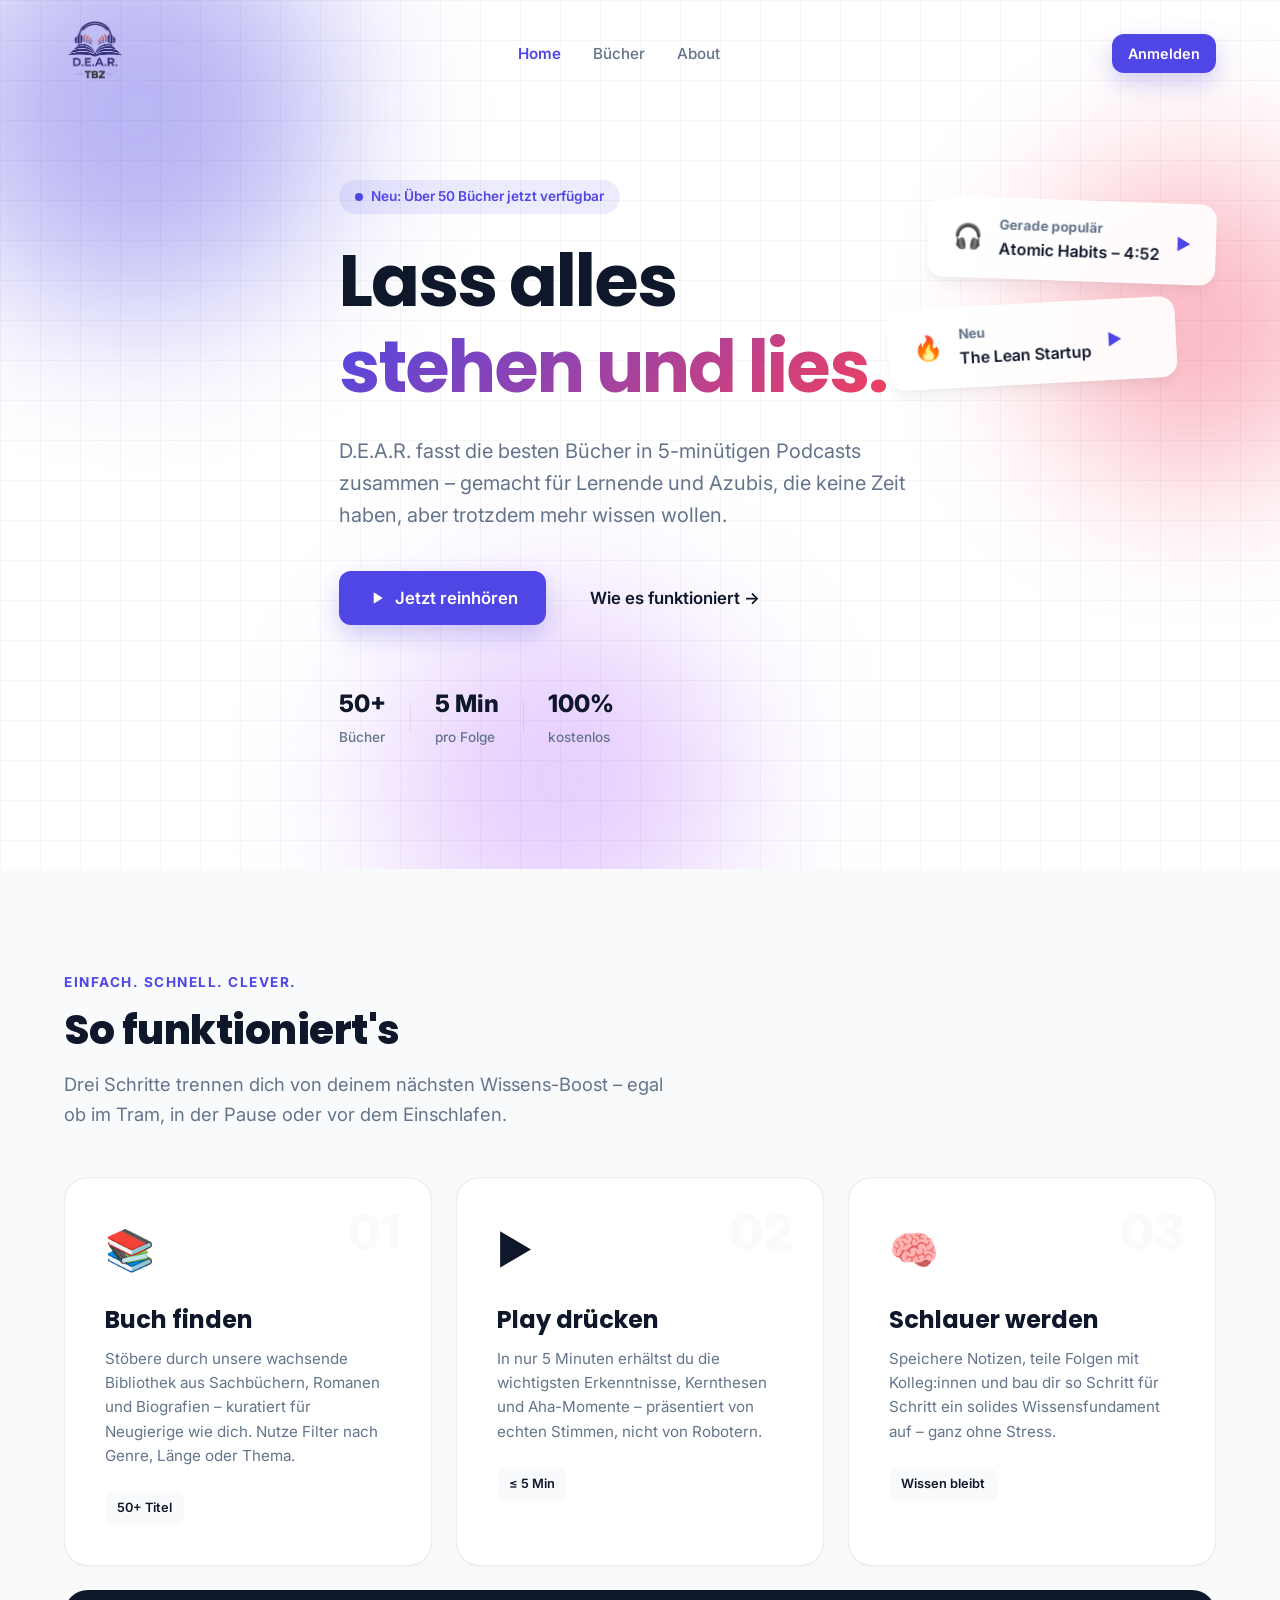
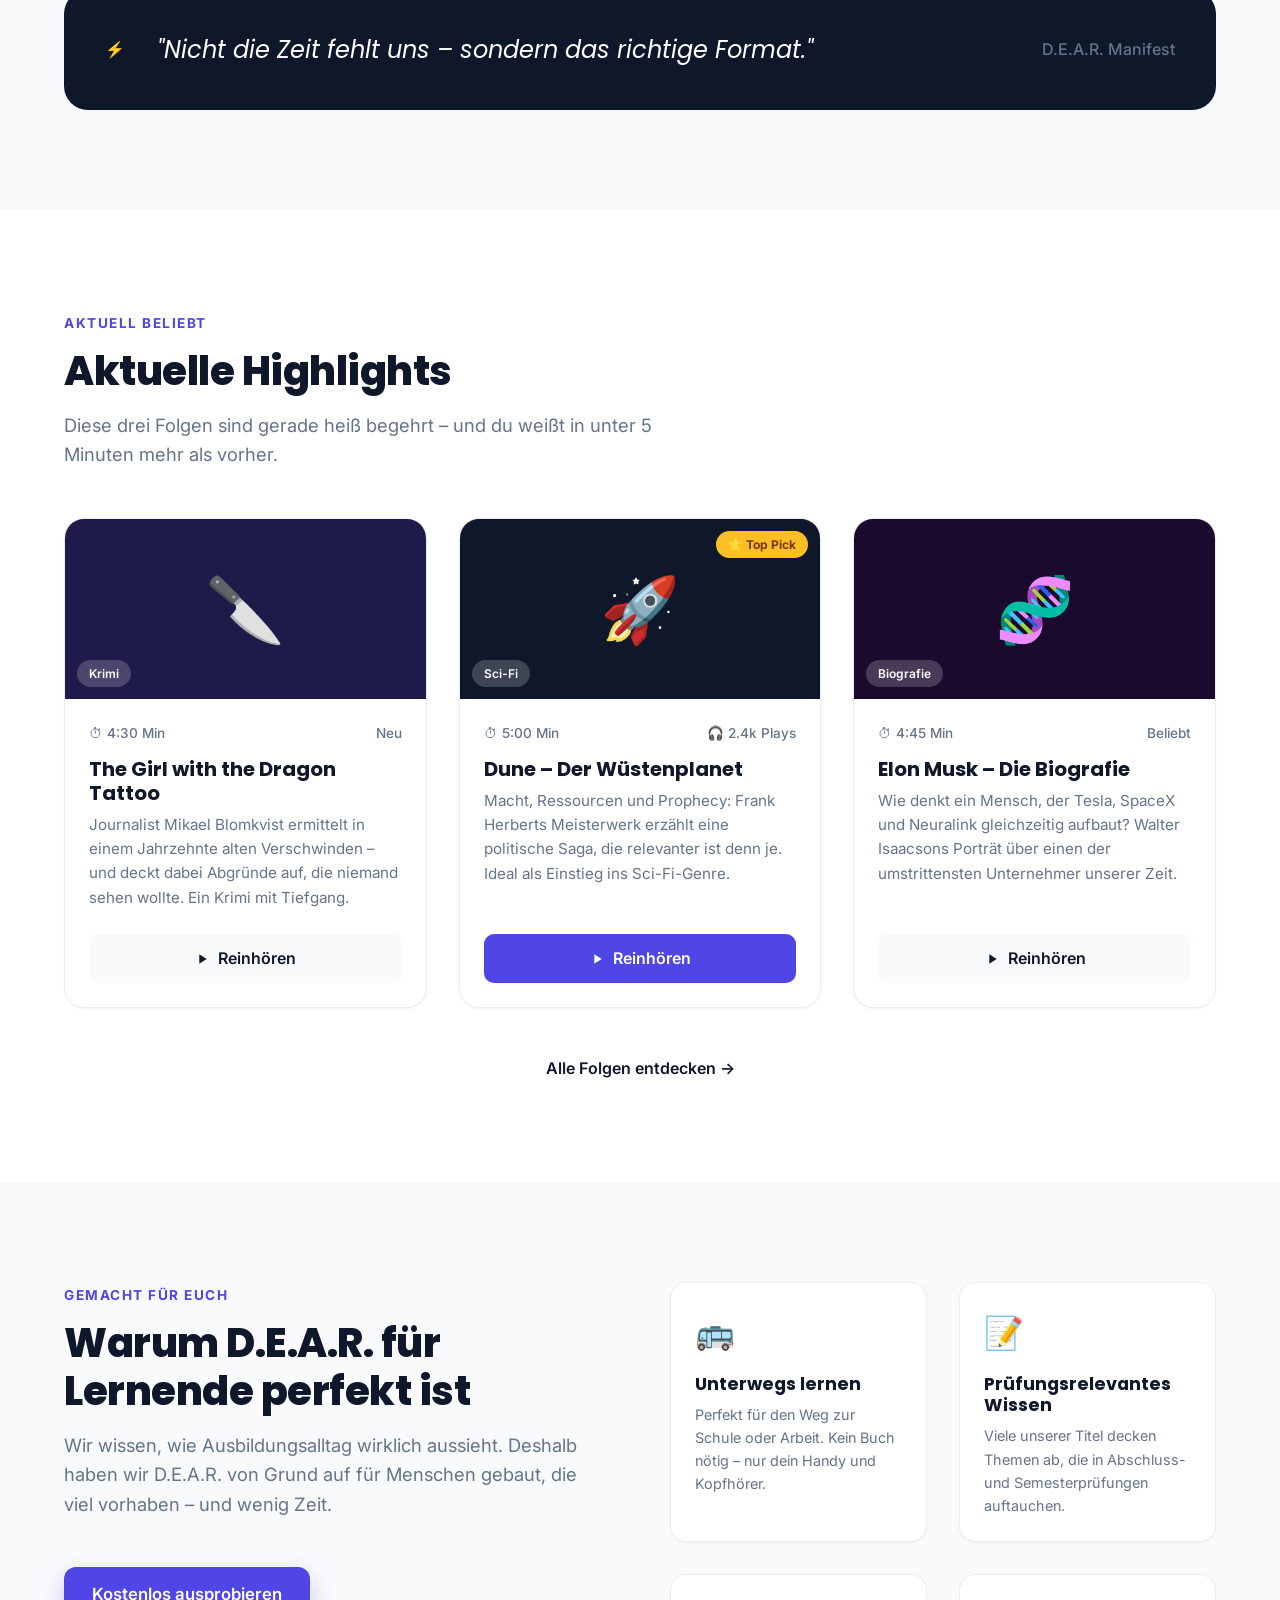
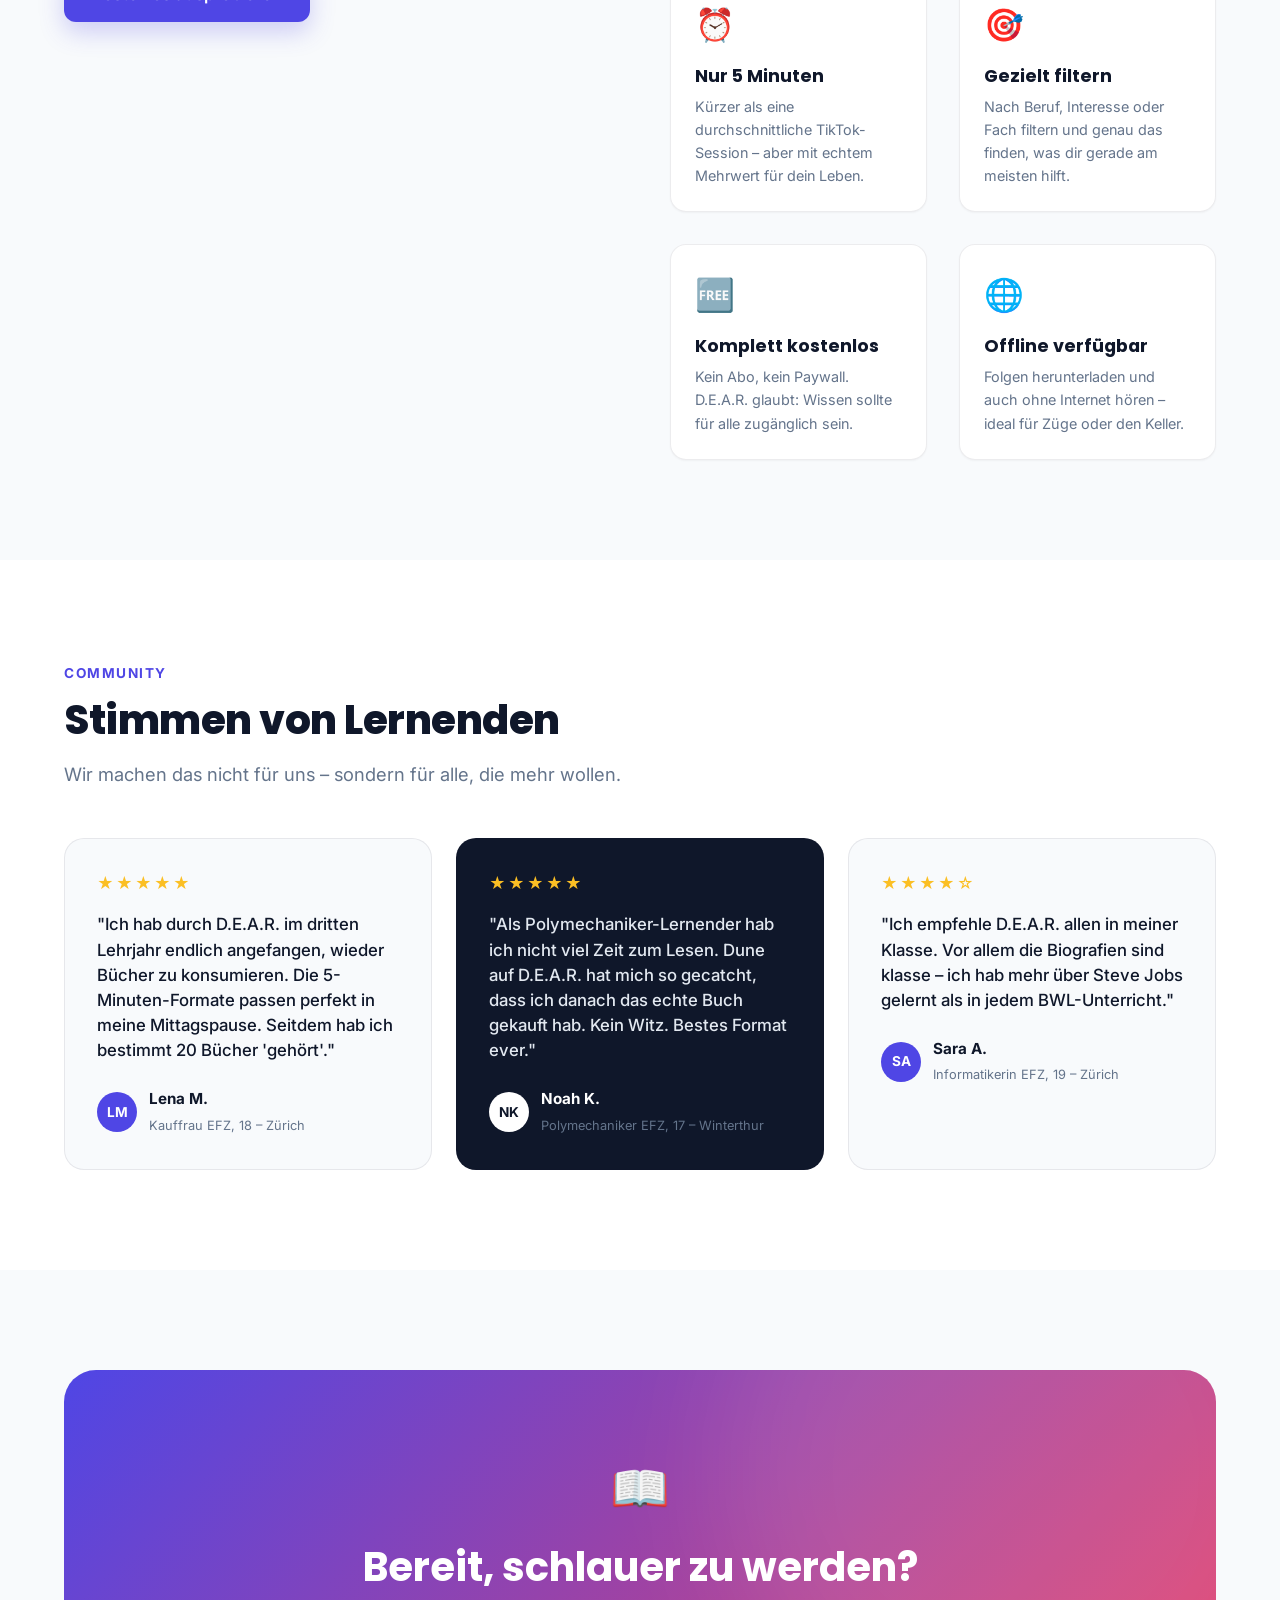
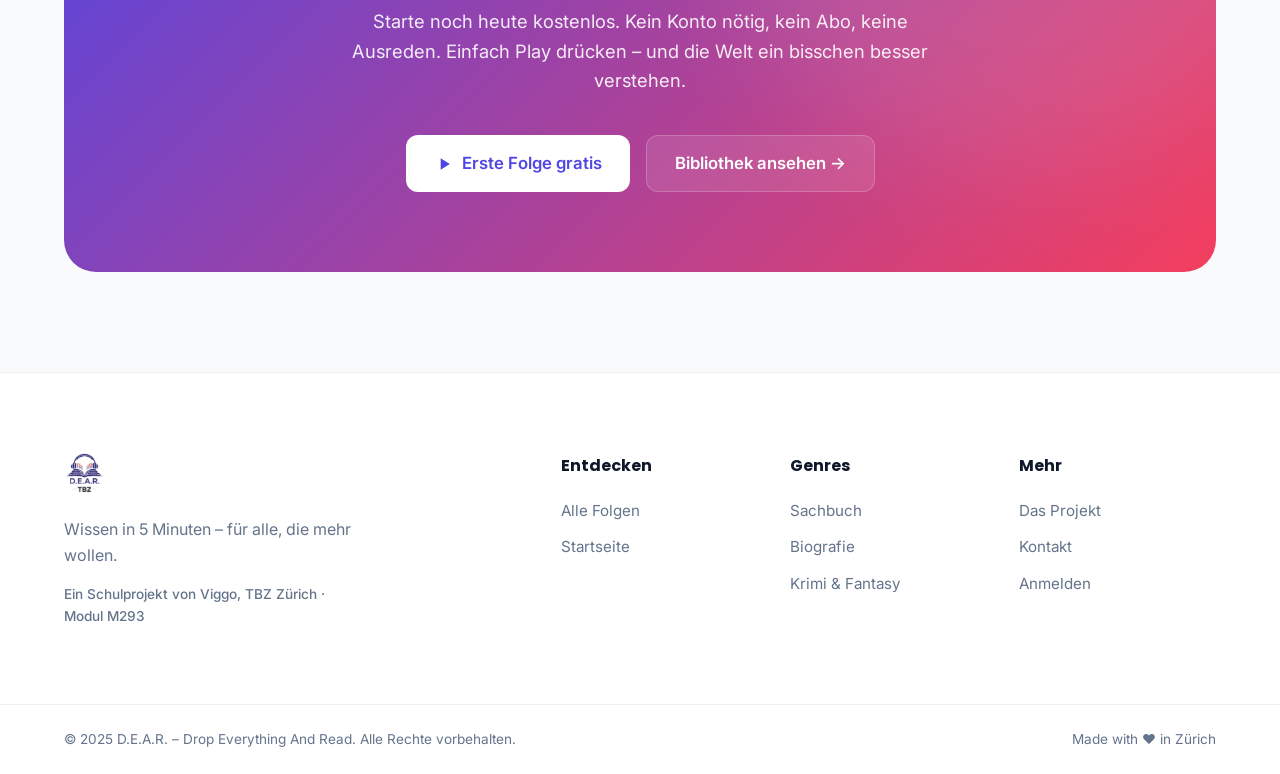
<file: index.html>
<!DOCTYPE html>
<html lang="de">
<head>
  <meta charset="UTF-8" />
  <meta name="viewport" content="width=device-width, initial-scale=1.0" />
  <title>D.E.A.R. – Drop Everything And Read</title>
  <link rel="preconnect" href="https://fonts.googleapis.com" />
  <link rel="preconnect" href="https://fonts.gstatic.com" crossorigin />
  <link href="https://fonts.googleapis.com/css2?family=Poppins:wght@400;600;700;800;900&family=Inter:wght@300;400;500;600&display=swap" rel="stylesheet" />
  <link rel="icon" type="image/png" href="d.e.a.r_logo.png" />
  <link rel="stylesheet" href="style.css" />
</head>
<body>

  <!-- ===== STICKY HEADER ===== -->
  <header class="site-header" id="site-header">
    <div class="header-inner container">
      <a href="index.html" class="logo-link">
        <img src="d.e.a.r_logo.png" alt="D.E.A.R. Logo" class="logo-img" />
      </a>
      <nav class="main-nav" aria-label="Hauptnavigation">
        <a href="index.html" class="nav-active">Home</a>
        <a href="buecher.html">Bücher</a>
        <a href="about.html">About</a>
      </nav>
      <a href="login/signup/login.html" class="btn btn-primary btn-sm">Anmelden</a>
    </div>
  </header>

  <main>

    <!-- ===== HERO SECTION ===== -->
    <section class="hero" id="hero">
      <!-- Animated background blobs -->
      <div class="blob blob-1" aria-hidden="true"></div>
      <div class="blob blob-2" aria-hidden="true"></div>
      <div class="blob blob-3" aria-hidden="true"></div>
      <div class="hero-grid-overlay" aria-hidden="true"></div>

      <div class="container hero-content">
        <div class="hero-badge fade-up">
          <span class="badge-dot"></span>
          Neu: Über 50 Bücher jetzt verfügbar
        </div>
        <h1 class="hero-headline fade-up delay-1">
          Lass alles<br />
          <span class="gradient-text">stehen und lies.</span>
        </h1>
        <p class="hero-sub fade-up delay-2">
          D.E.A.R. fasst die besten Bücher in 5-minütigen Podcasts zusammen –
          gemacht für Lernende und Azubis, die keine Zeit haben, aber trotzdem
          mehr wissen wollen.
        </p>
        <div class="hero-actions fade-up delay-3">
          <a href="#featured" class="btn btn-primary btn-lg">
            <svg width="20" height="20" viewBox="0 0 24 24" fill="currentColor" aria-hidden="true"><path d="M8 5v14l11-7z"/></svg>
            Jetzt reinhören
          </a>
          <a href="#how-it-works" class="btn btn-ghost btn-lg">Wie es funktioniert →</a>
        </div>
        <div class="hero-stats fade-up delay-4">
          <div class="stat">
            <span class="stat-num">50+</span>
            <span class="stat-label">Bücher</span>
          </div>
          <div class="stat-divider" aria-hidden="true"></div>
          <div class="stat">
            <span class="stat-num">5 Min</span>
            <span class="stat-label">pro Folge</span>
          </div>
          <div class="stat-divider" aria-hidden="true"></div>
          <div class="stat">
            <span class="stat-num">100%</span>
            <span class="stat-label">kostenlos</span>
          </div>
        </div>
      </div>

      <!-- Floating podcast card decoration -->
      <div class="hero-card-float fade-up delay-3" aria-hidden="true">
        <div class="float-card">
          <div class="float-card-icon">🎧</div>
          <div class="float-card-text">
            <strong>Gerade populär</strong>
            <span>Atomic Habits – 4:52</span>
          </div>
          <div class="float-card-play">▶</div>
        </div>
        <div class="float-card float-card-2">
          <div class="float-card-icon">🔥</div>
          <div class="float-card-text">
            <strong>Neu</strong>
            <span>The Lean Startup</span>
          </div>
          <div class="float-card-play">▶</div>
        </div>
      </div>
    </section>

    <!-- ===== HOW IT WORKS ===== -->
    <section class="how-it-works section-padding" id="how-it-works">
      <div class="container">
        <div class="section-label fade-up">Einfach. Schnell. Clever.</div>
        <h2 class="section-title fade-up delay-1">So funktioniert's</h2>
        <p class="section-sub fade-up delay-2">
          Drei Schritte trennen dich von deinem nächsten Wissens-Boost – egal ob im Tram, in der Pause oder vor dem Einschlafen.
        </p>

        <div class="bento-grid fade-up delay-2">
          <!-- Step 1 -->
          <div class="bento-card bento-main">
            <div class="step-number">01</div>
            <div class="bento-icon">📚</div>
            <h3>Buch finden</h3>
            <p>Stöbere durch unsere wachsende Bibliothek aus Sachbüchern, Romanen und Biografien – kuratiert für Neugierige wie dich. Nutze Filter nach Genre, Länge oder Thema.</p>
            <div class="bento-tag">50+ Titel</div>
          </div>

          <!-- Step 2 -->
          <div class="bento-card bento-secondary">
            <div class="step-number">02</div>
            <div class="bento-icon">▶️</div>
            <h3>Play drücken</h3>
            <p>In nur 5 Minuten erhältst du die wichtigsten Erkenntnisse, Kernthesen und Aha-Momente – präsentiert von echten Stimmen, nicht von Robotern.</p>
            <div class="bento-tag">≤ 5 Min</div>
          </div>

          <!-- Step 3 -->
          <div class="bento-card bento-accent">
            <div class="step-number">03</div>
            <div class="bento-icon">🧠</div>
            <h3>Schlauer werden</h3>
            <p>Speichere Notizen, teile Folgen mit Kolleg:innen und bau dir so Schritt für Schritt ein solides Wissensfundament auf – ganz ohne Stress.</p>
            <div class="bento-tag">Wissen bleibt</div>
          </div>

          <!-- Wide card -->
          <div class="bento-card bento-wide">
            <div class="bento-icon-sm">⚡</div>
            <p class="bento-quote">"Nicht die Zeit fehlt uns – sondern das richtige Format."</p>
            <span class="bento-author">D.E.A.R. Manifest</span>
          </div>
        </div>
      </div>
    </section>

    <!-- ===== FEATURED EPISODES ===== -->
    <section class="featured section-padding" id="featured">
      <div class="container">
        <div class="section-label fade-up">Aktuell beliebt</div>
        <h2 class="section-title fade-up delay-1">Aktuelle Highlights</h2>
        <p class="section-sub fade-up delay-2">
          Diese drei Folgen sind gerade heiß begehrt – und du weißt in unter 5 Minuten mehr als vorher.
        </p>

        <div class="episode-grid">
          <!-- Krimi Card -->
          <article class="episode-card fade-up delay-1">
            <div class="episode-cover" style="--cover-color: #1e1b4b;">
              <span class="episode-emoji">🔪</span>
              <div class="episode-genre-tag">Krimi</div>
            </div>
            <div class="episode-body">
              <div class="episode-meta">
                <span class="episode-dur">⏱ 4:30 Min</span>
                <span class="episode-new">Neu</span>
              </div>
              <h3 class="episode-title">The Girl with the Dragon Tattoo</h3>
              <p class="episode-desc">Journalist Mikael Blomkvist ermittelt in einem Jahrzehnte alten Verschwinden – und deckt dabei Abgründe auf, die niemand sehen wollte. Ein Krimi mit Tiefgang.</p>
              <a href="detail.html" class="btn btn-episode">
                <svg width="16" height="16" viewBox="0 0 24 24" fill="currentColor"><path d="M8 5v14l11-7z"/></svg>
                Reinhören
              </a>
            </div>
          </article>

          <!-- Sci-Fi Card -->
          <article class="episode-card episode-card-featured fade-up delay-2">
            <div class="episode-cover" style="--cover-color: #0f172a;">
              <span class="episode-emoji">🚀</span>
              <div class="episode-genre-tag">Sci-Fi</div>
              <div class="episode-featured-badge">⭐ Top Pick</div>
            </div>
            <div class="episode-body">
              <div class="episode-meta">
                <span class="episode-dur">⏱ 5:00 Min</span>
                <span class="episode-plays">🎧 2.4k Plays</span>
              </div>
              <h3 class="episode-title">Dune – Der Wüstenplanet</h3>
              <p class="episode-desc">Macht, Ressourcen und Prophecy: Frank Herberts Meisterwerk erzählt eine politische Saga, die relevanter ist denn je. Ideal als Einstieg ins Sci-Fi-Genre.</p>
              <a href="detail.html" class="btn btn-episode btn-episode-primary">
                <svg width="16" height="16" viewBox="0 0 24 24" fill="currentColor"><path d="M8 5v14l11-7z"/></svg>
                Reinhören
              </a>
            </div>
          </article>

          <!-- Biografie Card -->
          <article class="episode-card fade-up delay-3">
            <div class="episode-cover" style="--cover-color: #1a0a2e;">
              <span class="episode-emoji">🧬</span>
              <div class="episode-genre-tag">Biografie</div>
            </div>
            <div class="episode-body">
              <div class="episode-meta">
                <span class="episode-dur">⏱ 4:45 Min</span>
                <span class="episode-new">Beliebt</span>
              </div>
              <h3 class="episode-title">Elon Musk – Die Biografie</h3>
              <p class="episode-desc">Wie denkt ein Mensch, der Tesla, SpaceX und Neuralink gleichzeitig aufbaut? Walter Isaacsons Porträt über einen der umstrittensten Unternehmer unserer Zeit.</p>
              <a href="detail.html" class="btn btn-episode">
                <svg width="16" height="16" viewBox="0 0 24 24" fill="currentColor"><path d="M8 5v14l11-7z"/></svg>
                Reinhören
              </a>
            </div>
          </article>
        </div>

        <div class="featured-cta fade-up">
          <a href="buecher.html" class="btn btn-ghost">Alle Folgen entdecken →</a>
        </div>
      </div>
    </section>

    <!-- ===== BENEFITS ===== -->
    <section class="benefits section-padding" id="benefits">
      <div class="container">
        <div class="benefits-inner">
          <div class="benefits-text fade-up">
            <div class="section-label">Gemacht für euch</div>
            <h2 class="section-title">Warum D.E.A.R. für Lernende perfekt ist</h2>
            <p class="section-sub">
              Wir wissen, wie Ausbildungsalltag wirklich aussieht. Deshalb haben wir D.E.A.R. von Grund auf für Menschen gebaut, die viel vorhaben – und wenig Zeit.
            </p>
            <a href="#cta" class="btn btn-primary btn-lg">Kostenlos ausprobieren</a>
          </div>

          <div class="benefits-grid fade-up delay-2">
            <div class="benefit-item">
              <div class="benefit-icon">🚌</div>
              <div>
                <h4>Unterwegs lernen</h4>
                <p>Perfekt für den Weg zur Schule oder Arbeit. Kein Buch nötig – nur dein Handy und Kopfhörer.</p>
              </div>
            </div>
            <div class="benefit-item">
              <div class="benefit-icon">📝</div>
              <div>
                <h4>Prüfungsrelevantes Wissen</h4>
                <p>Viele unserer Titel decken Themen ab, die in Abschluss- und Semesterprüfungen auftauchen.</p>
              </div>
            </div>
            <div class="benefit-item">
              <div class="benefit-icon">⏰</div>
              <div>
                <h4>Nur 5 Minuten</h4>
                <p>Kürzer als eine durchschnittliche TikTok-Session – aber mit echtem Mehrwert für dein Leben.</p>
              </div>
            </div>
            <div class="benefit-item">
              <div class="benefit-icon">🎯</div>
              <div>
                <h4>Gezielt filtern</h4>
                <p>Nach Beruf, Interesse oder Fach filtern und genau das finden, was dir gerade am meisten hilft.</p>
              </div>
            </div>
            <div class="benefit-item">
              <div class="benefit-icon">🆓</div>
              <div>
                <h4>Komplett kostenlos</h4>
                <p>Kein Abo, kein Paywall. D.E.A.R. glaubt: Wissen sollte für alle zugänglich sein.</p>
              </div>
            </div>
            <div class="benefit-item">
              <div class="benefit-icon">🌐</div>
              <div>
                <h4>Offline verfügbar</h4>
                <p>Folgen herunterladen und auch ohne Internet hören – ideal für Züge oder den Keller.</p>
              </div>
            </div>
          </div>
        </div>
      </div>
    </section>

    <!-- ===== TESTIMONIALS ===== -->
    <section class="testimonials section-padding" id="testimonials">
      <div class="container">
        <div class="section-label fade-up">Community</div>
        <h2 class="section-title fade-up delay-1">Stimmen von Lernenden</h2>
        <p class="section-sub fade-up delay-2">Wir machen das nicht für uns – sondern für alle, die mehr wollen.</p>

        <div class="testimonials-grid">
          <div class="testimonial-card fade-up delay-1">
            <div class="stars" aria-label="5 von 5 Sternen">★★★★★</div>
            <blockquote>
              "Ich hab durch D.E.A.R. im dritten Lehrjahr endlich angefangen, wieder Bücher zu konsumieren. Die 5-Minuten-Formate passen perfekt in meine Mittagspause. Seitdem hab ich bestimmt 20 Bücher 'gehört'."
            </blockquote>
            <div class="testimonial-author">
              <div class="author-avatar">LM</div>
              <div>
                <strong>Lena M.</strong>
                <span>Kauffrau EFZ, 18 – Zürich</span>
              </div>
            </div>
          </div>

          <div class="testimonial-card testimonial-card-featured fade-up delay-2">
            <div class="stars" aria-label="5 von 5 Sternen">★★★★★</div>
            <blockquote>
              "Als Polymechaniker-Lernender hab ich nicht viel Zeit zum Lesen. Dune auf D.E.A.R. hat mich so gecatcht, dass ich danach das echte Buch gekauft hab. Kein Witz. Bestes Format ever."
            </blockquote>
            <div class="testimonial-author">
              <div class="author-avatar">NK</div>
              <div>
                <strong>Noah K.</strong>
                <span>Polymechaniker EFZ, 17 – Winterthur</span>
              </div>
            </div>
          </div>

          <div class="testimonial-card fade-up delay-3">
            <div class="stars" aria-label="4 von 5 Sternen">★★★★☆</div>
            <blockquote>
              "Ich empfehle D.E.A.R. allen in meiner Klasse. Vor allem die Biografien sind klasse – ich hab mehr über Steve Jobs gelernt als in jedem BWL-Unterricht."
            </blockquote>
            <div class="testimonial-author">
              <div class="author-avatar">SA</div>
              <div>
                <strong>Sara A.</strong>
                <span>Informatikerin EFZ, 19 – Zürich</span>
              </div>
            </div>
          </div>
        </div>
      </div>
    </section>

    <!-- ===== BOTTOM CTA ===== -->
    <section class="bottom-cta section-padding" id="cta">
      <div class="container">
        <div class="cta-box fade-up">
          <div class="cta-blob" aria-hidden="true"></div>
          <div class="cta-content">
            <div class="cta-emoji">📖</div>
            <h2>Bereit, schlauer zu werden?</h2>
            <p>
              Starte noch heute kostenlos. Kein Konto nötig, kein Abo, keine Ausreden.
              Einfach Play drücken – und die Welt ein bisschen besser verstehen.
            </p>
            <div class="cta-actions">
              <a href="detail.html" class="btn btn-white btn-lg">
                <svg width="20" height="20" viewBox="0 0 24 24" fill="currentColor"><path d="M8 5v14l11-7z"/></svg>
                Erste Folge gratis
              </a>
              <a href="#featured" class="btn btn-ghost-white btn-lg">Bibliothek ansehen →</a>
            </div>
          </div>
        </div>
      </div>
    </section>

  </main>

  <!-- ===== FOOTER ===== -->
  <footer class="site-footer">
    <div class="container footer-inner">
      <div class="footer-brand">
        <img src="d.e.a.r_logo.png" alt="D.E.A.R. Logo" class="logo-img logo-img-sm" />
        <p>Wissen in 5 Minuten – für alle, die mehr wollen.</p>
        <p class="footer-small">Ein Schulprojekt von Viggo, TBZ Zürich · Modul M293</p>
      </div>
      <nav class="footer-nav" aria-label="Footer-Navigation">
        <div class="footer-col">
          <strong>Entdecken</strong>
          <a href="buecher.html">Alle Folgen</a>
          <a href="index.html">Startseite</a>
        </div>
        <div class="footer-col">
          <strong>Genres</strong>
          <a href="buecher.html">Sachbuch</a>
          <a href="buecher.html">Biografie</a>
          <a href="buecher.html">Krimi &amp; Fantasy</a>
        </div>
        <div class="footer-col">
          <strong>Mehr</strong>
          <a href="about.html">Das Projekt</a>
          <a href="about.html">Kontakt</a>
          <a href="login/signup/login.html">Anmelden</a>
        </div>
      </nav>
    </div>
    <div class="footer-bottom">
      <div class="container">
        <span>© 2025 D.E.A.R. – Drop Everything And Read. Alle Rechte vorbehalten.</span>
        <span>Made with ❤️ in Zürich</span>
      </div>
    </div>
  </footer>

  <!-- Toast Container -->
  <div id="toast-container" class="toast-container"></div>

  <script>
    // Scroll-triggered fade-up animations
    const observer = new IntersectionObserver((entries) => {
      entries.forEach(entry => {
        if (entry.isIntersecting) {
          entry.target.classList.add('visible');
        }
      });
    }, { threshold: 0.12, rootMargin: '0px 0px -40px 0px' });

    document.querySelectorAll('.fade-up').forEach(el => observer.observe(el));

    // Glassmorphism header on scroll
    const header = document.getElementById('site-header');
    window.addEventListener('scroll', () => {
      header.classList.toggle('scrolled', window.scrollY > 30);
    });

    // Auth-aware header button
    (function() {
      const user = JSON.parse(localStorage.getItem('dearCurrentUser') || 'null');
      const authBtn = document.querySelector('.header-inner .btn-primary');
      if (user && authBtn) {
        authBtn.textContent = 'Dashboard';
        authBtn.href = 'dashboard.html';
      }
    })();
  </script>
</body>
</html>
</file>
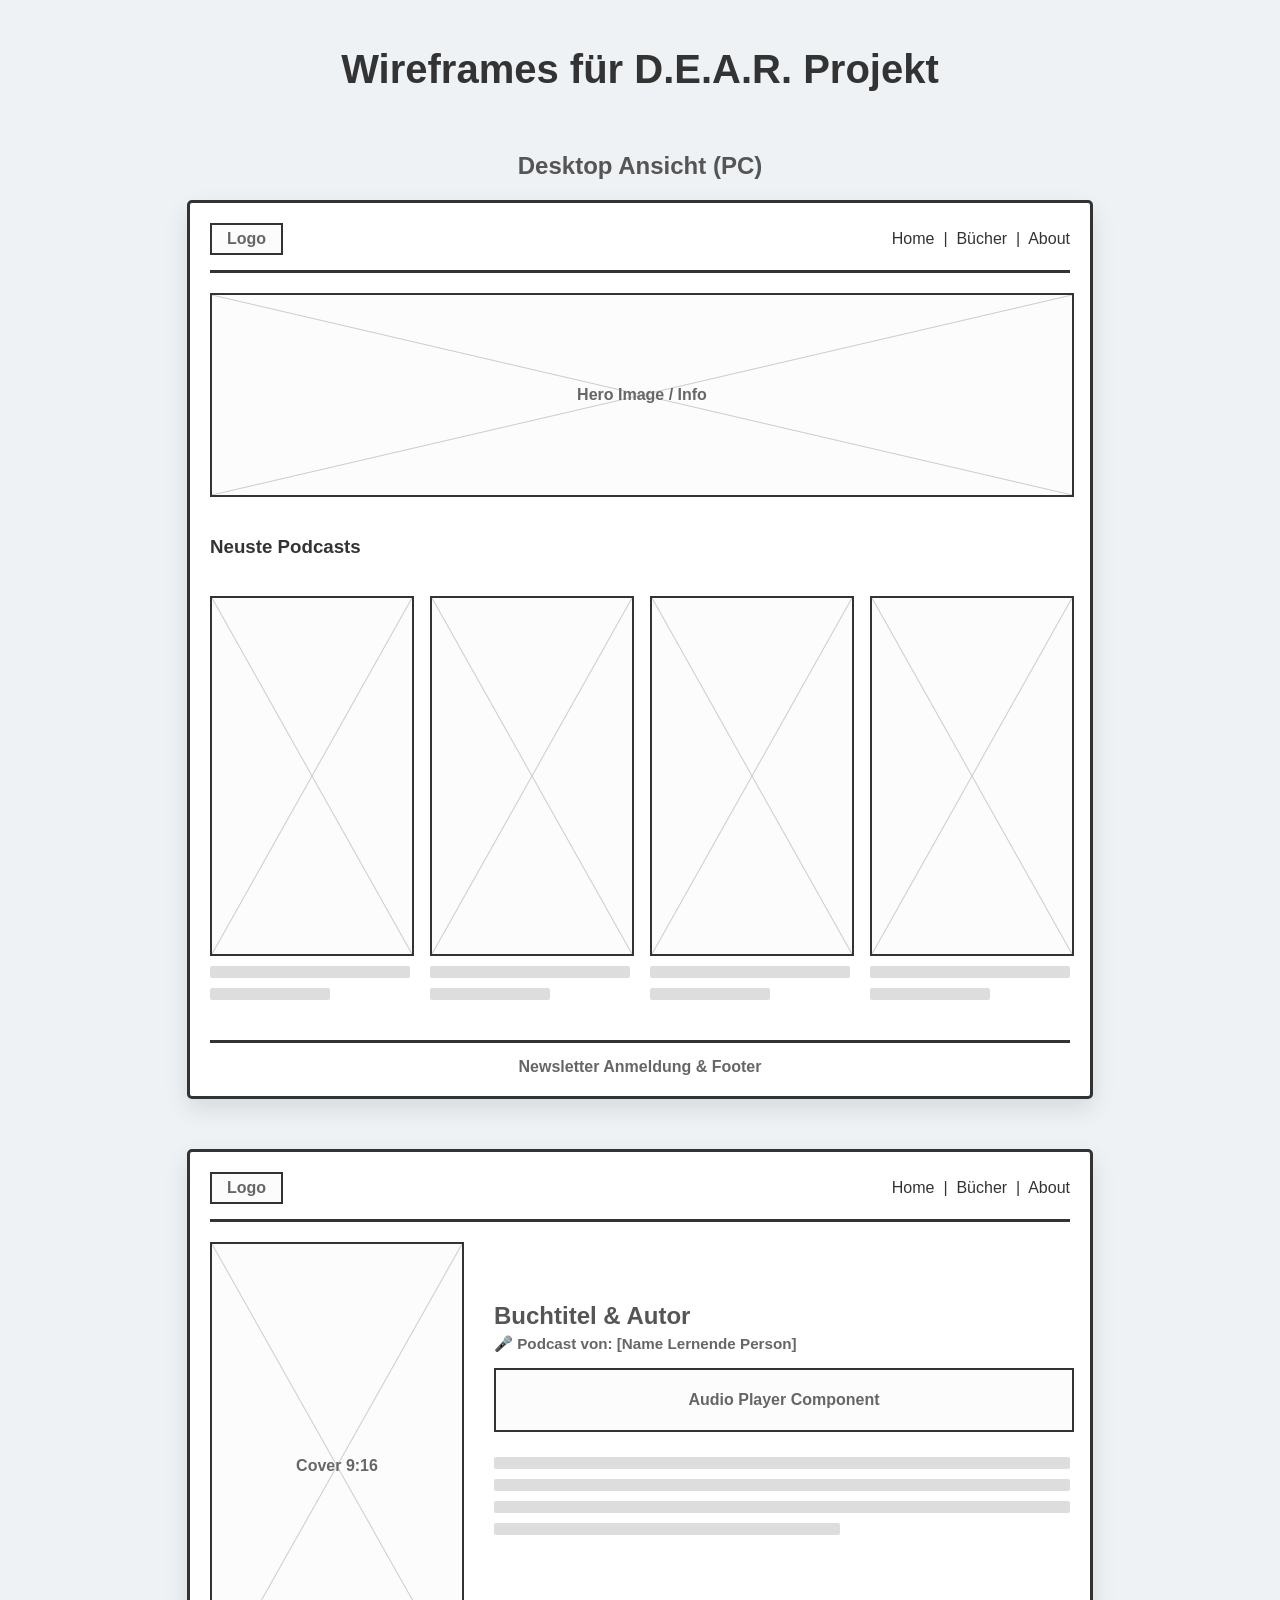
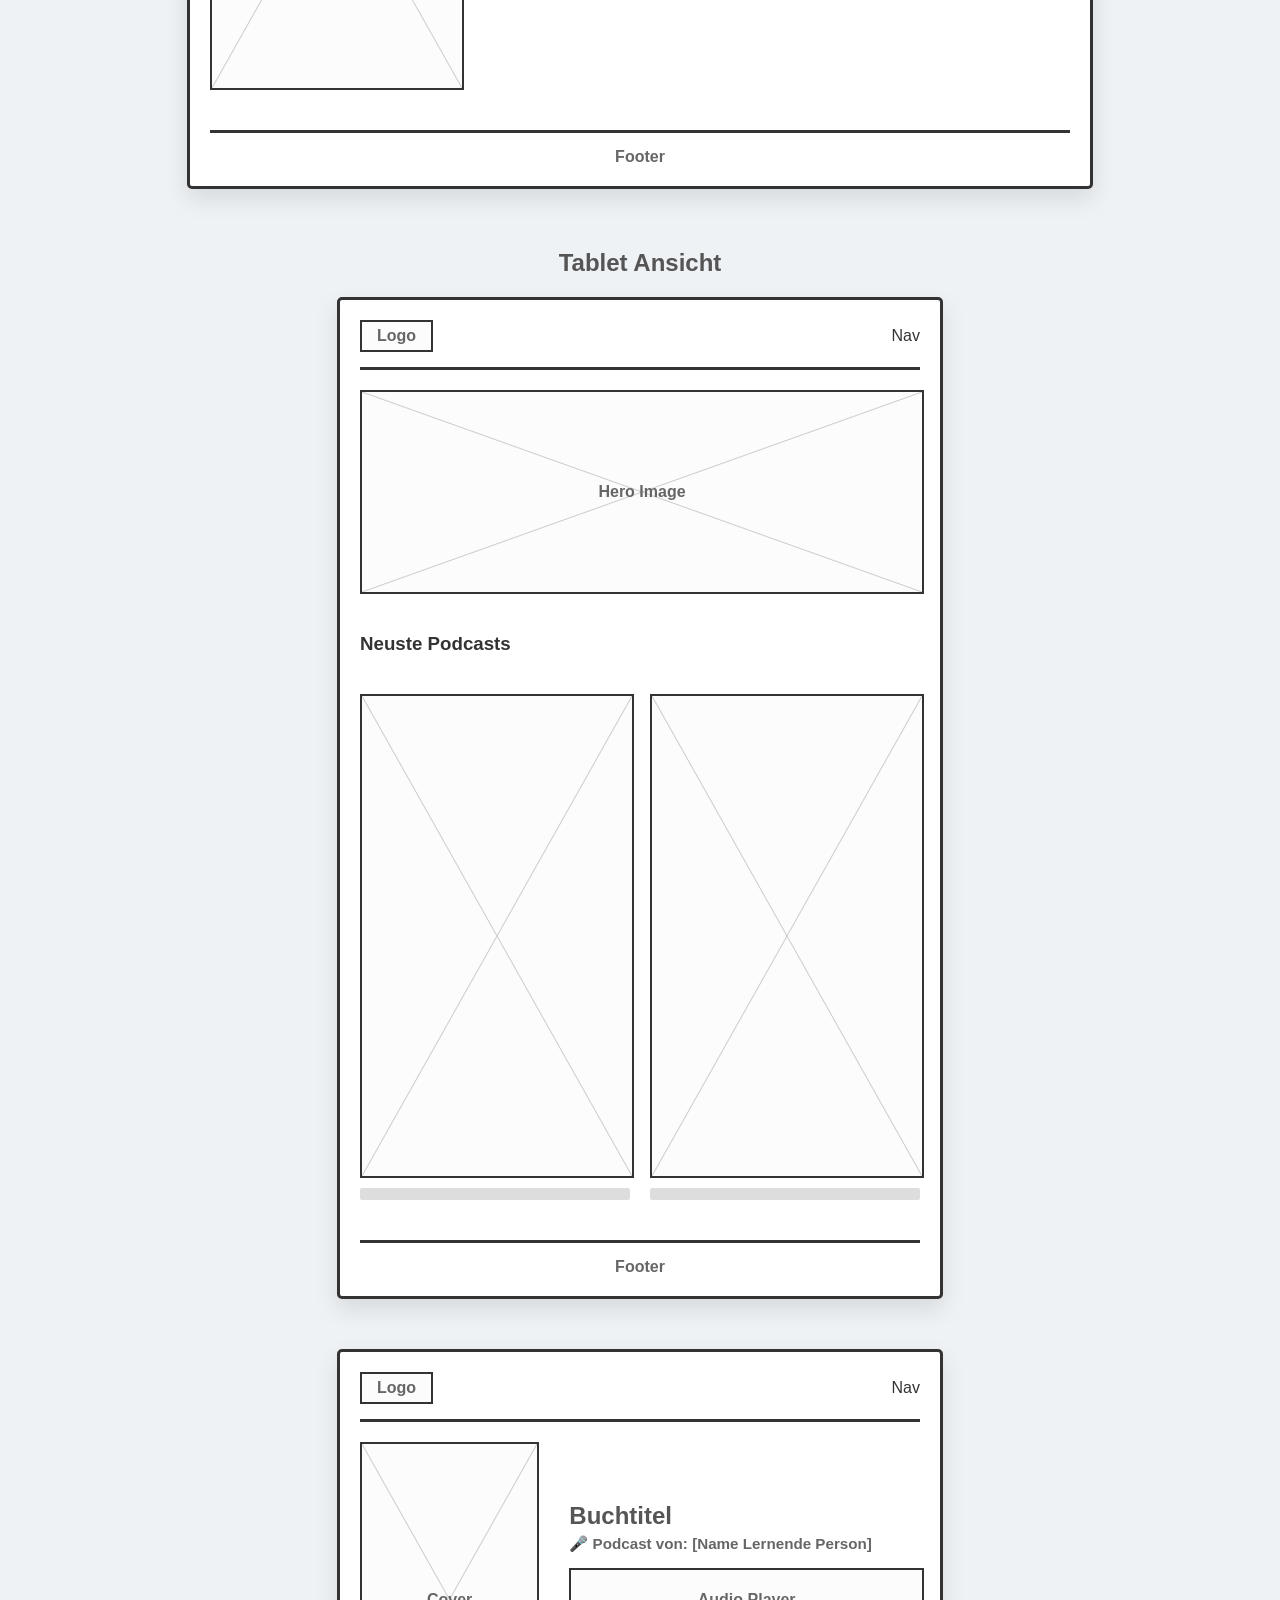
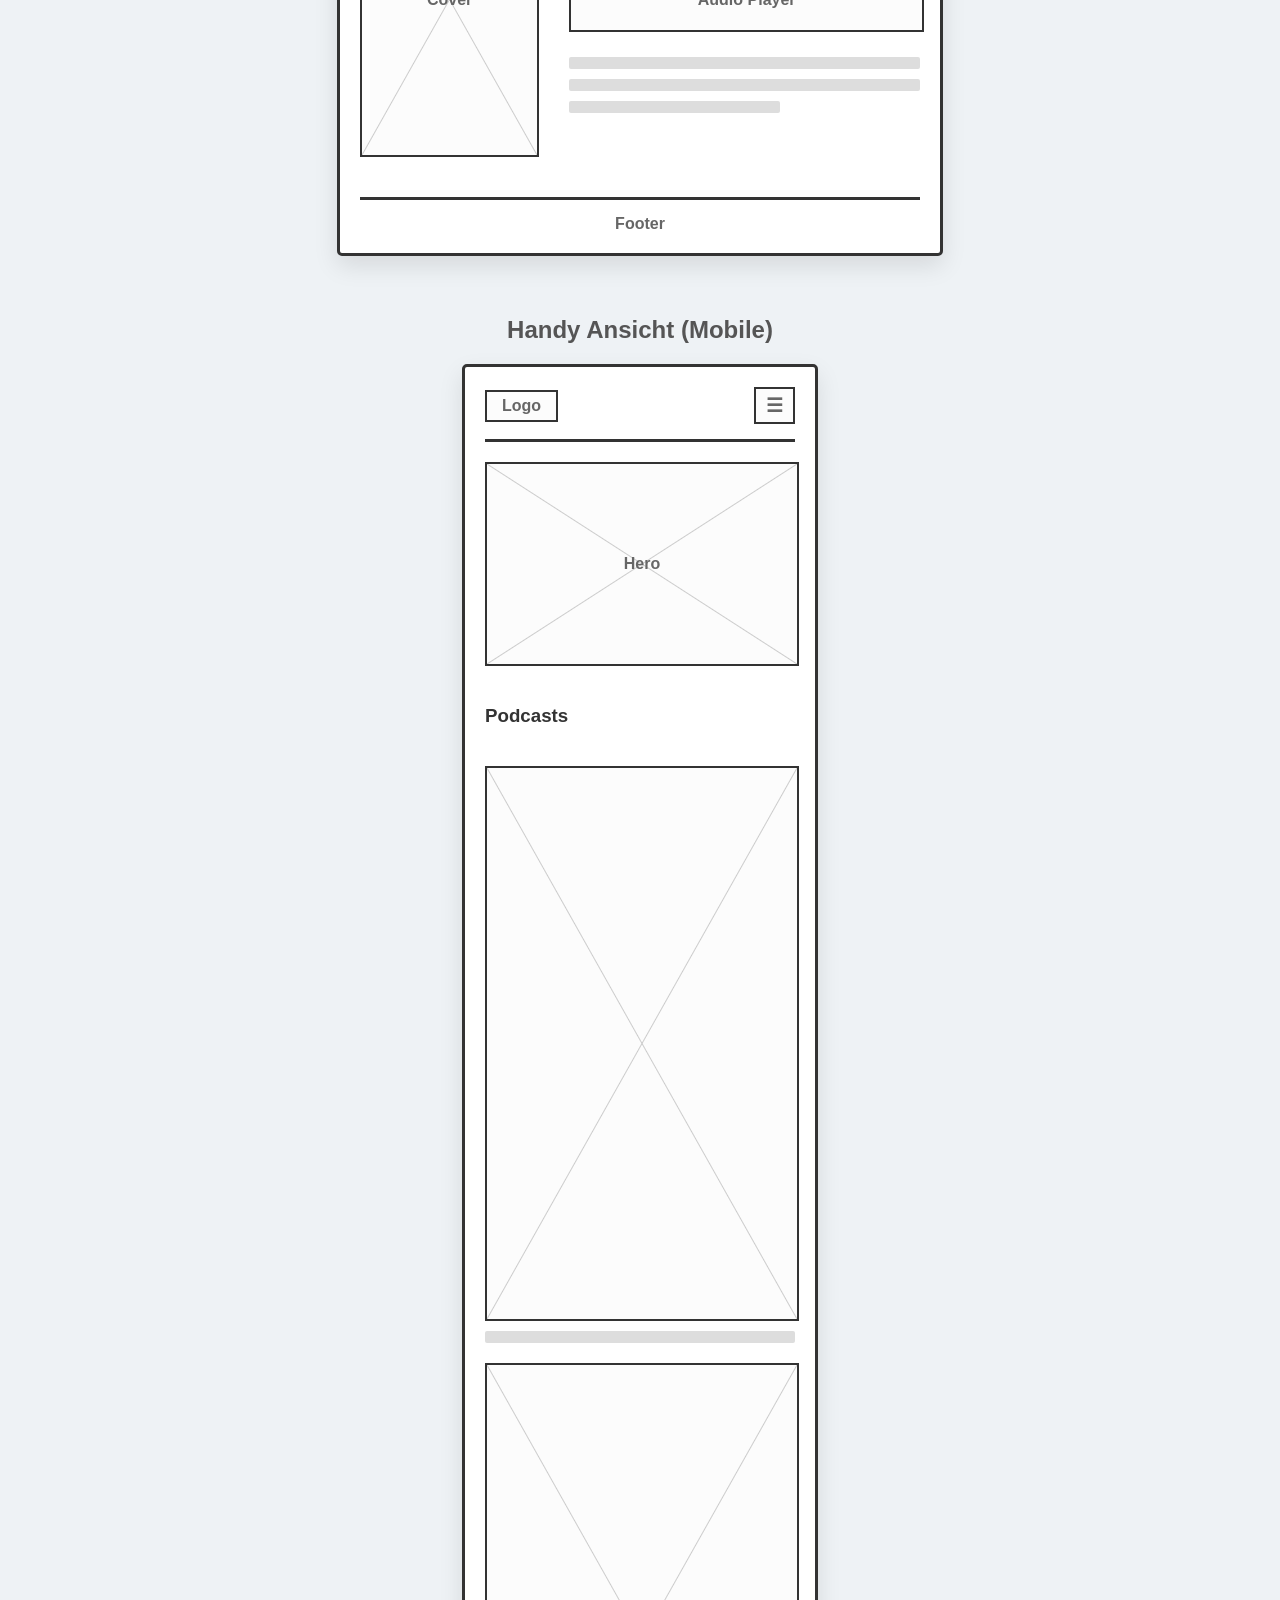
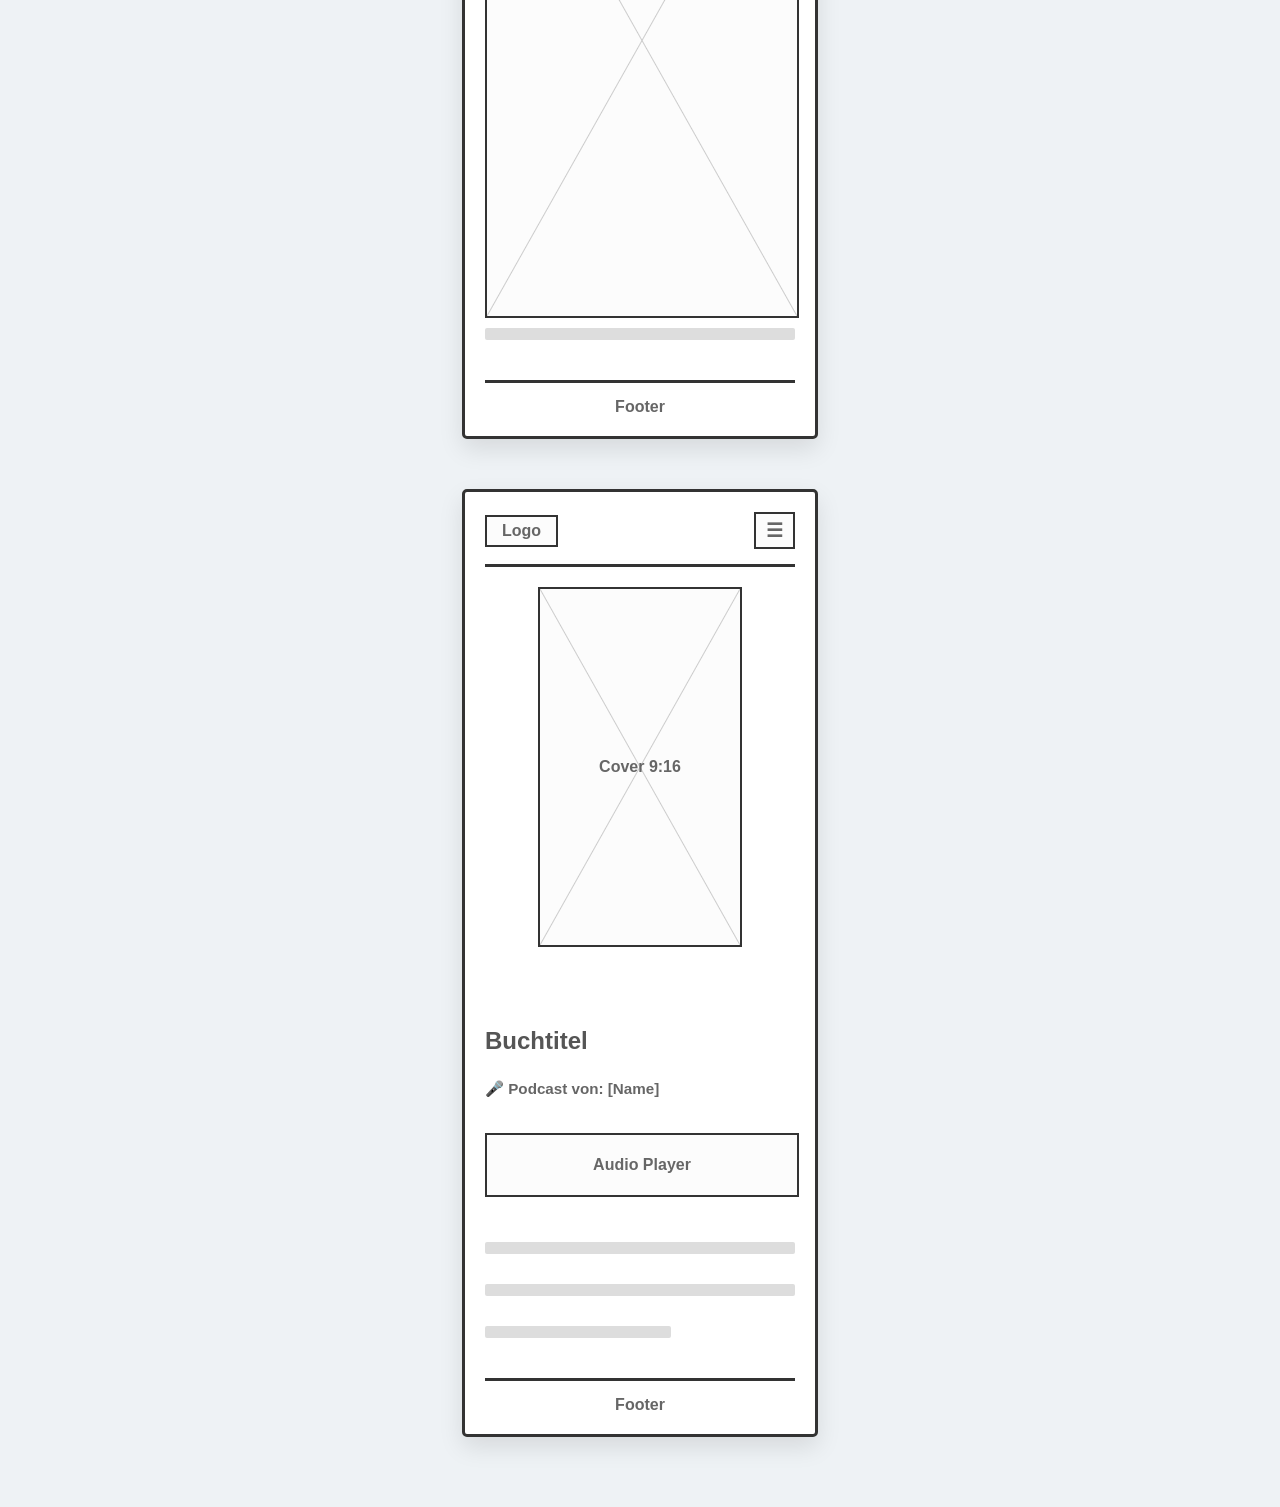
<file: docs/Wireframes_M293/index.html>
<!DOCTYPE html>
<html lang="de">
<head>
    <meta charset="UTF-8">
    <meta name="viewport" content="width=device-width, initial-scale=1.0">
    <title>Wireframes D.E.A.R. Projekt</title>
    <link rel="stylesheet" href="style.css">
</head>
<body>
    <h1>Wireframes für D.E.A.R. Projekt</h1>

    <h2>Desktop Ansicht (PC)</h2>
    
    <div class="device pc">
        <div class="w-page">
            <div class="w-header">
                <div class="w-box logo">Logo</div>
                <div class="w-nav">Home &nbsp;|&nbsp; Bücher &nbsp;|&nbsp; About</div>
            </div>
            <div class="w-box image-box hero">Hero Image / Info</div>
            <h3>Neuste Podcasts</h3>
            <div class="w-grid pc-grid">
                <div class="w-card"><div class="w-box image-box portrait"></div><div class="w-line"></div><div class="w-line short"></div></div>
                <div class="w-card"><div class="w-box image-box portrait"></div><div class="w-line"></div><div class="w-line short"></div></div>
                <div class="w-card"><div class="w-box image-box portrait"></div><div class="w-line"></div><div class="w-line short"></div></div>
                <div class="w-card"><div class="w-box image-box portrait"></div><div class="w-line"></div><div class="w-line short"></div></div>
            </div>
            <div class="w-footer">Newsletter Anmeldung & Footer</div>
        </div>
    </div>

    <div class="device pc">
        <div class="w-page">
            <div class="w-header">
                <div class="w-box logo">Logo</div>
                <div class="w-nav">Home &nbsp;|&nbsp; Bücher &nbsp;|&nbsp; About</div>
            </div>
            <div class="detail-layout">
                <div class="w-box image-box portrait cover">Cover 9:16</div>
                <div class="detail-content">
                    <h2>Buchtitel & Autor</h2>
                    <div class="podcast-author">🎤 Podcast von: [Name Lernende Person]</div>
                    <div class="w-box audio-player">Audio Player Component</div>
                    <div class="w-line"></div>
                    <div class="w-line"></div>
                    <div class="w-line"></div>
                    <div class="w-line short"></div>
                </div>
            </div>
            <div class="w-footer">Footer</div>
        </div>
    </div>

    <h2>Tablet Ansicht</h2>
    
    <div class="device tablet">
        <div class="w-page">
            <div class="w-header">
                <div class="w-box logo">Logo</div>
                <div class="w-nav">Nav</div>
            </div>
            <div class="w-box image-box hero">Hero Image</div>
            <h3>Neuste Podcasts</h3>
            <div class="w-grid tablet-grid">
                <div class="w-card"><div class="w-box image-box portrait"></div><div class="w-line"></div></div>
                <div class="w-card"><div class="w-box image-box portrait"></div><div class="w-line"></div></div>
            </div>
            <div class="w-footer">Footer</div>
        </div>
    </div>

    <div class="device tablet">
        <div class="w-page">
            <div class="w-header">
                <div class="w-box logo">Logo</div>
                <div class="w-nav">Nav</div>
            </div>
            <div class="detail-layout">
                <div class="w-box image-box portrait cover">Cover</div>
                <div class="detail-content">
                    <h2>Buchtitel</h2>
                    <div class="podcast-author">🎤 Podcast von: [Name Lernende Person]</div>
                    <div class="w-box audio-player">Audio Player</div>
                    <div class="w-line"></div>
                    <div class="w-line"></div>
                    <div class="w-line short"></div>
                </div>
            </div>
            <div class="w-footer">Footer</div>
        </div>
    </div>

    <h2>Handy Ansicht (Mobile)</h2>
    
    <div class="device mobile">
        <div class="w-page">
            <div class="w-header">
                <div class="w-box logo">Logo</div>
                <div class="w-box burger-menu">☰</div>
            </div>
            <div class="w-box image-box hero">Hero</div>
            <h3>Podcasts</h3>
            <div class="w-grid mobile-grid">
                <div class="w-card"><div class="w-box image-box portrait"></div><div class="w-line"></div></div>
                <div class="w-card"><div class="w-box image-box portrait"></div><div class="w-line"></div></div>
            </div>
            <div class="w-footer">Footer</div>
        </div>
    </div>

    <div class="device mobile">
        <div class="w-page">
            <div class="w-header">
                <div class="w-box logo">Logo</div>
                <div class="w-box burger-menu">☰</div>
            </div>
            <div class="w-box image-box portrait cover-mobile">Cover 9:16</div>
            <h2>Buchtitel</h2>
            <div class="podcast-author">🎤 Podcast von: [Name]</div>
            <div class="w-box audio-player">Audio Player</div>
            <div class="w-line"></div>
            <div class="w-line"></div>
            <div class="w-line short"></div>
            <div class="w-footer">Footer</div>
        </div>
    </div>

</body>
</html>
</file>
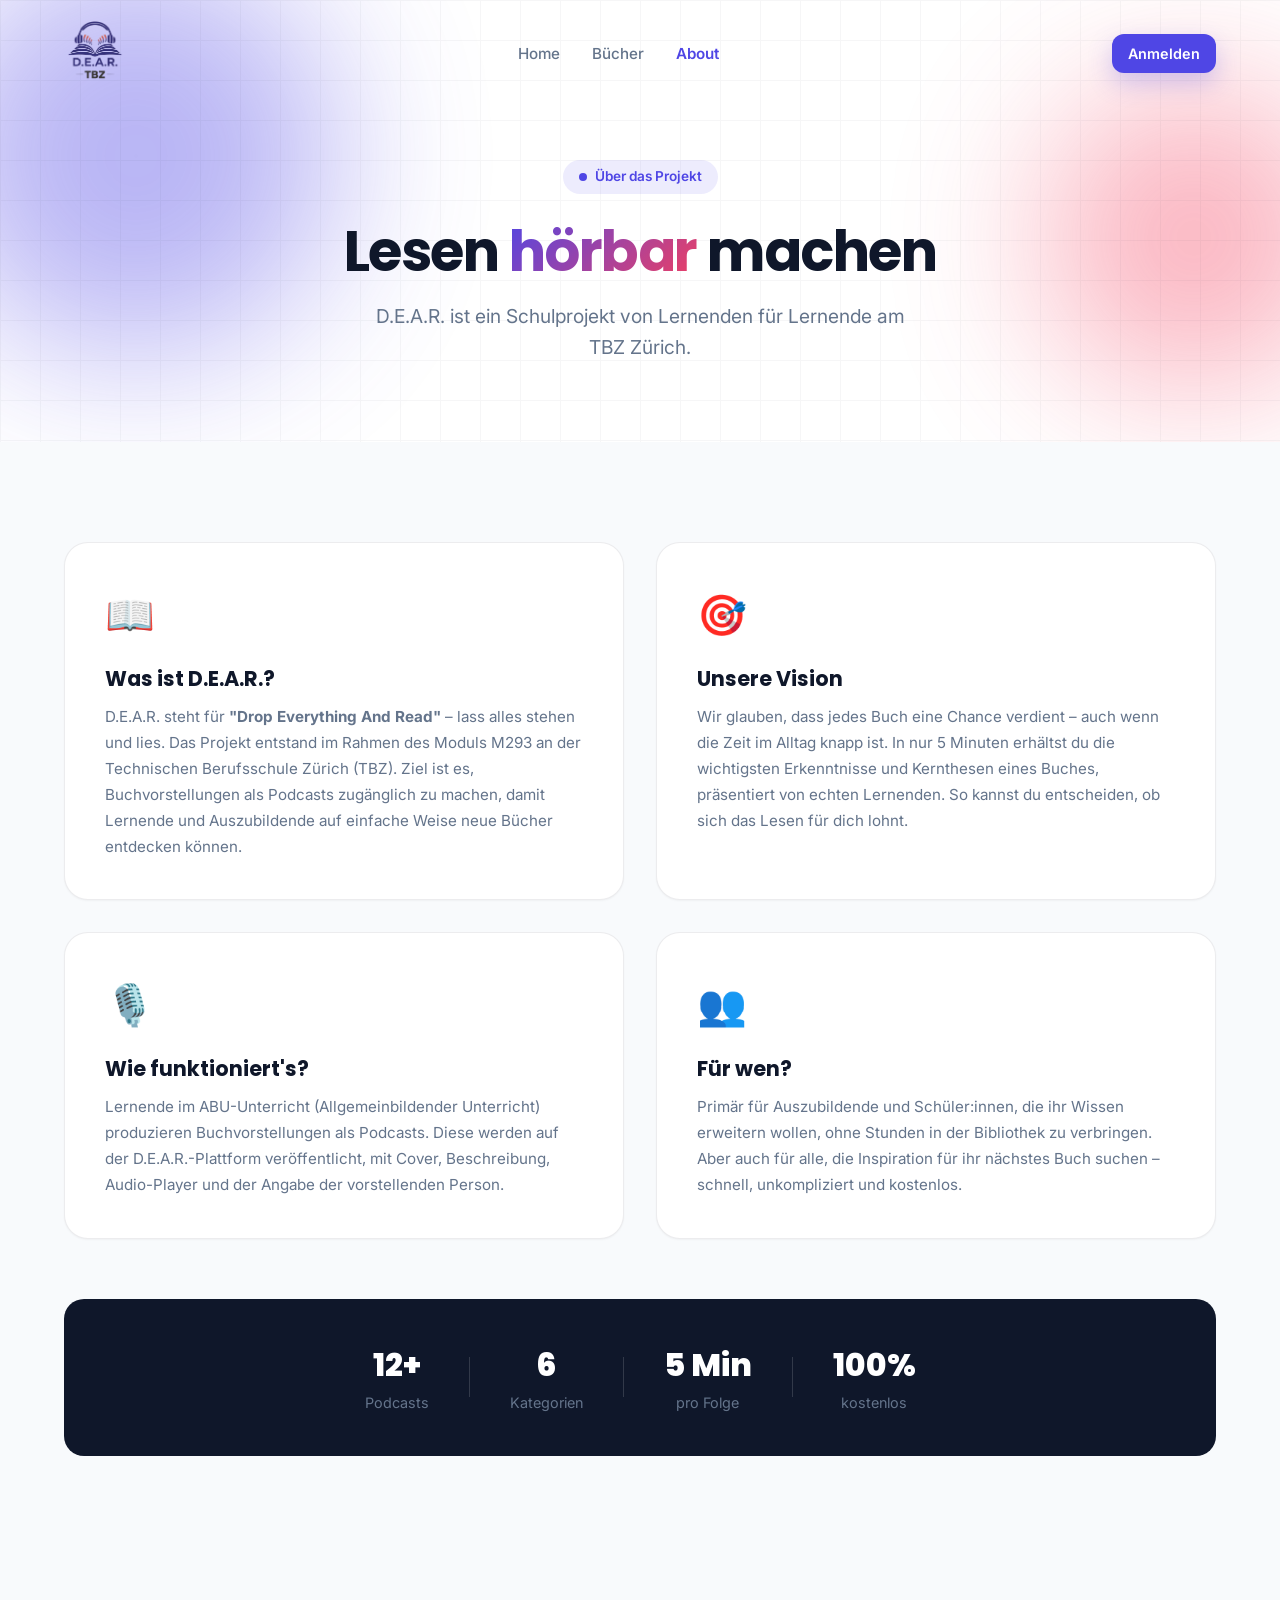
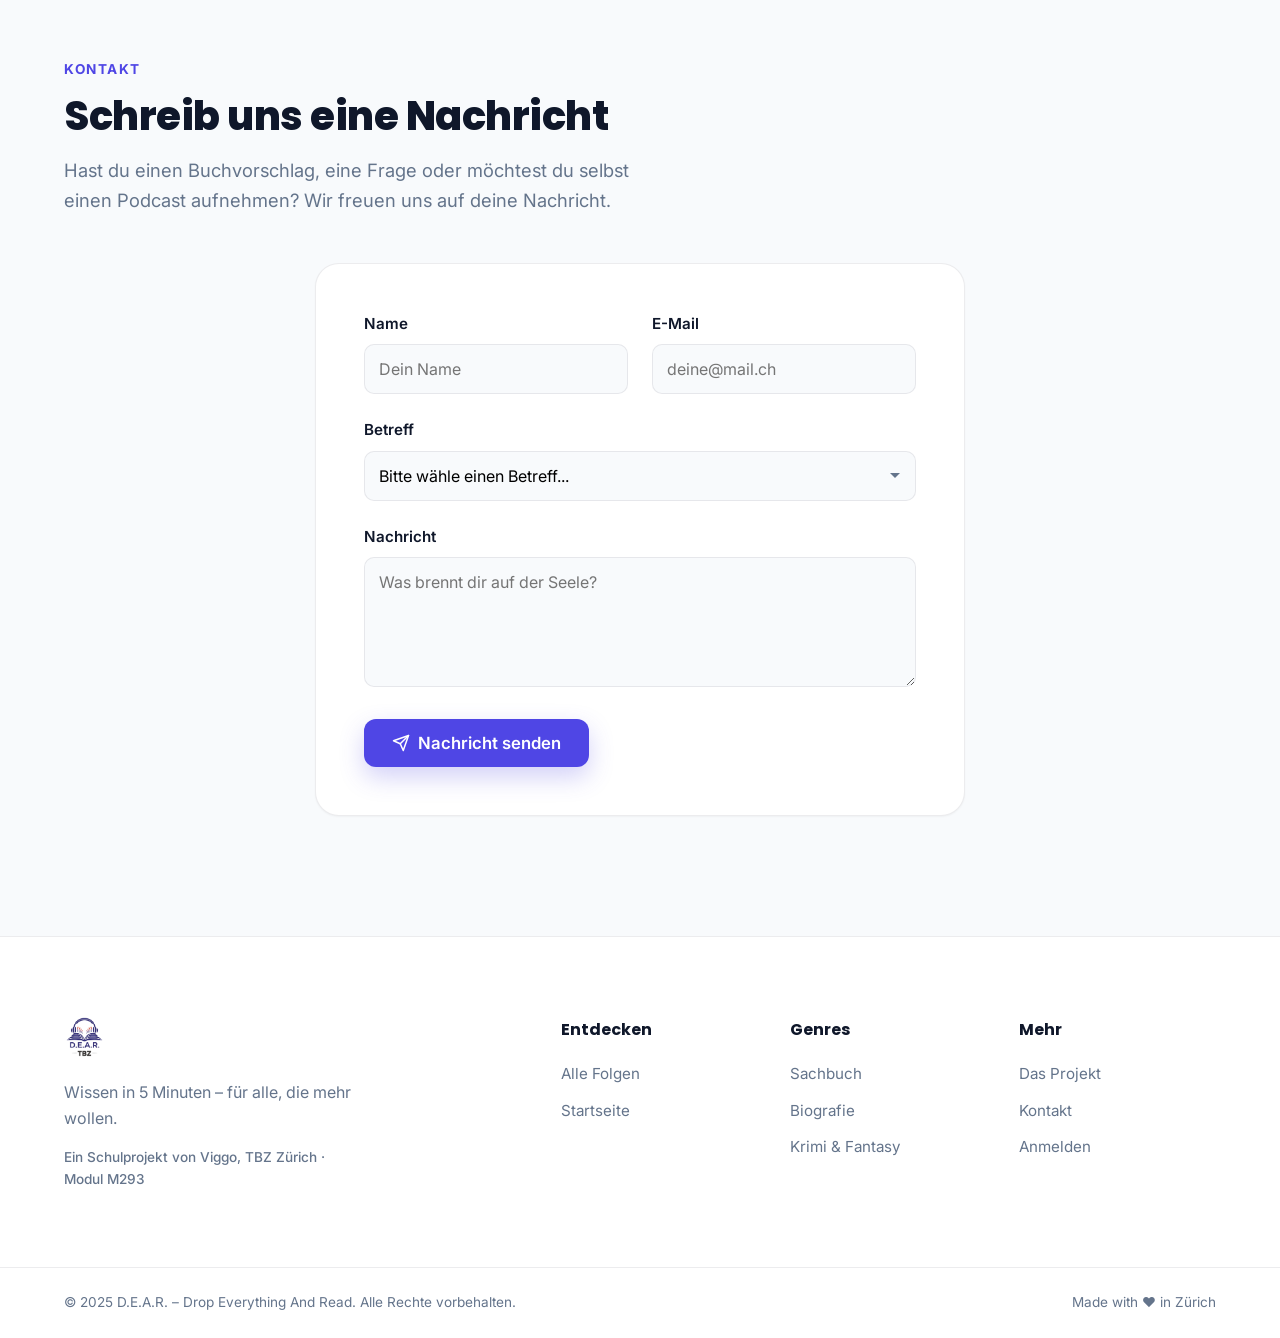
<file: about.html>
<!DOCTYPE html>
<html lang="de">
<head>
  <meta charset="UTF-8" />
  <meta name="viewport" content="width=device-width, initial-scale=1.0" />
  <title>Über D.E.A.R. | Das Projekt</title>
  <link rel="preconnect" href="https://fonts.googleapis.com" />
  <link rel="preconnect" href="https://fonts.gstatic.com" crossorigin />
  <link href="https://fonts.googleapis.com/css2?family=Poppins:wght@400;600;700;800;900&family=Inter:wght@300;400;500;600&display=swap" rel="stylesheet" />
  <link rel="icon" type="image/png" href="d.e.a.r_logo.png" />
  <link rel="stylesheet" href="style.css" />
</head>
<body>

  <!-- ===== STICKY HEADER ===== -->
  <header class="site-header scrolled" id="site-header">
    <div class="header-inner container">
      <a href="index.html" class="logo-link">
        <img src="d.e.a.r_logo.png" alt="D.E.A.R. Logo" class="logo-img" />
      </a>
      <nav class="main-nav" aria-label="Hauptnavigation">
        <a href="index.html">Home</a>
        <a href="buecher.html">Bücher</a>
        <a href="about.html" class="nav-active">About</a>
      </nav>
      <a href="login/signup/login.html" class="btn btn-primary btn-sm">Anmelden</a>
    </div>
  </header>

  <main>
    <!-- ===== PAGE HERO ===== -->
    <section class="page-hero">
      <div class="blob blob-1" aria-hidden="true"></div>
      <div class="blob blob-2" aria-hidden="true"></div>
      <div class="hero-grid-overlay" aria-hidden="true"></div>
      <div class="container page-hero-content">
        <div class="hero-badge fade-up">
          <span class="badge-dot"></span>
          Über das Projekt
        </div>
        <h1 class="fade-up delay-1">Lesen <span class="gradient-text">hörbar</span> machen</h1>
        <p class="page-hero-sub fade-up delay-2">D.E.A.R. ist ein Schulprojekt von Lernenden für Lernende am TBZ Zürich.</p>
      </div>
    </section>

    <!-- ===== VISION SECTION ===== -->
    <section class="section-padding">
      <div class="container">
        <div class="about-vision-grid">
          <!-- Was ist D.E.A.R.? -->
          <div class="vision-card fade-up">
            <div class="vision-icon">📖</div>
            <h3>Was ist D.E.A.R.?</h3>
            <p>
              D.E.A.R. steht für <strong>"Drop Everything And Read"</strong> – lass alles stehen und lies.
              Das Projekt entstand im Rahmen des Moduls M293 an der Technischen Berufsschule Zürich (TBZ).
              Ziel ist es, Buchvorstellungen als Podcasts zugänglich zu machen, damit Lernende und
              Auszubildende auf einfache Weise neue Bücher entdecken können.
            </p>
          </div>

          <!-- Die Vision -->
          <div class="vision-card fade-up delay-1">
            <div class="vision-icon">🎯</div>
            <h3>Unsere Vision</h3>
            <p>
              Wir glauben, dass jedes Buch eine Chance verdient – auch wenn die Zeit im Alltag knapp ist.
              In nur 5 Minuten erhältst du die wichtigsten Erkenntnisse und Kernthesen eines Buches,
              präsentiert von echten Lernenden. So kannst du entscheiden, ob sich das Lesen für dich lohnt.
            </p>
          </div>

          <!-- Wie funktioniert's? -->
          <div class="vision-card fade-up delay-2">
            <div class="vision-icon">🎙️</div>
            <h3>Wie funktioniert's?</h3>
            <p>
              Lernende im ABU-Unterricht (Allgemeinbildender Unterricht) produzieren Buchvorstellungen
              als Podcasts. Diese werden auf der D.E.A.R.-Plattform veröffentlicht, mit Cover, Beschreibung,
              Audio-Player und der Angabe der vorstellenden Person.
            </p>
          </div>

          <!-- Für wen? -->
          <div class="vision-card fade-up delay-3">
            <div class="vision-icon">👥</div>
            <h3>Für wen?</h3>
            <p>
              Primär für Auszubildende und Schüler:innen, die ihr Wissen erweitern wollen,
              ohne Stunden in der Bibliothek zu verbringen. Aber auch für alle, die Inspiration
              für ihr nächstes Buch suchen – schnell, unkompliziert und kostenlos.
            </p>
          </div>
        </div>

        <!-- Projekt-Facts -->
        <div class="about-facts fade-up">
          <div class="fact-item">
            <span class="fact-num">12+</span>
            <span class="fact-label">Podcasts</span>
          </div>
          <div class="fact-divider"></div>
          <div class="fact-item">
            <span class="fact-num">6</span>
            <span class="fact-label">Kategorien</span>
          </div>
          <div class="fact-divider"></div>
          <div class="fact-item">
            <span class="fact-num">5 Min</span>
            <span class="fact-label">pro Folge</span>
          </div>
          <div class="fact-divider"></div>
          <div class="fact-item">
            <span class="fact-num">100%</span>
            <span class="fact-label">kostenlos</span>
          </div>
        </div>
      </div>
    </section>

    <!-- ===== KONTAKTFORMULAR ===== -->
    <section class="contact-section section-padding" id="kontakt">
      <div class="container">
        <div class="section-label fade-up">Kontakt</div>
        <h2 class="section-title fade-up delay-1">Schreib uns eine Nachricht</h2>
        <p class="section-sub fade-up delay-2">
          Hast du einen Buchvorschlag, eine Frage oder möchtest du selbst einen Podcast aufnehmen? Wir freuen uns auf deine Nachricht.
        </p>

        <div class="contact-card fade-up delay-2">
          <form class="contact-form" id="contact-form">
            <div class="form-row">
              <div class="form-group">
                <label for="name">Name</label>
                <input type="text" id="name" name="name" placeholder="Dein Name" required />
              </div>
              <div class="form-group">
                <label for="email">E-Mail</label>
                <input type="email" id="email" name="email" placeholder="deine@mail.ch" required />
              </div>
            </div>

            <div class="form-group">
              <label for="subject">Betreff</label>
              <select id="subject" name="subject" required>
                <option value="" disabled selected>Bitte wähle einen Betreff...</option>
                <option value="frage">Frage zum Projekt</option>
                <option value="buchvorschlag">Buchvorschlag einreichen</option>
                <option value="podcast">Selbst einen Podcast aufnehmen</option>
                <option value="support">Technischer Support</option>
                <option value="feedback">Feedback &amp; Lob</option>
                <option value="sonstiges">Sonstiges</option>
              </select>
            </div>

            <div class="form-group">
              <label for="message">Nachricht</label>
              <textarea id="message" name="message" rows="5" placeholder="Was brennt dir auf der Seele?" required></textarea>
            </div>

            <button type="submit" class="btn btn-primary btn-lg">
              <svg width="18" height="18" viewBox="0 0 24 24" fill="none" stroke="currentColor" stroke-width="2" stroke-linecap="round" stroke-linejoin="round"><line x1="22" y1="2" x2="11" y2="13"/><polygon points="22 2 15 22 11 13 2 9 22 2"/></svg>
              Nachricht senden
            </button>
          </form>

          <!-- Success Message -->
          <div class="form-success" id="form-success" style="display: none;">
            <div class="success-icon">✅</div>
            <h3>Nachricht gesendet!</h3>
            <p>Vielen Dank für deine Nachricht. Wir melden uns so schnell wie möglich bei dir.</p>
          </div>
        </div>
      </div>
    </section>
  </main>

  <!-- ===== FOOTER ===== -->
  <footer class="site-footer">
    <div class="container footer-inner">
      <div class="footer-brand">
        <img src="d.e.a.r_logo.png" alt="D.E.A.R. Logo" class="logo-img logo-img-sm" />
        <p>Wissen in 5 Minuten – für alle, die mehr wollen.</p>
        <p class="footer-small">Ein Schulprojekt von Viggo, TBZ Zürich &middot; Modul M293</p>
      </div>
      <nav class="footer-nav" aria-label="Footer-Navigation">
        <div class="footer-col">
          <strong>Entdecken</strong>
          <a href="buecher.html">Alle Folgen</a>
          <a href="index.html">Startseite</a>
        </div>
        <div class="footer-col">
          <strong>Genres</strong>
          <a href="buecher.html">Sachbuch</a>
          <a href="buecher.html">Biografie</a>
          <a href="buecher.html">Krimi &amp; Fantasy</a>
        </div>
        <div class="footer-col">
          <strong>Mehr</strong>
          <a href="about.html">Das Projekt</a>
          <a href="#kontakt">Kontakt</a>
          <a href="login/signup/login.html">Anmelden</a>
        </div>
      </nav>
    </div>
    <div class="footer-bottom">
      <div class="container">
        <span>&copy; 2025 D.E.A.R. – Drop Everything And Read. Alle Rechte vorbehalten.</span>
        <span>Made with &hearts; in Zürich</span>
      </div>
    </div>
  </footer>

  <!-- Toast Container -->
  <div id="toast-container" class="toast-container"></div>

  <script>
    // Scroll-triggered fade-up animations
    const observer = new IntersectionObserver((entries) => {
      entries.forEach(entry => {
        if (entry.isIntersecting) {
          entry.target.classList.add('visible');
        }
      });
    }, { threshold: 0.12, rootMargin: '0px 0px -40px 0px' });

    document.querySelectorAll('.fade-up').forEach(el => observer.observe(el));

    // Glassmorphism header on scroll
    const header = document.getElementById('site-header');
    window.addEventListener('scroll', () => {
      header.classList.toggle('scrolled', window.scrollY > 30);
    });

    // ===== CONTACT FORM HANDLING =====
    const contactForm = document.getElementById('contact-form');
    const formSuccess = document.getElementById('form-success');

    contactForm.addEventListener('submit', (e) => {
      e.preventDefault();
      // Hide form, show success
      contactForm.style.display = 'none';
      formSuccess.style.display = 'block';
    });

    // Auth-aware header button
    (function() {
      const user = JSON.parse(localStorage.getItem('dearCurrentUser') || 'null');
      const authBtn = document.querySelector('.header-inner .btn-primary');
      if (user && authBtn) {
        authBtn.textContent = 'Dashboard';
        authBtn.href = 'dashboard.html';
      }
    })();
  </script>
</body>
</html>
</file>
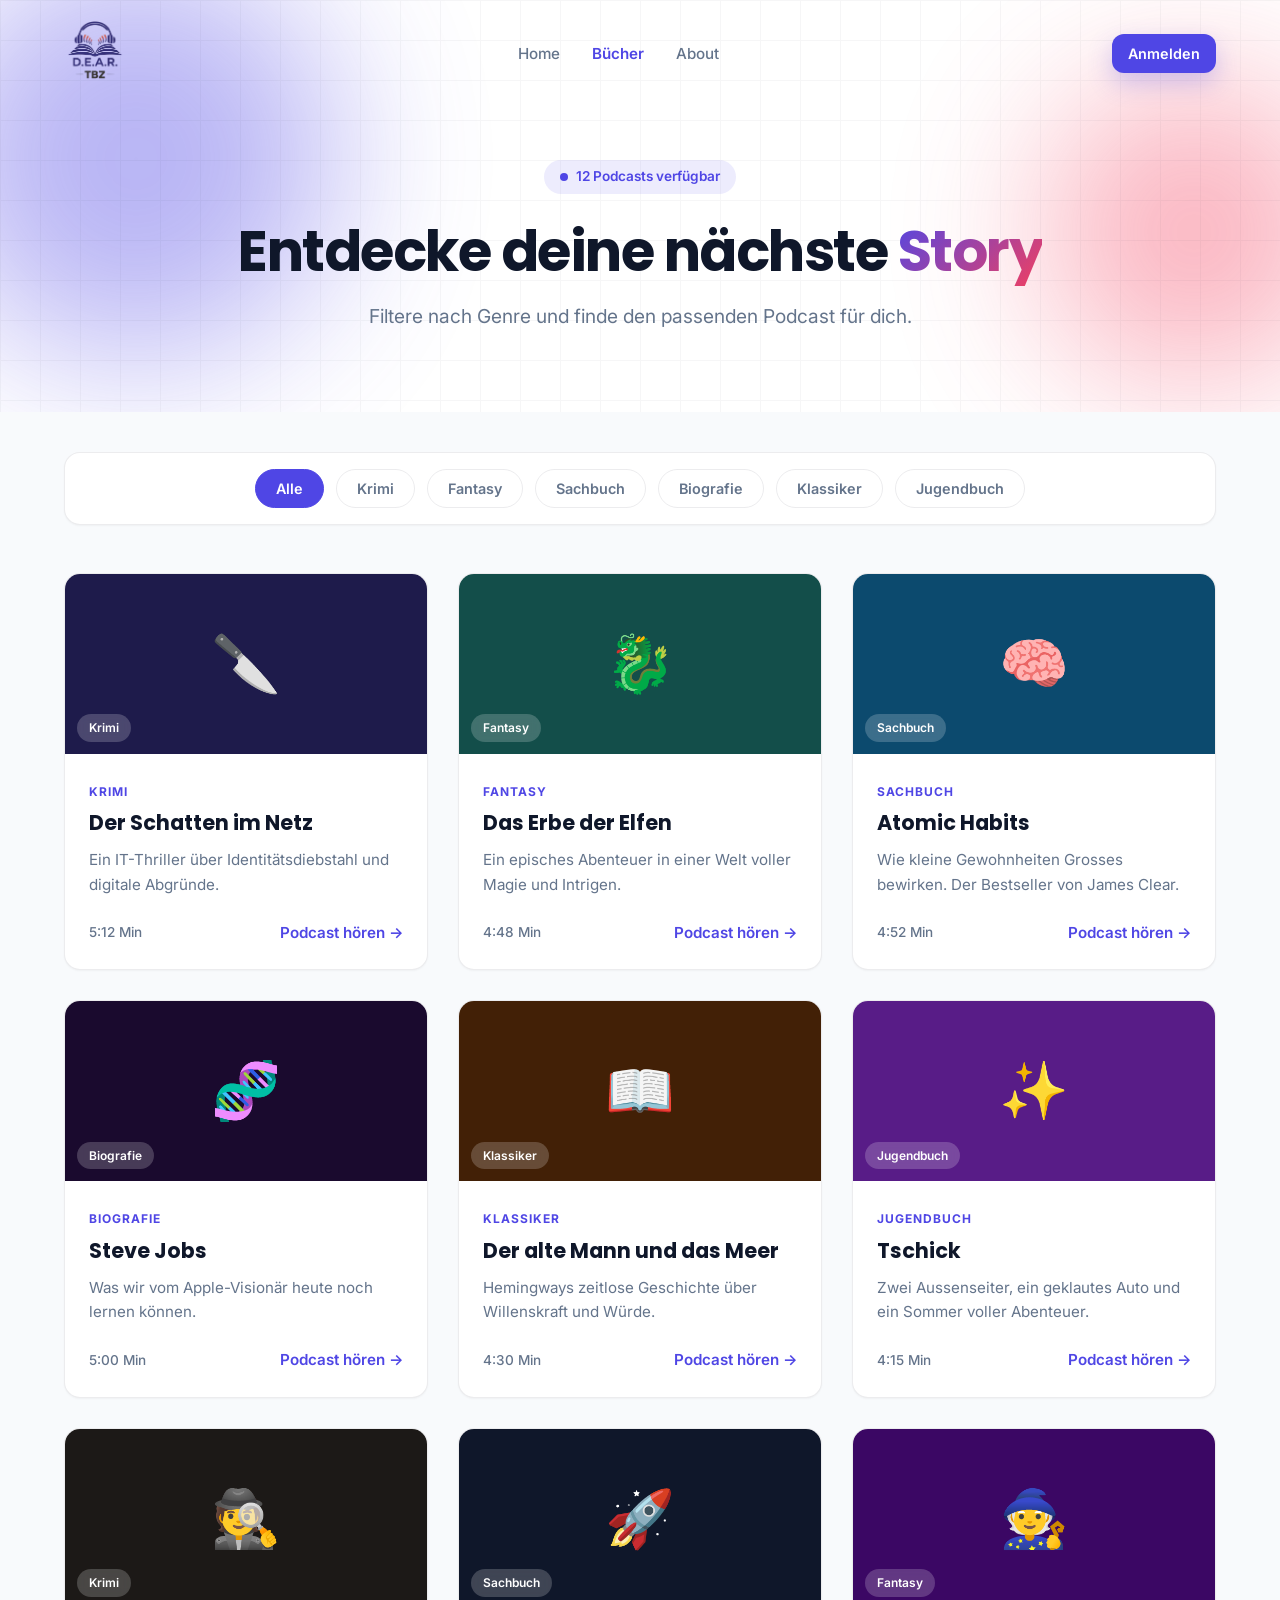
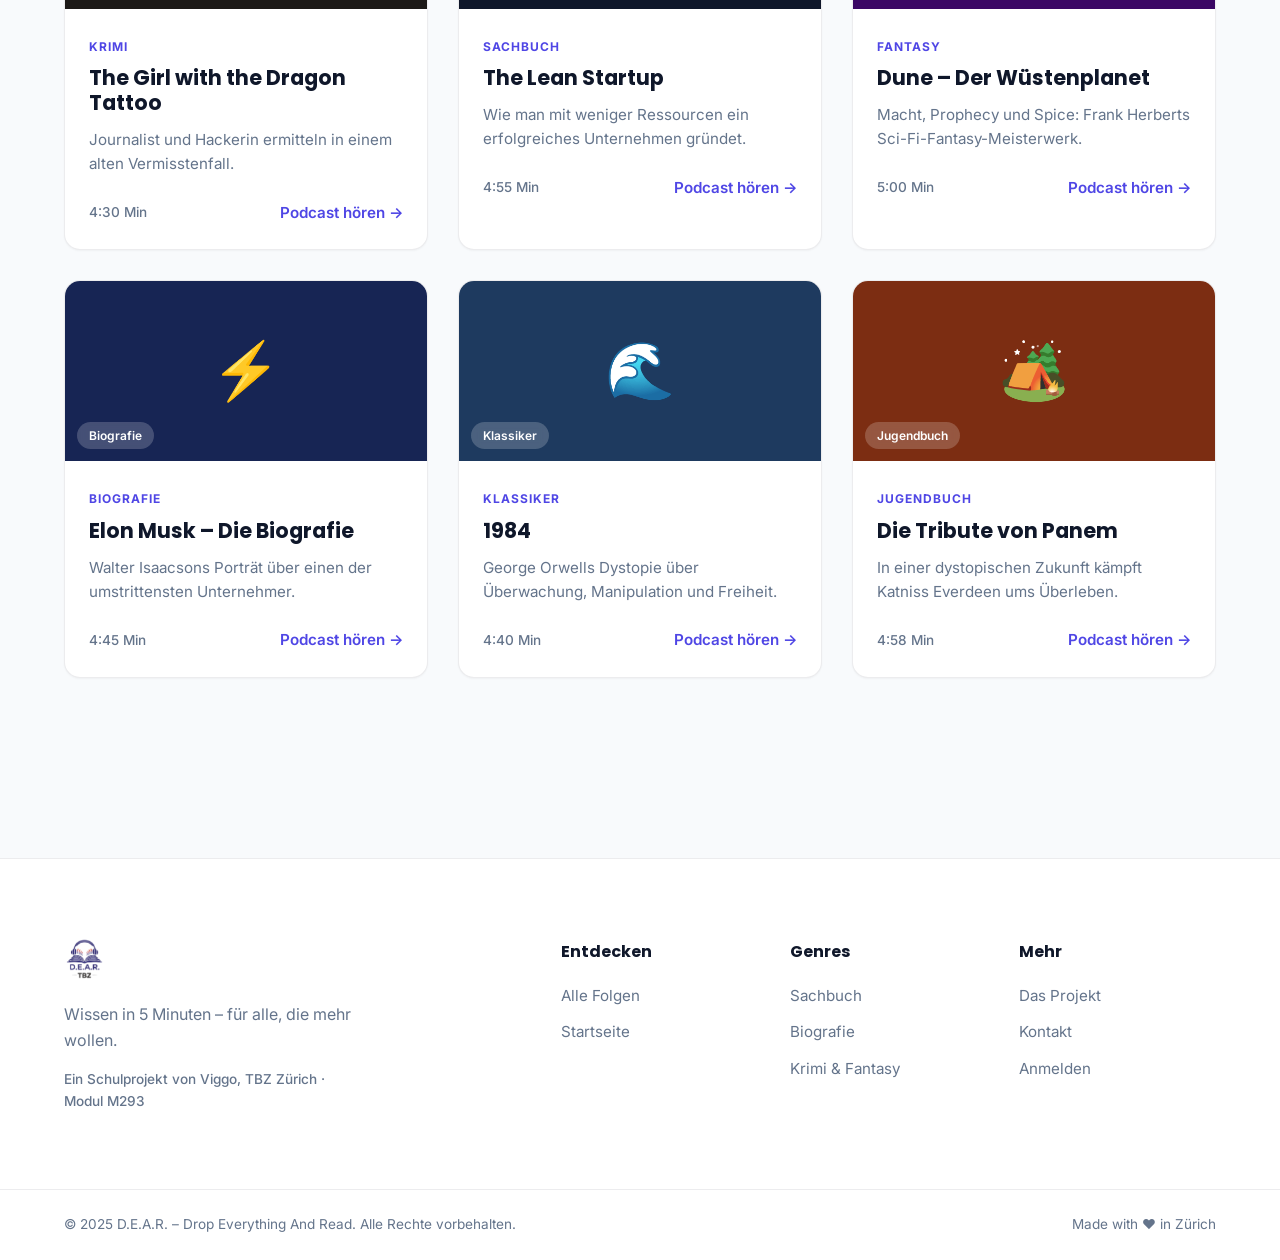
<file: buecher.html>
<!DOCTYPE html>
<html lang="de">
<head>
  <meta charset="UTF-8" />
  <meta name="viewport" content="width=device-width, initial-scale=1.0" />
  <title>Bücher entdecken | D.E.A.R.</title>
  <link rel="preconnect" href="https://fonts.googleapis.com" />
  <link rel="preconnect" href="https://fonts.gstatic.com" crossorigin />
  <link href="https://fonts.googleapis.com/css2?family=Poppins:wght@400;600;700;800;900&family=Inter:wght@300;400;500;600&display=swap" rel="stylesheet" />
  <link rel="icon" type="image/png" href="d.e.a.r_logo.png" />
  <link rel="stylesheet" href="style.css" />
</head>
<body>

  <!-- ===== STICKY HEADER ===== -->
  <header class="site-header scrolled" id="site-header">
    <div class="header-inner container">
      <a href="index.html" class="logo-link">
        <img src="d.e.a.r_logo.png" alt="D.E.A.R. Logo" class="logo-img" />
      </a>
      <nav class="main-nav" aria-label="Hauptnavigation">
        <a href="index.html">Home</a>
        <a href="buecher.html" class="nav-active">Bücher</a>
        <a href="about.html">About</a>
      </nav>
      <a href="login/signup/login.html" class="btn btn-primary btn-sm">Anmelden</a>
    </div>
  </header>

  <main>
    <!-- ===== PAGE HERO ===== -->
    <section class="page-hero">
      <div class="blob blob-1" aria-hidden="true"></div>
      <div class="blob blob-2" aria-hidden="true"></div>
      <div class="hero-grid-overlay" aria-hidden="true"></div>
      <div class="container page-hero-content">
        <div class="hero-badge fade-up">
          <span class="badge-dot"></span>
          12 Podcasts verfügbar
        </div>
        <h1 class="fade-up delay-1">Entdecke deine nächste <span class="gradient-text">Story</span></h1>
        <p class="page-hero-sub fade-up delay-2">Filtere nach Genre und finde den passenden Podcast für dich.</p>
      </div>
    </section>

    <!-- ===== FILTER BAR ===== -->
    <section class="filter-section section-padding" style="padding-top: 40px;">
      <div class="container">
        <div class="filter-bar fade-up">
          <button class="filter-btn active" data-filter="alle">Alle</button>
          <button class="filter-btn" data-filter="krimi">Krimi</button>
          <button class="filter-btn" data-filter="fantasy">Fantasy</button>
          <button class="filter-btn" data-filter="sachbuch">Sachbuch</button>
          <button class="filter-btn" data-filter="biografie">Biografie</button>
          <button class="filter-btn" data-filter="klassiker">Klassiker</button>
          <button class="filter-btn" data-filter="jugendbuch">Jugendbuch</button>
        </div>

        <!-- ===== BOOK GRID (12 Podcasts) ===== -->
        <div class="book-grid" id="book-grid">

          <!-- 1. Krimi -->
          <article class="book-card fade-up" data-category="krimi">
            <div class="card-image" style="--cover-color: #1e1b4b;">
              <span class="card-emoji">🔪</span>
              <div class="card-badge">Krimi</div>
            </div>
            <div class="card-content">
              <span class="card-category">Krimi</span>
              <h3>Der Schatten im Netz</h3>
              <p>Ein IT-Thriller über Identitätsdiebstahl und digitale Abgründe.</p>
              <div class="card-footer">
                <span class="card-duration">5:12 Min</span>
                <a href="detail.html?id=1" class="btn-text">Podcast hören &rarr;</a>
              </div>
            </div>
          </article>

          <!-- 2. Fantasy -->
          <article class="book-card fade-up delay-1" data-category="fantasy">
            <div class="card-image" style="--cover-color: #134e4a;">
              <span class="card-emoji">🐉</span>
              <div class="card-badge">Fantasy</div>
            </div>
            <div class="card-content">
              <span class="card-category">Fantasy</span>
              <h3>Das Erbe der Elfen</h3>
              <p>Ein episches Abenteuer in einer Welt voller Magie und Intrigen.</p>
              <div class="card-footer">
                <span class="card-duration">4:48 Min</span>
                <a href="detail.html?id=2" class="btn-text">Podcast hören &rarr;</a>
              </div>
            </div>
          </article>

          <!-- 3. Sachbuch -->
          <article class="book-card fade-up delay-2" data-category="sachbuch">
            <div class="card-image" style="--cover-color: #0c4a6e;">
              <span class="card-emoji">🧠</span>
              <div class="card-badge">Sachbuch</div>
            </div>
            <div class="card-content">
              <span class="card-category">Sachbuch</span>
              <h3>Atomic Habits</h3>
              <p>Wie kleine Gewohnheiten Grosses bewirken. Der Bestseller von James Clear.</p>
              <div class="card-footer">
                <span class="card-duration">4:52 Min</span>
                <a href="detail.html?id=3" class="btn-text">Podcast hören &rarr;</a>
              </div>
            </div>
          </article>

          <!-- 4. Biografie -->
          <article class="book-card fade-up" data-category="biografie">
            <div class="card-image" style="--cover-color: #1a0a2e;">
              <span class="card-emoji">🧬</span>
              <div class="card-badge">Biografie</div>
            </div>
            <div class="card-content">
              <span class="card-category">Biografie</span>
              <h3>Steve Jobs</h3>
              <p>Was wir vom Apple-Visionär heute noch lernen können.</p>
              <div class="card-footer">
                <span class="card-duration">5:00 Min</span>
                <a href="detail.html?id=4" class="btn-text">Podcast hören &rarr;</a>
              </div>
            </div>
          </article>

          <!-- 5. Klassiker -->
          <article class="book-card fade-up delay-1" data-category="klassiker">
            <div class="card-image" style="--cover-color: #422006;">
              <span class="card-emoji">📖</span>
              <div class="card-badge">Klassiker</div>
            </div>
            <div class="card-content">
              <span class="card-category">Klassiker</span>
              <h3>Der alte Mann und das Meer</h3>
              <p>Hemingways zeitlose Geschichte über Willenskraft und Würde.</p>
              <div class="card-footer">
                <span class="card-duration">4:30 Min</span>
                <a href="detail.html?id=5" class="btn-text">Podcast hören &rarr;</a>
              </div>
            </div>
          </article>

          <!-- 6. Jugendbuch -->
          <article class="book-card fade-up delay-2" data-category="jugendbuch">
            <div class="card-image" style="--cover-color: #581c87;">
              <span class="card-emoji">✨</span>
              <div class="card-badge">Jugendbuch</div>
            </div>
            <div class="card-content">
              <span class="card-category">Jugendbuch</span>
              <h3>Tschick</h3>
              <p>Zwei Aussenseiter, ein geklautes Auto und ein Sommer voller Abenteuer.</p>
              <div class="card-footer">
                <span class="card-duration">4:15 Min</span>
                <a href="detail.html?id=6" class="btn-text">Podcast hören &rarr;</a>
              </div>
            </div>
          </article>

          <!-- 7. Krimi -->
          <article class="book-card fade-up" data-category="krimi">
            <div class="card-image" style="--cover-color: #1c1917;">
              <span class="card-emoji">🕵️</span>
              <div class="card-badge">Krimi</div>
            </div>
            <div class="card-content">
              <span class="card-category">Krimi</span>
              <h3>The Girl with the Dragon Tattoo</h3>
              <p>Journalist und Hackerin ermitteln in einem alten Vermisstenfall.</p>
              <div class="card-footer">
                <span class="card-duration">4:30 Min</span>
                <a href="detail.html?id=7" class="btn-text">Podcast hören &rarr;</a>
              </div>
            </div>
          </article>

          <!-- 8. Sachbuch -->
          <article class="book-card fade-up delay-1" data-category="sachbuch">
            <div class="card-image" style="--cover-color: #0f172a;">
              <span class="card-emoji">🚀</span>
              <div class="card-badge">Sachbuch</div>
            </div>
            <div class="card-content">
              <span class="card-category">Sachbuch</span>
              <h3>The Lean Startup</h3>
              <p>Wie man mit weniger Ressourcen ein erfolgreiches Unternehmen gründet.</p>
              <div class="card-footer">
                <span class="card-duration">4:55 Min</span>
                <a href="detail.html?id=8" class="btn-text">Podcast hören &rarr;</a>
              </div>
            </div>
          </article>

          <!-- 9. Fantasy -->
          <article class="book-card fade-up delay-2" data-category="fantasy">
            <div class="card-image" style="--cover-color: #3b0764;">
              <span class="card-emoji">🧙</span>
              <div class="card-badge">Fantasy</div>
            </div>
            <div class="card-content">
              <span class="card-category">Fantasy</span>
              <h3>Dune – Der Wüstenplanet</h3>
              <p>Macht, Prophecy und Spice: Frank Herberts Sci-Fi-Fantasy-Meisterwerk.</p>
              <div class="card-footer">
                <span class="card-duration">5:00 Min</span>
                <a href="detail.html?id=9" class="btn-text">Podcast hören &rarr;</a>
              </div>
            </div>
          </article>

          <!-- 10. Biografie -->
          <article class="book-card fade-up" data-category="biografie">
            <div class="card-image" style="--cover-color: #172554;">
              <span class="card-emoji">⚡</span>
              <div class="card-badge">Biografie</div>
            </div>
            <div class="card-content">
              <span class="card-category">Biografie</span>
              <h3>Elon Musk – Die Biografie</h3>
              <p>Walter Isaacsons Porträt über einen der umstrittensten Unternehmer.</p>
              <div class="card-footer">
                <span class="card-duration">4:45 Min</span>
                <a href="detail.html?id=10" class="btn-text">Podcast hören &rarr;</a>
              </div>
            </div>
          </article>

          <!-- 11. Klassiker -->
          <article class="book-card fade-up delay-1" data-category="klassiker">
            <div class="card-image" style="--cover-color: #1e3a5f;">
              <span class="card-emoji">🌊</span>
              <div class="card-badge">Klassiker</div>
            </div>
            <div class="card-content">
              <span class="card-category">Klassiker</span>
              <h3>1984</h3>
              <p>George Orwells Dystopie über Überwachung, Manipulation und Freiheit.</p>
              <div class="card-footer">
                <span class="card-duration">4:40 Min</span>
                <a href="detail.html?id=11" class="btn-text">Podcast hören &rarr;</a>
              </div>
            </div>
          </article>

          <!-- 12. Jugendbuch -->
          <article class="book-card fade-up delay-2" data-category="jugendbuch">
            <div class="card-image" style="--cover-color: #7c2d12;">
              <span class="card-emoji">🏕️</span>
              <div class="card-badge">Jugendbuch</div>
            </div>
            <div class="card-content">
              <span class="card-category">Jugendbuch</span>
              <h3>Die Tribute von Panem</h3>
              <p>In einer dystopischen Zukunft kämpft Katniss Everdeen ums Überleben.</p>
              <div class="card-footer">
                <span class="card-duration">4:58 Min</span>
                <a href="detail.html?id=12" class="btn-text">Podcast hören &rarr;</a>
              </div>
            </div>
          </article>

        </div>

        <!-- No results message -->
        <div class="no-results" id="no-results" style="display: none;">
          <p>Keine Podcasts in dieser Kategorie gefunden.</p>
        </div>
      </div>
    </section>
  </main>

  <!-- ===== FOOTER ===== -->
  <footer class="site-footer">
    <div class="container footer-inner">
      <div class="footer-brand">
        <img src="d.e.a.r_logo.png" alt="D.E.A.R. Logo" class="logo-img logo-img-sm" />
        <p>Wissen in 5 Minuten – für alle, die mehr wollen.</p>
        <p class="footer-small">Ein Schulprojekt von Viggo, TBZ Zürich &middot; Modul M293</p>
      </div>
      <nav class="footer-nav" aria-label="Footer-Navigation">
        <div class="footer-col">
          <strong>Entdecken</strong>
          <a href="buecher.html">Alle Folgen</a>
          <a href="index.html">Startseite</a>
        </div>
        <div class="footer-col">
          <strong>Genres</strong>
          <a href="buecher.html">Sachbuch</a>
          <a href="buecher.html">Biografie</a>
          <a href="buecher.html">Krimi &amp; Fantasy</a>
        </div>
        <div class="footer-col">
          <strong>Mehr</strong>
          <a href="about.html">Das Projekt</a>
          <a href="about.html">Kontakt</a>
          <a href="login/signup/login.html">Anmelden</a>
        </div>
      </nav>
    </div>
    <div class="footer-bottom">
      <div class="container">
        <span>&copy; 2025 D.E.A.R. – Drop Everything And Read. Alle Rechte vorbehalten.</span>
        <span>Made with &hearts; in Zürich</span>
      </div>
    </div>
  </footer>

  <!-- Toast Container -->
  <div id="toast-container" class="toast-container"></div>

  <script>
    // ===== DYNAMISCHE BÜCHER AUS LOCALSTORAGE =====
    // Muss VOR der Filter-Initialisierung laufen, damit querySelectorAll('.book-card')
    // die neuen Karten mit erfasst.
    (function renderUserPodcasts() {
      var grid = document.getElementById('book-grid');
      if (!grid) return;
      var podcasts;
      try {
        podcasts = JSON.parse(localStorage.getItem('dearPodcasts') || '[]');
      } catch (e) { podcasts = []; }

      // --- DIAGNOSE (kann später entfernt werden) ---
      console.info('[buecher.html] dearPodcasts gesamt:', podcasts.length, podcasts);
      var publishedCount = podcasts.filter(function(p) { return p && p.status === 'published'; }).length;
      console.info('[buecher.html] davon published:', publishedCount);
      // ---------------------------------------------

      var categoryDefaults = {
        krimi:      { color: '#1e1b4b', emoji: '🔪' },
        fantasy:    { color: '#134e4a', emoji: '🐉' },
        sachbuch:   { color: '#0c4a6e', emoji: '🧠' },
        biografie:  { color: '#1a0a2e', emoji: '🧬' },
        klassiker:  { color: '#422006', emoji: '📖' },
        jugendbuch: { color: '#581c87', emoji: '✨' }
      };

      function escapeHtml(str) {
        return String(str == null ? '' : str)
          .replace(/&/g, '&amp;').replace(/</g, '&lt;').replace(/>/g, '&gt;')
          .replace(/"/g, '&quot;').replace(/'/g, '&#39;');
      }

      podcasts
        .filter(function(p) { return p && p.status === 'published'; })
        .forEach(function(pod, i) {
          var catKey = (pod.category || '').toLowerCase();
          var def = categoryDefaults[catKey] || { color: '#1e1b4b', emoji: '🎙️' };

          var article = document.createElement('article');
          article.className = 'book-card fade-up' + (i % 3 === 1 ? ' delay-1' : i % 3 === 2 ? ' delay-2' : '');
          article.setAttribute('data-category', catKey);

          var imageStyle = 'style="--cover-color: ' + def.color + ';';
          var emojiHtml = '<span class="card-emoji">' + def.emoji + '</span>';
          if (pod.coverUrl) {
            imageStyle += ' background-image: url(\'' + pod.coverUrl.replace(/'/g, "\\'") + '\'); background-size: cover; background-position: center;';
            emojiHtml = '';
          }
          imageStyle += '"';

          var authorLine = pod.authorName ? 'von ' + escapeHtml(pod.authorName) : 'Community-Beitrag';

          article.innerHTML =
            '<div class="card-image" ' + imageStyle + '>' +
              emojiHtml +
              '<div class="card-badge">' + escapeHtml(pod.category || 'Hörbuch') + '</div>' +
            '</div>' +
            '<div class="card-content">' +
              '<span class="card-category">' + escapeHtml(pod.category || '') + '</span>' +
              '<h3>' + escapeHtml(pod.title || 'Ohne Titel') + '</h3>' +
              '<p>' + escapeHtml(pod.description || '') + '</p>' +
              '<div class="card-footer">' +
                '<span class="card-duration">' + authorLine + '</span>' +
                '<a href="detail.html?id=' + encodeURIComponent(pod.id) + '" class="btn-text">Podcast hören &rarr;</a>' +
              '</div>' +
            '</div>';

          grid.appendChild(article);
        });
    })();

    // Scroll-triggered fade-up animations
    const observer = new IntersectionObserver((entries) => {
      entries.forEach(entry => {
        if (entry.isIntersecting) {
          entry.target.classList.add('visible');
        }
      });
    }, { threshold: 0.12, rootMargin: '0px 0px -40px 0px' });

    document.querySelectorAll('.fade-up').forEach(el => observer.observe(el));

    // Glassmorphism header on scroll
    const header = document.getElementById('site-header');
    window.addEventListener('scroll', () => {
      header.classList.toggle('scrolled', window.scrollY > 30);
    });

    // ===== CATEGORY FILTER =====
    const filterButtons = document.querySelectorAll('.filter-btn');
    const bookCards = document.querySelectorAll('.book-card');
    const noResults = document.getElementById('no-results');

    filterButtons.forEach(btn => {
      btn.addEventListener('click', () => {
        // Update active button
        filterButtons.forEach(b => b.classList.remove('active'));
        btn.classList.add('active');

        const filter = btn.getAttribute('data-filter');
        let visibleCount = 0;

        bookCards.forEach(card => {
          const category = card.getAttribute('data-category');
          if (filter === 'alle' || category === filter) {
            card.style.display = '';
            visibleCount++;
          } else {
            card.style.display = 'none';
          }
        });

        noResults.style.display = visibleCount === 0 ? 'block' : 'none';
      });
    });

    // Auth-aware header button
    (function() {
      const user = JSON.parse(localStorage.getItem('dearCurrentUser') || 'null');
      const authBtn = document.querySelector('.header-inner .btn-primary');
      if (user && authBtn) {
        authBtn.textContent = 'Dashboard';
        authBtn.href = 'dashboard.html';
      }
    })();
  </script>
</body>
</html>
</file>
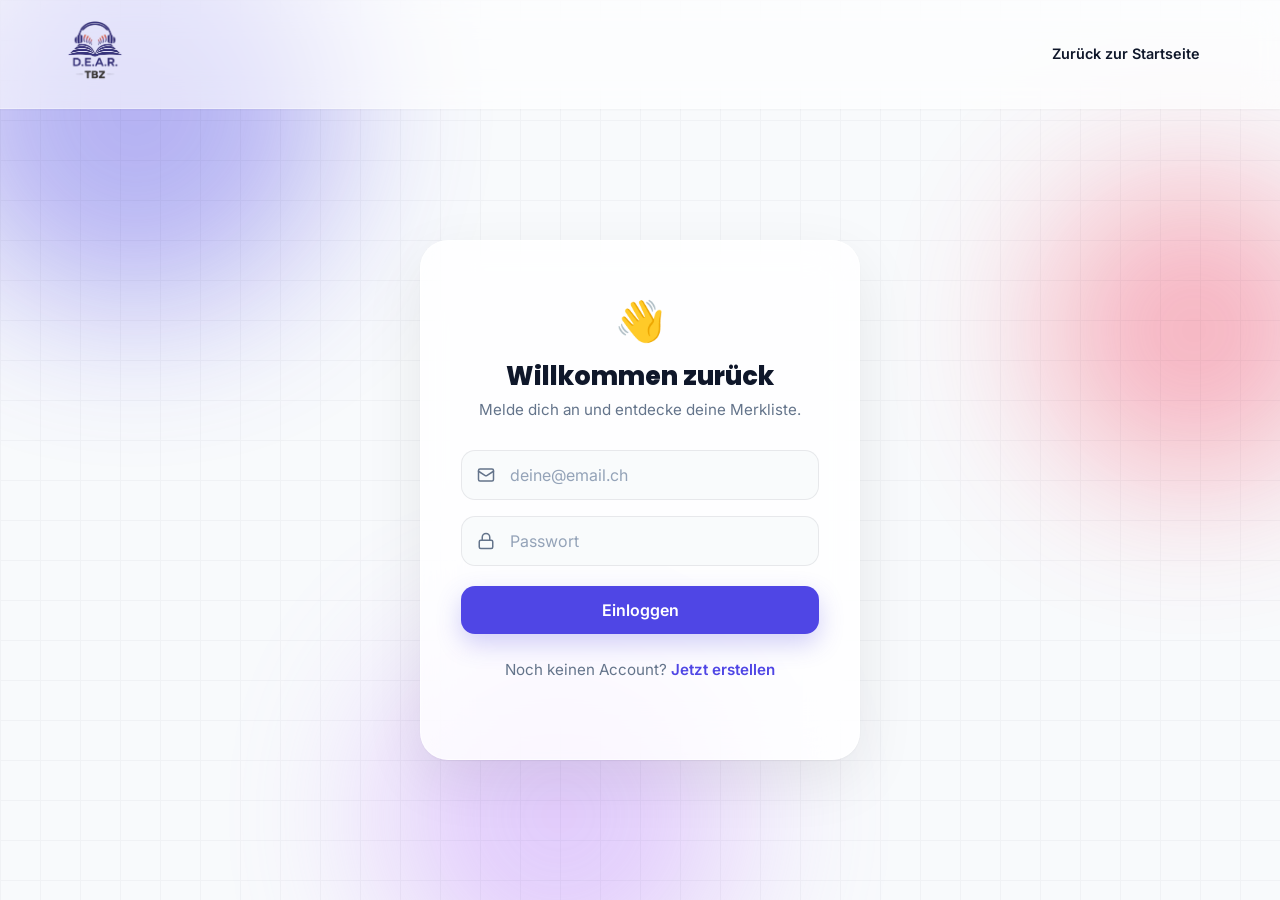
<file: create.html>
<!DOCTYPE html>
<html lang="de">
<head>
  <meta charset="UTF-8" />
  <meta name="viewport" content="width=device-width, initial-scale=1.0" />
  <title>Podcast erstellen | D.E.A.R.</title>
  <link rel="preconnect" href="https://fonts.googleapis.com" />
  <link rel="preconnect" href="https://fonts.gstatic.com" crossorigin />
  <link href="https://fonts.googleapis.com/css2?family=Poppins:wght@400;600;700;800;900&family=Inter:wght@300;400;500;600&display=swap" rel="stylesheet" />
  <link rel="icon" type="image/png" href="d.e.a.r_logo.png" />
  <link rel="stylesheet" href="style.css" />
</head>
<body>

  <!-- ===== STICKY HEADER ===== -->
  <header class="site-header scrolled" id="site-header">
    <div class="header-inner container">
      <a href="index.html" class="logo-link">
        <img src="d.e.a.r_logo.png" alt="D.E.A.R. Logo" class="logo-img" />
      </a>
      <nav class="main-nav" aria-label="Hauptnavigation">
        <a href="index.html">Home</a>
        <a href="buecher.html">Bücher</a>
        <a href="about.html">About</a>
      </nav>
      <a href="dashboard.html" class="btn btn-primary btn-sm">Dashboard</a>
    </div>
  </header>

  <main>
    <!-- ===== PAGE HERO ===== -->
    <section class="page-hero">
      <div class="blob blob-1" aria-hidden="true"></div>
      <div class="blob blob-2" aria-hidden="true"></div>
      <div class="hero-grid-overlay" aria-hidden="true"></div>
      <div class="container page-hero-content">
        <div class="hero-badge fade-up">
          <span class="badge-dot"></span>
          Creator Studio
        </div>
        <h1 class="fade-up delay-1">Neues <span class="gradient-text">Hörbuch</span> erstellen</h1>
        <p class="page-hero-sub fade-up delay-2">Fülle das Formular aus und teile dein Buch mit der D.E.A.R.-Community.</p>
      </div>
    </section>

    <!-- ===== CREATE FORM ===== -->
    <section class="section-padding" style="padding-top: 40px;">
      <div class="container">
        <div class="create-card fade-up">

          <form id="create-form">
            <!-- Titel -->
            <div class="form-group">
              <label for="pod-title">Titel des Buches / Podcasts</label>
              <input type="text" id="pod-title" name="title" placeholder="z.B. Atomic Habits" required />
            </div>

            <!-- Kategorie -->
            <div class="form-group">
              <label for="pod-category">Kategorie</label>
              <select id="pod-category" name="category" required>
                <option value="" disabled selected>Kategorie wählen...</option>
                <option value="Krimi">Krimi</option>
                <option value="Fantasy">Fantasy</option>
                <option value="Sachbuch">Sachbuch</option>
                <option value="Biografie">Biografie</option>
                <option value="Klassiker">Klassiker</option>
                <option value="Jugendbuch">Jugendbuch</option>
              </select>
            </div>

            <!-- Beschreibung -->
            <div class="form-group">
              <label for="pod-desc">Beschreibung</label>
              <textarea id="pod-desc" name="description" rows="4" placeholder="Worum geht es in diesem Buch? Warum sollte man es hören?" required></textarea>
            </div>

            <!-- Cover-Bild Upload -->
            <div class="form-group">
              <label for="pod-cover">Cover-Bild (JPG/PNG, max. 500 KB)</label>
              <div class="file-upload-area" id="cover-upload-area">
                <input type="file" id="pod-cover" name="cover" accept="image/jpeg,image/png" />
                <div class="file-upload-content" id="cover-preview">
                  <div class="file-upload-icon">🖼️</div>
                  <p>Bild hierher ziehen oder <strong>klicken</strong></p>
                  <span class="file-upload-hint">JPG oder PNG, max. 500 KB</span>
                </div>
              </div>
            </div>

            <!-- Audio Upload -->
            <div class="form-group">
              <label for="pod-audio">Podcast-Audio (MP3, max. 2 MB)</label>
              <div class="file-upload-area" id="audio-upload-area">
                <input type="file" id="pod-audio" name="audio" accept="audio/mpeg,audio/mp3" />
                <div class="file-upload-content" id="audio-preview">
                  <div class="file-upload-icon">🎵</div>
                  <p>MP3-Datei hierher ziehen oder <strong>klicken</strong></p>
                  <span class="file-upload-hint">MP3, max. 2 MB</span>
                </div>
              </div>
            </div>

            <!-- Action Buttons -->
            <div class="create-actions">
              <button type="button" class="btn btn-ghost btn-lg btn-create-draft" id="save-draft">
                <svg width="18" height="18" viewBox="0 0 24 24" fill="none" stroke="currentColor" stroke-width="2" stroke-linecap="round" stroke-linejoin="round"><path d="M19 21H5a2 2 0 0 1-2-2V5a2 2 0 0 1 2-2h11l5 5v11a2 2 0 0 1-2 2z"/><polyline points="17 21 17 13 7 13 7 21"/><polyline points="7 3 7 8 15 8"/></svg>
                Als Entwurf speichern
              </button>
              <button type="submit" class="btn btn-primary btn-lg btn-create-publish">
                <svg width="18" height="18" viewBox="0 0 24 24" fill="none" stroke="currentColor" stroke-width="2" stroke-linecap="round" stroke-linejoin="round"><polyline points="17 1 21 5 17 9"/><path d="M3 11V9a4 4 0 0 1 4-4h14"/><polyline points="7 23 3 19 7 15"/><path d="M21 13v2a4 4 0 0 1-4 4H3"/></svg>
                Veröffentlichen
              </button>
            </div>
          </form>

        </div>

        <a href="dashboard.html" class="back-link" style="margin-top: 24px; display: inline-block;">&larr; Zurück zum Dashboard</a>
      </div>
    </section>
  </main>

  <!-- ===== FOOTER ===== -->
  <footer class="site-footer">
    <div class="container footer-inner">
      <div class="footer-brand">
        <img src="d.e.a.r_logo.png" alt="D.E.A.R. Logo" class="logo-img logo-img-sm" />
        <p>Wissen in 5 Minuten – für alle, die mehr wollen.</p>
        <p class="footer-small">Ein Schulprojekt von Viggo, TBZ Zürich &middot; Modul M293</p>
      </div>
      <nav class="footer-nav" aria-label="Footer-Navigation">
        <div class="footer-col">
          <strong>Entdecken</strong>
          <a href="buecher.html">Alle Folgen</a>
          <a href="index.html">Startseite</a>
        </div>
        <div class="footer-col">
          <strong>Genres</strong>
          <a href="buecher.html">Sachbuch</a>
          <a href="buecher.html">Biografie</a>
          <a href="buecher.html">Krimi &amp; Fantasy</a>
        </div>
        <div class="footer-col">
          <strong>Mehr</strong>
          <a href="about.html">Das Projekt</a>
          <a href="about.html">Kontakt</a>
          <a href="dashboard.html">Dashboard</a>
        </div>
      </nav>
    </div>
    <div class="footer-bottom">
      <div class="container">
        <span>&copy; 2025 D.E.A.R. – Drop Everything And Read. Alle Rechte vorbehalten.</span>
        <span>Made with &hearts; in Zürich</span>
      </div>
    </div>
  </footer>

  <!-- Toast Container -->
  <div id="toast-container" class="toast-container"></div>

  <script>
    // ==========================================================================
    // STANDARD SETUP
    // ==========================================================================
    const observer = new IntersectionObserver((entries) => {
      entries.forEach(entry => {
        if (entry.isIntersecting) entry.target.classList.add('visible');
      });
    }, { threshold: 0.12, rootMargin: '0px 0px -40px 0px' });
    document.querySelectorAll('.fade-up').forEach(el => observer.observe(el));

    const header = document.getElementById('site-header');
    window.addEventListener('scroll', () => {
      header.classList.toggle('scrolled', window.scrollY > 30);
    });

    // ==========================================================================
    // TOAST SYSTEM
    // ==========================================================================
    function showToast(message, type, duration) {
      type = type || 'info'; duration = duration || 3500;
      var container = document.getElementById('toast-container');
      var icons = { success: '\u2713', error: '\u2717', info: '\u2139' };
      var toast = document.createElement('div');
      toast.className = 'toast toast-' + type;
      toast.innerHTML = '<span class="toast-icon">' + (icons[type] || icons.info) + '</span><span class="toast-message">' + message + '</span><button class="toast-close" aria-label="Schliessen">&times;</button><div class="toast-progress" style="animation-duration:' + duration + 'ms;"></div>';
      toast.querySelector('.toast-close').addEventListener('click', function() { dismissToast(toast); });
      container.appendChild(toast);
      setTimeout(function() { dismissToast(toast); }, duration);
    }
    function dismissToast(toast) {
      if (toast.classList.contains('toast-out')) return;
      toast.classList.add('toast-out');
      toast.addEventListener('animationend', function() { toast.remove(); });
    }

    // ==========================================================================
    // AUTH GUARD
    // ==========================================================================
    var currentUser = JSON.parse(localStorage.getItem('dearCurrentUser') || 'null');
    if (!currentUser) {
      window.location.href = 'login/signup/login.html';
    }

    // ==========================================================================
    // FILE UPLOAD PREVIEWS
    // ==========================================================================
    var coverInput = document.getElementById('pod-cover');
    var audioInput = document.getElementById('pod-audio');
    var coverPreview = document.getElementById('cover-preview');
    var audioPreview = document.getElementById('audio-preview');
    var coverData = null;
    var audioData = null;

    // Size limits (to avoid localStorage overflow)
    var COVER_MAX = 500 * 1024;  // 500 KB
    var AUDIO_MAX = 2 * 1024 * 1024; // 2 MB

    coverInput.addEventListener('change', function() {
      var file = this.files[0];
      if (!file) return;
      if (file.size > COVER_MAX) {
        showToast('Das Cover ist zu gross (max. 500 KB). Bitte wähle ein kleineres Bild.', 'error');
        this.value = '';
        return;
      }
      var reader = new FileReader();
      reader.onload = function(e) {
        coverData = e.target.result;
        coverPreview.innerHTML = '<img src="' + coverData + '" alt="Cover-Vorschau" style="max-height:160px;border-radius:12px;margin-bottom:8px;" /><p style="margin:0;font-size:0.85rem;color:var(--text-muted);">' + file.name + '</p>';
      };
      reader.readAsDataURL(file);
    });

    audioInput.addEventListener('change', function() {
      var file = this.files[0];
      if (!file) return;
      if (file.size > AUDIO_MAX) {
        showToast('Die Audio-Datei ist zu gross (max. 2 MB). Bitte komprimiere sie.', 'error');
        this.value = '';
        return;
      }
      var reader = new FileReader();
      reader.onload = function(e) {
        audioData = e.target.result;
        audioPreview.innerHTML = '<div class="file-upload-icon">✅</div><p style="margin:0;font-weight:600;">' + file.name + '</p><audio controls style="width:100%;margin-top:12px;"><source src="' + audioData + '" type="audio/mpeg" /></audio>';
      };
      reader.readAsDataURL(file);
    });

    // ==========================================================================
    // SAVE / PUBLISH LOGIC
    // ==========================================================================
    function savePodcast(status) {
      var title = document.getElementById('pod-title').value.trim();
      var category = document.getElementById('pod-category').value;
      var description = document.getElementById('pod-desc').value.trim();

      if (!title) {
        showToast('Bitte gib einen Titel ein.', 'error');
        return false;
      }
      if (!category) {
        showToast('Bitte wähle eine Kategorie.', 'error');
        return false;
      }
      if (!description) {
        showToast('Bitte gib eine Beschreibung ein.', 'error');
        return false;
      }

      var podcast = {
        id: 'pod_' + Date.now() + '_' + Math.random().toString(36).substr(2, 5),
        title: title,
        category: category,
        description: description,
        coverUrl: coverData || null,
        audioUrl: audioData || null,
        status: status,
        authorName: currentUser.name,
        authorEmail: currentUser.email,
        createdAt: new Date().toISOString()
      };

      // Try to save, handle quota errors gracefully
      try {
        var podcasts = JSON.parse(localStorage.getItem('dearPodcasts') || '[]');
        podcasts.push(podcast);
        localStorage.setItem('dearPodcasts', JSON.stringify(podcasts));
      } catch (e) {
        // If quota exceeded, save without media files
        podcast.coverUrl = null;
        podcast.audioUrl = null;
        var podcasts = JSON.parse(localStorage.getItem('dearPodcasts') || '[]');
        podcasts.push(podcast);
        try {
          localStorage.setItem('dearPodcasts', JSON.stringify(podcasts));
          showToast('Gespeichert, aber ohne Medien (Speicher voll).', 'info');
        } catch (e2) {
          showToast('Speicher voll! Bitte lösche alte Einträge.', 'error');
          return false;
        }
      }

      return true;
    }

    // Draft button
    document.getElementById('save-draft').addEventListener('click', function() {
      if (savePodcast('draft')) {
        showToast('Entwurf wurde gespeichert!', 'success');
        setTimeout(function() { window.location.href = 'dashboard.html'; }, 1200);
      }
    });

    // Publish button (form submit)
    document.getElementById('create-form').addEventListener('submit', function(e) {
      e.preventDefault();
      if (savePodcast('published')) {
        showToast('Podcast wurde veröffentlicht!', 'success');
        setTimeout(function() { window.location.href = 'dashboard.html'; }, 1200);
      }
    });
  </script>
</body>
</html>
</file>
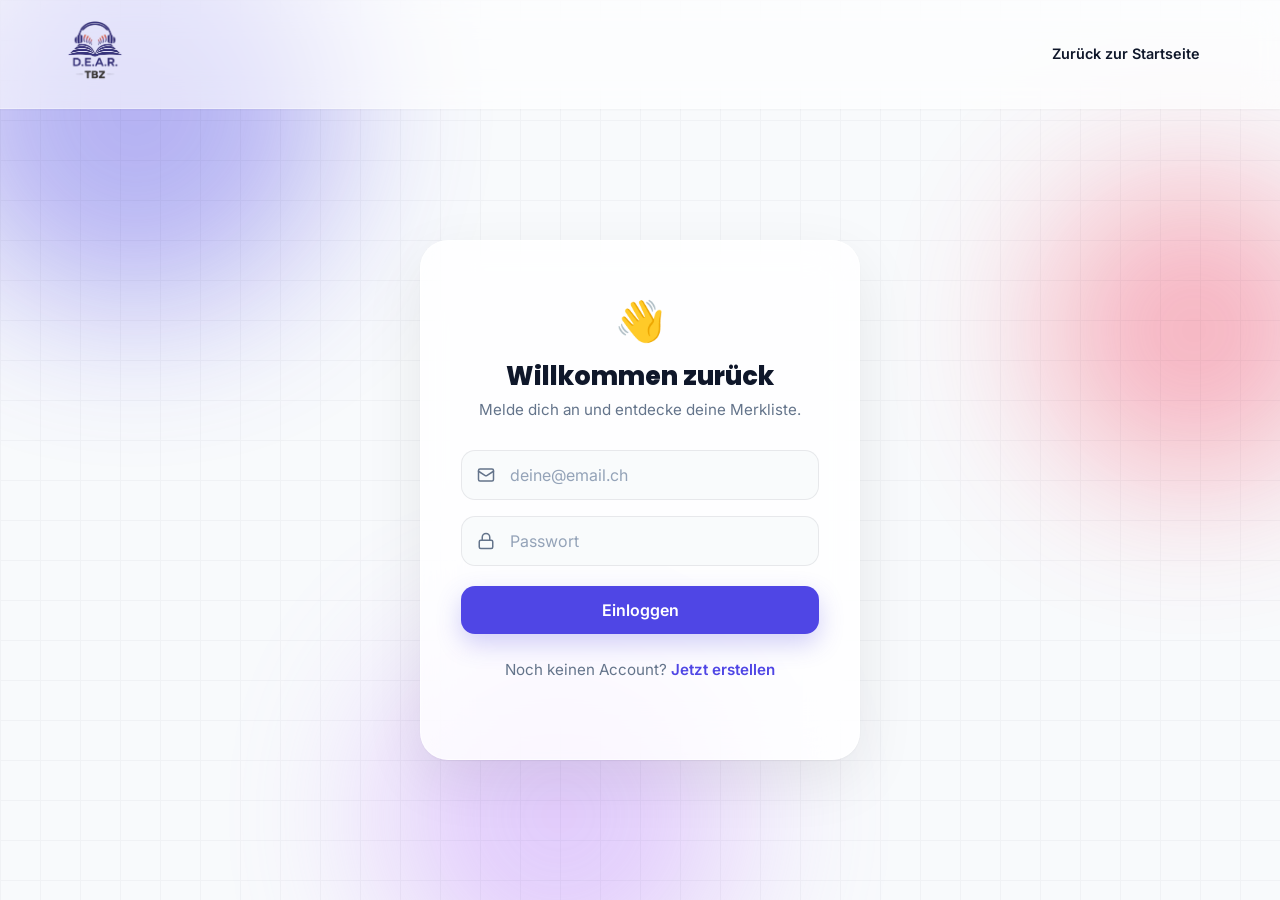
<file: dashboard.html>
<!DOCTYPE html>
<html lang="de">
<head>
  <meta charset="UTF-8" />
  <meta name="viewport" content="width=device-width, initial-scale=1.0" />
  <title>Dashboard | D.E.A.R.</title>
  <link rel="preconnect" href="https://fonts.googleapis.com" />
  <link rel="preconnect" href="https://fonts.gstatic.com" crossorigin />
  <link href="https://fonts.googleapis.com/css2?family=Poppins:wght@400;600;700;800;900&family=Inter:wght@300;400;500;600&display=swap" rel="stylesheet" />
  <link rel="icon" type="image/png" href="d.e.a.r_logo.png" />
  <link rel="stylesheet" href="style.css" />
</head>
<body>

  <!-- ===== STICKY HEADER ===== -->
  <header class="site-header scrolled" id="site-header">
    <div class="header-inner container">
      <a href="index.html" class="logo-link">
        <img src="d.e.a.r_logo.png" alt="D.E.A.R. Logo" class="logo-img" />
      </a>
      <nav class="main-nav" aria-label="Hauptnavigation">
        <a href="index.html">Home</a>
        <a href="buecher.html">Bücher</a>
        <a href="about.html">About</a>
      </nav>
      <a href="dashboard.html" class="btn btn-primary btn-sm">Dashboard</a>
    </div>
  </header>

  <main>
    <!-- ===== DASHBOARD HERO ===== -->
    <section class="page-hero">
      <div class="blob blob-1" aria-hidden="true"></div>
      <div class="blob blob-2" aria-hidden="true"></div>
      <div class="hero-grid-overlay" aria-hidden="true"></div>
      <div class="container page-hero-content">
        <div class="hero-badge fade-up">
          <span class="badge-dot"></span>
          Dein Bereich
        </div>
        <h1 class="fade-up delay-1">Hallo, <span class="gradient-text" id="user-name">User</span></h1>
        <p class="page-hero-sub fade-up delay-2">Verwalte deine Merkliste und Einstellungen.</p>
      </div>
    </section>

    <!-- ===== DASHBOARD CONTENT ===== -->
    <section class="section-padding" style="padding-top: 40px;">
      <div class="container">
        <div class="dashboard-grid">

          <!-- ===== MERKLISTE ===== -->
          <div class="dash-section fade-up">
            <div class="dash-section-header">
              <div class="dash-section-icon">
                <svg width="22" height="22" viewBox="0 0 24 24" fill="none" stroke="currentColor" stroke-width="2" stroke-linecap="round" stroke-linejoin="round"><path d="M19 21l-7-5-7 5V5a2 2 0 0 1 2-2h10a2 2 0 0 1 2 2z"/></svg>
              </div>
              <h2>Meine Merkliste</h2>
            </div>
            <p class="dash-section-sub">Deine gespeicherten Podcasts auf einen Blick.</p>

            <div id="bookmarks-list" class="bookmarks-list">
              <!-- Wird dynamisch gefüllt -->
            </div>

            <div id="bookmarks-empty" class="dash-empty" style="display: none;">
              <div class="dash-empty-icon">📚</div>
              <h3>Noch keine Einträge</h3>
              <p>Besuche die <a href="buecher.html">Bücher-Seite</a> und speichere deine Favoriten über das Lesezeichen-Icon.</p>
            </div>
          </div>

          <!-- ===== MEINE PODCASTS ===== -->
          <div class="dash-section fade-up delay-1">
            <div class="dash-section-header">
              <div class="dash-section-icon">
                <svg width="22" height="22" viewBox="0 0 24 24" fill="none" stroke="currentColor" stroke-width="2" stroke-linecap="round" stroke-linejoin="round"><path d="M12 1a3 3 0 0 0-3 3v8a3 3 0 0 0 6 0V4a3 3 0 0 0-3-3z"/><path d="M19 10v2a7 7 0 0 1-14 0v-2"/><line x1="12" y1="19" x2="12" y2="23"/><line x1="8" y1="23" x2="16" y2="23"/></svg>
              </div>
              <h2>Meine Podcasts</h2>
            </div>
            <p class="dash-section-sub">Deine erstellten Hörbücher und Podcasts.</p>

            <div id="my-podcasts-list" class="bookmarks-list">
              <!-- Dynamisch gefüllt -->
            </div>

            <div id="my-podcasts-empty" class="dash-empty" style="display: none;">
              <div class="dash-empty-icon">🎙️</div>
              <h3>Noch keine Podcasts erstellt</h3>
              <p>Erstelle deinen ersten Podcast und teile ihn mit der Community.</p>
            </div>

            <div style="margin-top: 24px;">
              <a href="create.html" class="btn btn-primary btn-lg" style="width: 100%; justify-content: center;">
                <svg width="18" height="18" viewBox="0 0 24 24" fill="none" stroke="currentColor" stroke-width="2" stroke-linecap="round" stroke-linejoin="round"><line x1="12" y1="5" x2="12" y2="19"/><line x1="5" y1="12" x2="19" y2="12"/></svg>
                Neues Hörbuch erstellen
              </a>
            </div>
          </div>

          <!-- ===== EINSTELLUNGEN ===== -->
          <div class="dash-section fade-up delay-2">
            <div class="dash-section-header">
              <div class="dash-section-icon">
                <svg width="22" height="22" viewBox="0 0 24 24" fill="none" stroke="currentColor" stroke-width="2" stroke-linecap="round" stroke-linejoin="round"><circle cx="12" cy="12" r="3"/><path d="M19.4 15a1.65 1.65 0 0 0 .33 1.82l.06.06a2 2 0 0 1-2.83 2.83l-.06-.06a1.65 1.65 0 0 0-1.82-.33 1.65 1.65 0 0 0-1 1.51V21a2 2 0 0 1-4 0v-.09A1.65 1.65 0 0 0 9 19.4a1.65 1.65 0 0 0-1.82.33l-.06.06a2 2 0 0 1-2.83-2.83l.06-.06A1.65 1.65 0 0 0 4.68 15a1.65 1.65 0 0 0-1.51-1H3a2 2 0 0 1 0-4h.09A1.65 1.65 0 0 0 4.6 9a1.65 1.65 0 0 0-.33-1.82l-.06-.06a2 2 0 0 1 2.83-2.83l.06.06A1.65 1.65 0 0 0 9 4.68a1.65 1.65 0 0 0 1-1.51V3a2 2 0 0 1 4 0v.09a1.65 1.65 0 0 0 1 1.51 1.65 1.65 0 0 0 1.82-.33l.06-.06a2 2 0 0 1 2.83 2.83l-.06.06A1.65 1.65 0 0 0 19.4 9a1.65 1.65 0 0 0 1.51 1H21a2 2 0 0 1 0 4h-.09a1.65 1.65 0 0 0-1.51 1z"/></svg>
              </div>
              <h2>Einstellungen</h2>
            </div>
            <p class="dash-section-sub">Verwalte dein Konto.</p>

            <!-- Profil-Info -->
            <div class="settings-group">
              <div class="settings-item">
                <div class="settings-label">Name</div>
                <div class="settings-value" id="settings-name">–</div>
              </div>
              <div class="settings-item">
                <div class="settings-label">E-Mail</div>
                <div class="settings-value" id="settings-email">–</div>
              </div>
              <div class="settings-item">
                <div class="settings-label">Passwort</div>
                <div class="settings-value">••••••••</div>
              </div>
            </div>

            <div class="settings-actions">
              <button class="btn btn-logout" id="logout-btn" type="button">
                <svg width="16" height="16" viewBox="0 0 24 24" fill="none" stroke="currentColor" stroke-width="2" stroke-linecap="round" stroke-linejoin="round"><path d="M9 21H5a2 2 0 0 1-2-2V5a2 2 0 0 1 2-2h4"/><polyline points="16 17 21 12 16 7"/><line x1="21" y1="12" x2="9" y2="12"/></svg>
                Ausloggen
              </button>
            </div>
          </div>

        </div>
      </div>
    </section>
  </main>

  <!-- ===== FOOTER ===== -->
  <footer class="site-footer">
    <div class="container footer-inner">
      <div class="footer-brand">
        <img src="d.e.a.r_logo.png" alt="D.E.A.R. Logo" class="logo-img logo-img-sm" />
        <p>Wissen in 5 Minuten – für alle, die mehr wollen.</p>
        <p class="footer-small">Ein Schulprojekt von Viggo, TBZ Zürich &middot; Modul M293</p>
      </div>
      <nav class="footer-nav" aria-label="Footer-Navigation">
        <div class="footer-col">
          <strong>Entdecken</strong>
          <a href="buecher.html">Alle Folgen</a>
          <a href="index.html">Startseite</a>
        </div>
        <div class="footer-col">
          <strong>Genres</strong>
          <a href="buecher.html">Sachbuch</a>
          <a href="buecher.html">Biografie</a>
          <a href="buecher.html">Krimi &amp; Fantasy</a>
        </div>
        <div class="footer-col">
          <strong>Mehr</strong>
          <a href="about.html">Das Projekt</a>
          <a href="about.html">Kontakt</a>
          <a href="dashboard.html">Dashboard</a>
        </div>
      </nav>
    </div>
    <div class="footer-bottom">
      <div class="container">
        <span>&copy; 2025 D.E.A.R. – Drop Everything And Read. Alle Rechte vorbehalten.</span>
        <span>Made with &hearts; in Zürich</span>
      </div>
    </div>
  </footer>

  <!-- Toast Container -->
  <div id="toast-container" class="toast-container"></div>

  <script>
    // ==========================================================================
    // STANDARD SETUP (Animations, Header)
    // ==========================================================================
    const observer = new IntersectionObserver((entries) => {
      entries.forEach(entry => {
        if (entry.isIntersecting) entry.target.classList.add('visible');
      });
    }, { threshold: 0.12, rootMargin: '0px 0px -40px 0px' });

    document.querySelectorAll('.fade-up').forEach(el => observer.observe(el));

    const header = document.getElementById('site-header');
    window.addEventListener('scroll', () => {
      header.classList.toggle('scrolled', window.scrollY > 30);
    });

    // ==========================================================================
    // TOAST SYSTEM (inline for dashboard)
    // ==========================================================================
    function showToast(message, type = 'info', duration = 3500) {
      let container = document.getElementById('toast-container');
      const icons = { success: '\u2713', error: '\u2717', info: '\u2139' };
      const toast = document.createElement('div');
      toast.className = 'toast toast-' + type;
      toast.innerHTML =
        '<span class="toast-icon">' + (icons[type] || icons.info) + '</span>' +
        '<span class="toast-message">' + message + '</span>' +
        '<button class="toast-close" aria-label="Schliessen">&times;</button>' +
        '<div class="toast-progress" style="animation-duration:' + duration + 'ms;"></div>';
      toast.querySelector('.toast-close').addEventListener('click', function() { dismissToast(toast); });
      container.appendChild(toast);
      setTimeout(function() { dismissToast(toast); }, duration);
    }

    function dismissToast(toast) {
      if (toast.classList.contains('toast-out')) return;
      toast.classList.add('toast-out');
      toast.addEventListener('animationend', function() { toast.remove(); });
    }

    // ==========================================================================
    // AUTH GUARD – redirect if not logged in
    // ==========================================================================
    const currentUser = JSON.parse(localStorage.getItem('dearCurrentUser') || 'null');

    if (!currentUser) {
      window.location.href = 'login/signup/login.html';
    } else {
      // Populate user data
      document.getElementById('user-name').textContent = currentUser.name;
      document.getElementById('settings-name').textContent = currentUser.name;
      document.getElementById('settings-email').textContent = currentUser.email;

      // ==========================================================================
      // MERKLISTE
      // ==========================================================================
      const bookmarks = JSON.parse(localStorage.getItem('dearBookmarks') || '[]');
      const bookmarksList = document.getElementById('bookmarks-list');
      const bookmarksEmpty = document.getElementById('bookmarks-empty');

      if (bookmarks.length === 0) {
        bookmarksEmpty.style.display = 'block';
      } else {
        bookmarks.forEach(function(title) {
          const item = document.createElement('div');
          item.className = 'bookmark-item';
          item.innerHTML =
            '<div class="bookmark-icon">' +
              '<svg width="18" height="18" viewBox="0 0 24 24" fill="currentColor" stroke="currentColor" stroke-width="2"><path d="M19 21l-7-5-7 5V5a2 2 0 0 1 2-2h10a2 2 0 0 1 2 2z"/></svg>' +
            '</div>' +
            '<div class="bookmark-info">' +
              '<strong>' + title + '</strong>' +
              '<span>Podcast gespeichert</span>' +
            '</div>' +
            '<button class="bookmark-remove" data-title="' + title + '" aria-label="Entfernen">&times;</button>';
          bookmarksList.appendChild(item);
        });

        // Remove bookmark handler
        bookmarksList.addEventListener('click', function(e) {
          const removeBtn = e.target.closest('.bookmark-remove');
          if (!removeBtn) return;

          const title = removeBtn.getAttribute('data-title');
          let updated = JSON.parse(localStorage.getItem('dearBookmarks') || '[]');
          updated = updated.filter(function(b) { return b !== title; });
          localStorage.setItem('dearBookmarks', JSON.stringify(updated));

          removeBtn.closest('.bookmark-item').remove();
          showToast('"' + title + '" wurde entfernt.', 'info');

          if (updated.length === 0) {
            bookmarksEmpty.style.display = 'block';
          }
        });
      }

      // ==========================================================================
      // MEINE PODCASTS
      // ==========================================================================
      const podcasts = JSON.parse(localStorage.getItem('dearPodcasts') || '[]');
      const podcastsList = document.getElementById('my-podcasts-list');
      const podcastsEmpty = document.getElementById('my-podcasts-empty');

      // Filter: only show podcasts by this user
      const myPodcasts = podcasts.filter(function(p) { return p.authorEmail === currentUser.email; });

      if (myPodcasts.length === 0) {
        podcastsEmpty.style.display = 'block';
      } else {
        myPodcasts.forEach(function(pod) {
          var statusClass = pod.status === 'published' ? 'status-published' : 'status-draft';
          var statusLabel = pod.status === 'published' ? 'Veröffentlicht' : 'Entwurf';
          var item = document.createElement('div');
          item.className = 'bookmark-item';
          item.innerHTML =
            '<div class="bookmark-icon" style="font-size: 1.5rem;">🎙️</div>' +
            '<div class="bookmark-info">' +
              '<strong>' + pod.title + '</strong>' +
              '<span class="podcast-status ' + statusClass + '">' + statusLabel + '</span>' +
            '</div>' +
            '<button class="bookmark-remove" data-pod-id="' + pod.id + '" aria-label="Löschen">&times;</button>';
          podcastsList.appendChild(item);
        });

        // Delete podcast handler
        podcastsList.addEventListener('click', function(e) {
          var removeBtn = e.target.closest('.bookmark-remove');
          if (!removeBtn || !removeBtn.getAttribute('data-pod-id')) return;
          var podId = removeBtn.getAttribute('data-pod-id');
          var allPods = JSON.parse(localStorage.getItem('dearPodcasts') || '[]');
          allPods = allPods.filter(function(p) { return p.id !== podId; });
          localStorage.setItem('dearPodcasts', JSON.stringify(allPods));
          removeBtn.closest('.bookmark-item').remove();
          showToast('Podcast wurde gelöscht.', 'info');
          var remaining = allPods.filter(function(p) { return p.authorEmail === currentUser.email; });
          if (remaining.length === 0) podcastsEmpty.style.display = 'block';
        });
      }

      // ==========================================================================
      // LOGOUT
      // ==========================================================================
      document.getElementById('logout-btn').addEventListener('click', function() {
        localStorage.removeItem('dearCurrentUser');
        showToast('Du wurdest ausgeloggt.', 'info');
        setTimeout(function() {
          window.location.href = 'index.html';
        }, 1200);
      });
    }
  </script>
</body>
</html>
</file>
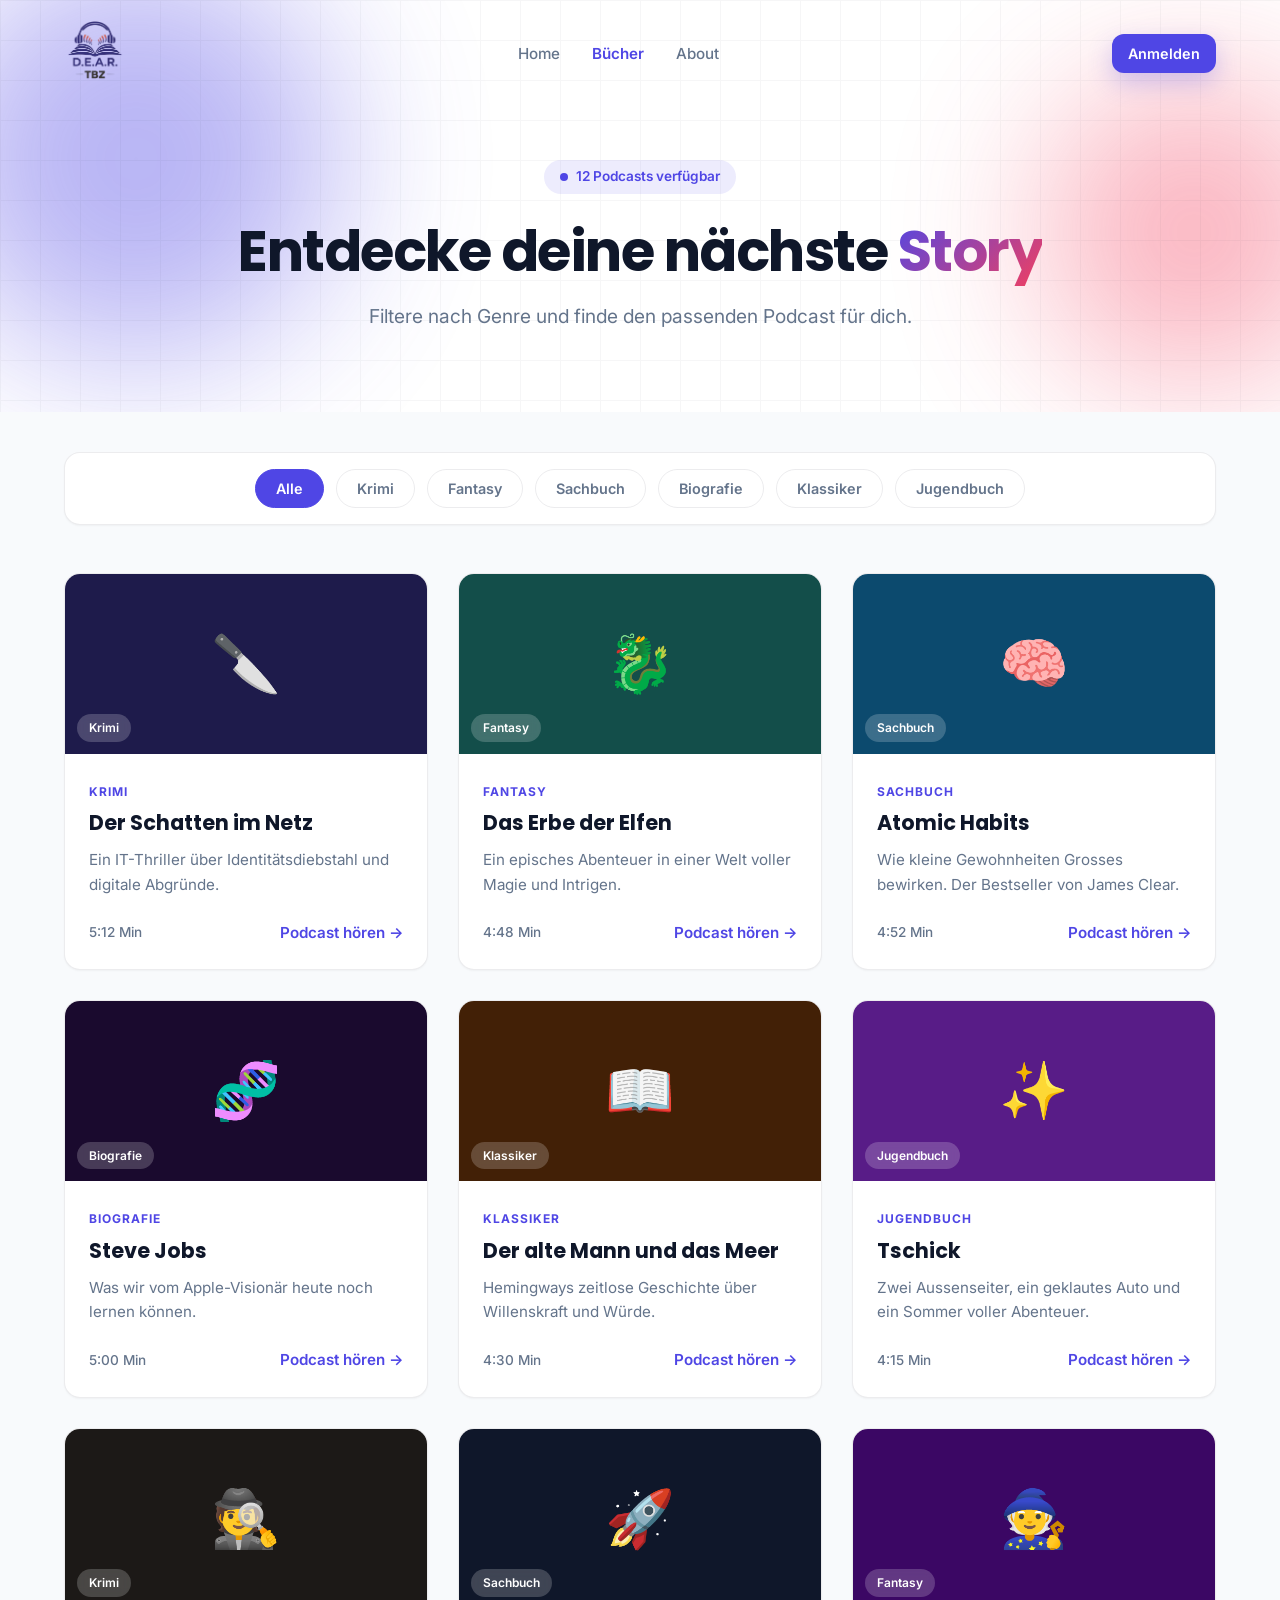
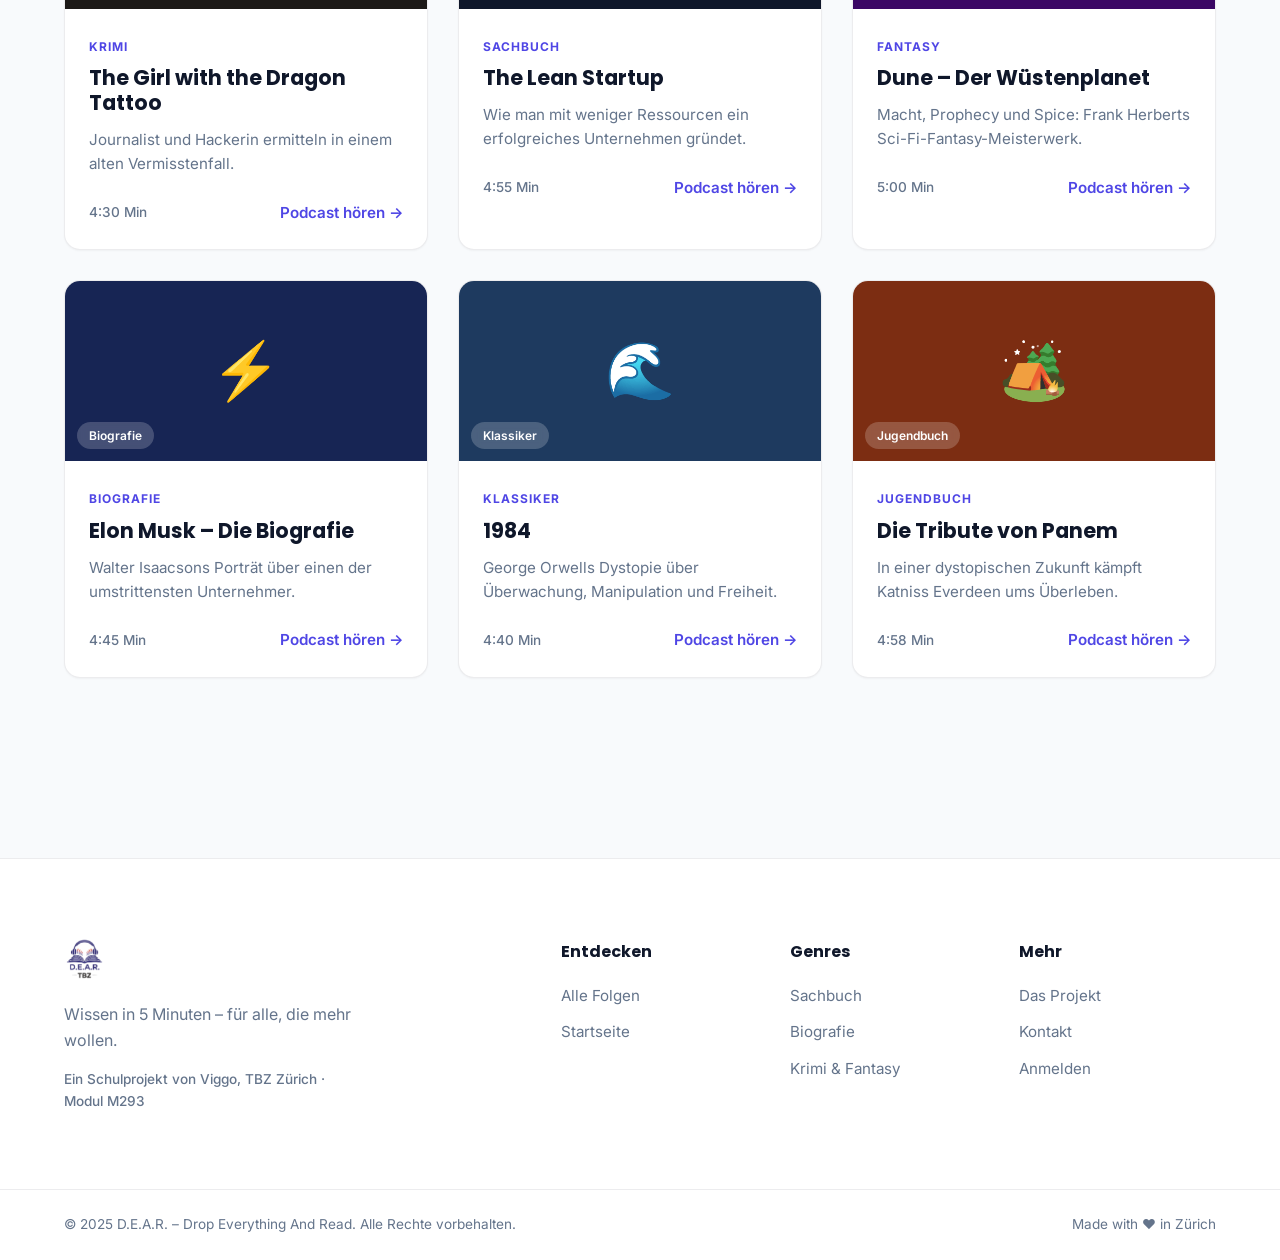
<file: docs/Code/buecher.html>
<!DOCTYPE html>
<html lang="de">
<head>
  <meta charset="UTF-8" />
  <meta name="viewport" content="width=device-width, initial-scale=1.0" />
  <title>Bücher entdecken | D.E.A.R.</title>
  <link rel="preconnect" href="https://fonts.googleapis.com" />
  <link rel="preconnect" href="https://fonts.gstatic.com" crossorigin />
  <link href="https://fonts.googleapis.com/css2?family=Poppins:wght@400;600;700;800;900&family=Inter:wght@300;400;500;600&display=swap" rel="stylesheet" />
  <link rel="icon" type="image/png" href="d.e.a.r_logo.png" />
  <link rel="stylesheet" href="style.css" />
</head>
<body>

  <!-- ===== STICKY HEADER ===== -->
  <header class="site-header scrolled" id="site-header">
    <div class="header-inner container">
      <a href="index.html" class="logo-link">
        <img src="d.e.a.r_logo.png" alt="D.E.A.R. Logo" class="logo-img" />
      </a>
      <nav class="main-nav" aria-label="Hauptnavigation">
        <a href="index.html">Home</a>
        <a href="buecher.html" class="nav-active">Bücher</a>
        <a href="about.html">About</a>
      </nav>
      <a href="login/signup/login.html" class="btn btn-primary btn-sm">Anmelden</a>
    </div>
  </header>

  <main>
    <!-- ===== PAGE HERO ===== -->
    <section class="page-hero">
      <div class="blob blob-1" aria-hidden="true"></div>
      <div class="blob blob-2" aria-hidden="true"></div>
      <div class="hero-grid-overlay" aria-hidden="true"></div>
      <div class="container page-hero-content">
        <div class="hero-badge fade-up">
          <span class="badge-dot"></span>
          12 Podcasts verfügbar
        </div>
        <h1 class="fade-up delay-1">Entdecke deine nächste <span class="gradient-text">Story</span></h1>
        <p class="page-hero-sub fade-up delay-2">Filtere nach Genre und finde den passenden Podcast für dich.</p>
      </div>
    </section>

    <!-- ===== FILTER BAR ===== -->
    <section class="filter-section section-padding" style="padding-top: 40px;">
      <div class="container">
        <div class="filter-bar fade-up">
          <button class="filter-btn active" data-filter="alle">Alle</button>
          <button class="filter-btn" data-filter="krimi">Krimi</button>
          <button class="filter-btn" data-filter="fantasy">Fantasy</button>
          <button class="filter-btn" data-filter="sachbuch">Sachbuch</button>
          <button class="filter-btn" data-filter="biografie">Biografie</button>
          <button class="filter-btn" data-filter="klassiker">Klassiker</button>
          <button class="filter-btn" data-filter="jugendbuch">Jugendbuch</button>
        </div>

        <!-- ===== BOOK GRID (12 Podcasts) ===== -->
        <div class="book-grid" id="book-grid">

          <!-- 1. Krimi -->
          <article class="book-card fade-up" data-category="krimi">
            <div class="card-image" style="--cover-color: #1e1b4b;">
              <span class="card-emoji">🔪</span>
              <div class="card-badge">Krimi</div>
            </div>
            <div class="card-content">
              <span class="card-category">Krimi</span>
              <h3>Der Schatten im Netz</h3>
              <p>Ein IT-Thriller über Identitätsdiebstahl und digitale Abgründe.</p>
              <div class="card-footer">
                <span class="card-duration">5:12 Min</span>
                <a href="detail.html?id=1" class="btn-text">Podcast hören &rarr;</a>
              </div>
            </div>
          </article>

          <!-- 2. Fantasy -->
          <article class="book-card fade-up delay-1" data-category="fantasy">
            <div class="card-image" style="--cover-color: #134e4a;">
              <span class="card-emoji">🐉</span>
              <div class="card-badge">Fantasy</div>
            </div>
            <div class="card-content">
              <span class="card-category">Fantasy</span>
              <h3>Das Erbe der Elfen</h3>
              <p>Ein episches Abenteuer in einer Welt voller Magie und Intrigen.</p>
              <div class="card-footer">
                <span class="card-duration">4:48 Min</span>
                <a href="detail.html?id=2" class="btn-text">Podcast hören &rarr;</a>
              </div>
            </div>
          </article>

          <!-- 3. Sachbuch -->
          <article class="book-card fade-up delay-2" data-category="sachbuch">
            <div class="card-image" style="--cover-color: #0c4a6e;">
              <span class="card-emoji">🧠</span>
              <div class="card-badge">Sachbuch</div>
            </div>
            <div class="card-content">
              <span class="card-category">Sachbuch</span>
              <h3>Atomic Habits</h3>
              <p>Wie kleine Gewohnheiten Grosses bewirken. Der Bestseller von James Clear.</p>
              <div class="card-footer">
                <span class="card-duration">4:52 Min</span>
                <a href="detail.html?id=3" class="btn-text">Podcast hören &rarr;</a>
              </div>
            </div>
          </article>

          <!-- 4. Biografie -->
          <article class="book-card fade-up" data-category="biografie">
            <div class="card-image" style="--cover-color: #1a0a2e;">
              <span class="card-emoji">🧬</span>
              <div class="card-badge">Biografie</div>
            </div>
            <div class="card-content">
              <span class="card-category">Biografie</span>
              <h3>Steve Jobs</h3>
              <p>Was wir vom Apple-Visionär heute noch lernen können.</p>
              <div class="card-footer">
                <span class="card-duration">5:00 Min</span>
                <a href="detail.html?id=4" class="btn-text">Podcast hören &rarr;</a>
              </div>
            </div>
          </article>

          <!-- 5. Klassiker -->
          <article class="book-card fade-up delay-1" data-category="klassiker">
            <div class="card-image" style="--cover-color: #422006;">
              <span class="card-emoji">📖</span>
              <div class="card-badge">Klassiker</div>
            </div>
            <div class="card-content">
              <span class="card-category">Klassiker</span>
              <h3>Der alte Mann und das Meer</h3>
              <p>Hemingways zeitlose Geschichte über Willenskraft und Würde.</p>
              <div class="card-footer">
                <span class="card-duration">4:30 Min</span>
                <a href="detail.html?id=5" class="btn-text">Podcast hören &rarr;</a>
              </div>
            </div>
          </article>

          <!-- 6. Jugendbuch -->
          <article class="book-card fade-up delay-2" data-category="jugendbuch">
            <div class="card-image" style="--cover-color: #581c87;">
              <span class="card-emoji">✨</span>
              <div class="card-badge">Jugendbuch</div>
            </div>
            <div class="card-content">
              <span class="card-category">Jugendbuch</span>
              <h3>Tschick</h3>
              <p>Zwei Aussenseiter, ein geklautes Auto und ein Sommer voller Abenteuer.</p>
              <div class="card-footer">
                <span class="card-duration">4:15 Min</span>
                <a href="detail.html?id=6" class="btn-text">Podcast hören &rarr;</a>
              </div>
            </div>
          </article>

          <!-- 7. Krimi -->
          <article class="book-card fade-up" data-category="krimi">
            <div class="card-image" style="--cover-color: #1c1917;">
              <span class="card-emoji">🕵️</span>
              <div class="card-badge">Krimi</div>
            </div>
            <div class="card-content">
              <span class="card-category">Krimi</span>
              <h3>The Girl with the Dragon Tattoo</h3>
              <p>Journalist und Hackerin ermitteln in einem alten Vermisstenfall.</p>
              <div class="card-footer">
                <span class="card-duration">4:30 Min</span>
                <a href="detail.html?id=7" class="btn-text">Podcast hören &rarr;</a>
              </div>
            </div>
          </article>

          <!-- 8. Sachbuch -->
          <article class="book-card fade-up delay-1" data-category="sachbuch">
            <div class="card-image" style="--cover-color: #0f172a;">
              <span class="card-emoji">🚀</span>
              <div class="card-badge">Sachbuch</div>
            </div>
            <div class="card-content">
              <span class="card-category">Sachbuch</span>
              <h3>The Lean Startup</h3>
              <p>Wie man mit weniger Ressourcen ein erfolgreiches Unternehmen gründet.</p>
              <div class="card-footer">
                <span class="card-duration">4:55 Min</span>
                <a href="detail.html?id=8" class="btn-text">Podcast hören &rarr;</a>
              </div>
            </div>
          </article>

          <!-- 9. Fantasy -->
          <article class="book-card fade-up delay-2" data-category="fantasy">
            <div class="card-image" style="--cover-color: #3b0764;">
              <span class="card-emoji">🧙</span>
              <div class="card-badge">Fantasy</div>
            </div>
            <div class="card-content">
              <span class="card-category">Fantasy</span>
              <h3>Dune – Der Wüstenplanet</h3>
              <p>Macht, Prophecy und Spice: Frank Herberts Sci-Fi-Fantasy-Meisterwerk.</p>
              <div class="card-footer">
                <span class="card-duration">5:00 Min</span>
                <a href="detail.html?id=9" class="btn-text">Podcast hören &rarr;</a>
              </div>
            </div>
          </article>

          <!-- 10. Biografie -->
          <article class="book-card fade-up" data-category="biografie">
            <div class="card-image" style="--cover-color: #172554;">
              <span class="card-emoji">⚡</span>
              <div class="card-badge">Biografie</div>
            </div>
            <div class="card-content">
              <span class="card-category">Biografie</span>
              <h3>Elon Musk – Die Biografie</h3>
              <p>Walter Isaacsons Porträt über einen der umstrittensten Unternehmer.</p>
              <div class="card-footer">
                <span class="card-duration">4:45 Min</span>
                <a href="detail.html?id=10" class="btn-text">Podcast hören &rarr;</a>
              </div>
            </div>
          </article>

          <!-- 11. Klassiker -->
          <article class="book-card fade-up delay-1" data-category="klassiker">
            <div class="card-image" style="--cover-color: #1e3a5f;">
              <span class="card-emoji">🌊</span>
              <div class="card-badge">Klassiker</div>
            </div>
            <div class="card-content">
              <span class="card-category">Klassiker</span>
              <h3>1984</h3>
              <p>George Orwells Dystopie über Überwachung, Manipulation und Freiheit.</p>
              <div class="card-footer">
                <span class="card-duration">4:40 Min</span>
                <a href="detail.html?id=11" class="btn-text">Podcast hören &rarr;</a>
              </div>
            </div>
          </article>

          <!-- 12. Jugendbuch -->
          <article class="book-card fade-up delay-2" data-category="jugendbuch">
            <div class="card-image" style="--cover-color: #7c2d12;">
              <span class="card-emoji">🏕️</span>
              <div class="card-badge">Jugendbuch</div>
            </div>
            <div class="card-content">
              <span class="card-category">Jugendbuch</span>
              <h3>Die Tribute von Panem</h3>
              <p>In einer dystopischen Zukunft kämpft Katniss Everdeen ums Überleben.</p>
              <div class="card-footer">
                <span class="card-duration">4:58 Min</span>
                <a href="detail.html?id=12" class="btn-text">Podcast hören &rarr;</a>
              </div>
            </div>
          </article>

        </div>

        <!-- No results message -->
        <div class="no-results" id="no-results" style="display: none;">
          <p>Keine Podcasts in dieser Kategorie gefunden.</p>
        </div>
      </div>
    </section>
  </main>

  <!-- ===== FOOTER ===== -->
  <footer class="site-footer">
    <div class="container footer-inner">
      <div class="footer-brand">
        <img src="d.e.a.r_logo.png" alt="D.E.A.R. Logo" class="logo-img logo-img-sm" />
        <p>Wissen in 5 Minuten – für alle, die mehr wollen.</p>
        <p class="footer-small">Ein Schulprojekt von Viggo, TBZ Zürich &middot; Modul M293</p>
      </div>
      <nav class="footer-nav" aria-label="Footer-Navigation">
        <div class="footer-col">
          <strong>Entdecken</strong>
          <a href="buecher.html">Alle Folgen</a>
          <a href="index.html">Startseite</a>
        </div>
        <div class="footer-col">
          <strong>Genres</strong>
          <a href="buecher.html">Sachbuch</a>
          <a href="buecher.html">Biografie</a>
          <a href="buecher.html">Krimi &amp; Fantasy</a>
        </div>
        <div class="footer-col">
          <strong>Mehr</strong>
          <a href="about.html">Das Projekt</a>
          <a href="about.html">Kontakt</a>
          <a href="login/signup/login.html">Anmelden</a>
        </div>
      </nav>
    </div>
    <div class="footer-bottom">
      <div class="container">
        <span>&copy; 2025 D.E.A.R. – Drop Everything And Read. Alle Rechte vorbehalten.</span>
        <span>Made with &hearts; in Zürich</span>
      </div>
    </div>
  </footer>

  <!-- Toast Container -->
  <div id="toast-container" class="toast-container"></div>

  <script>
    // Scroll-triggered fade-up animations
    const observer = new IntersectionObserver((entries) => {
      entries.forEach(entry => {
        if (entry.isIntersecting) {
          entry.target.classList.add('visible');
        }
      });
    }, { threshold: 0.12, rootMargin: '0px 0px -40px 0px' });

    document.querySelectorAll('.fade-up').forEach(el => observer.observe(el));

    // Glassmorphism header on scroll
    const header = document.getElementById('site-header');
    window.addEventListener('scroll', () => {
      header.classList.toggle('scrolled', window.scrollY > 30);
    });

    // ===== CATEGORY FILTER =====
    const filterButtons = document.querySelectorAll('.filter-btn');
    const bookCards = document.querySelectorAll('.book-card');
    const noResults = document.getElementById('no-results');

    filterButtons.forEach(btn => {
      btn.addEventListener('click', () => {
        // Update active button
        filterButtons.forEach(b => b.classList.remove('active'));
        btn.classList.add('active');

        const filter = btn.getAttribute('data-filter');
        let visibleCount = 0;

        bookCards.forEach(card => {
          const category = card.getAttribute('data-category');
          if (filter === 'alle' || category === filter) {
            card.style.display = '';
            visibleCount++;
          } else {
            card.style.display = 'none';
          }
        });

        noResults.style.display = visibleCount === 0 ? 'block' : 'none';
      });
    });

    // Auth-aware header button
    (function() {
      const user = JSON.parse(localStorage.getItem('dearCurrentUser') || 'null');
      const authBtn = document.querySelector('.header-inner .btn-primary');
      if (user && authBtn) {
        authBtn.textContent = 'Dashboard';
        authBtn.href = 'dashboard.html';
      }
    })();
  </script>
</body>
</html>
</file>
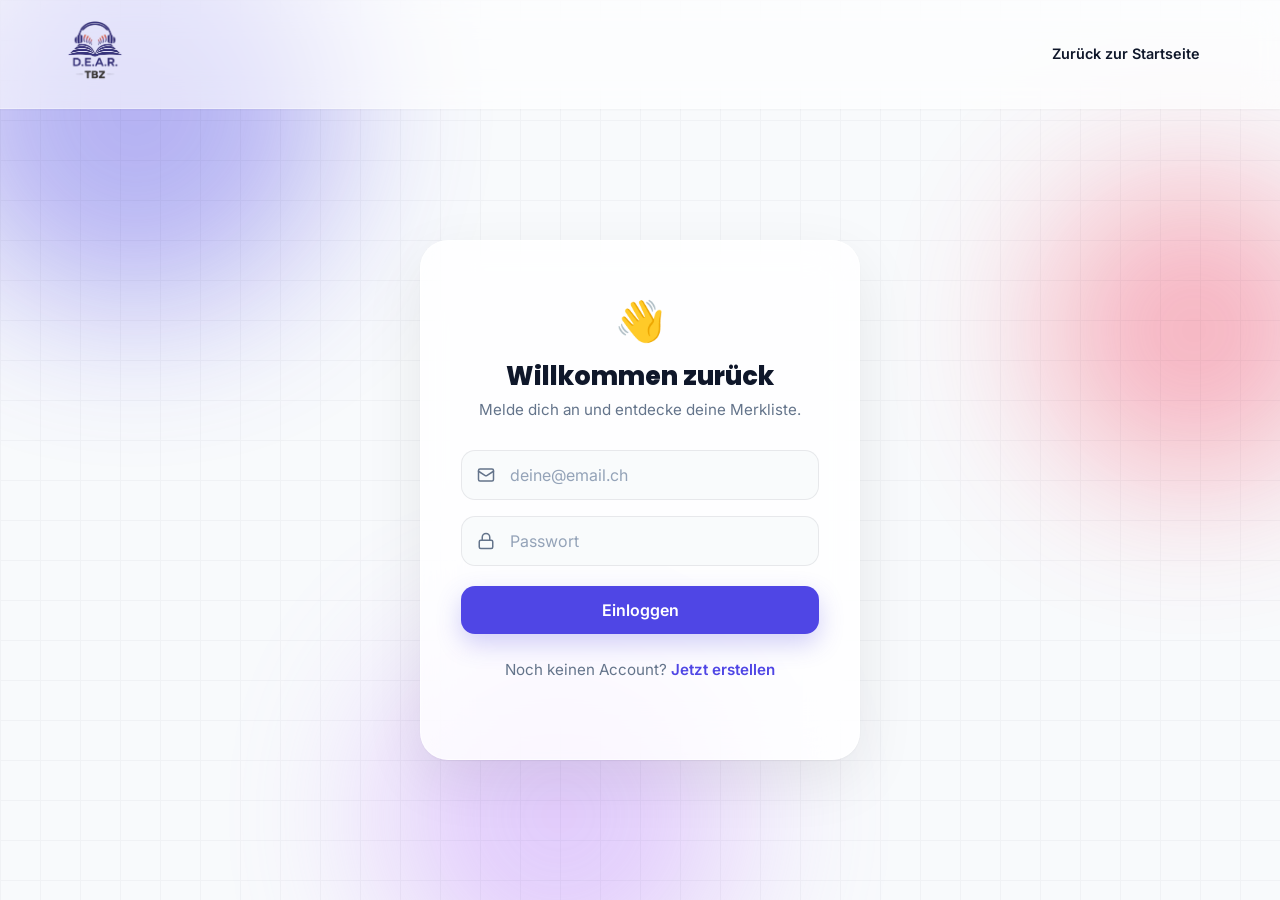
<file: docs/Code/dashboard.html>
<!DOCTYPE html>
<html lang="de">
<head>
  <meta charset="UTF-8" />
  <meta name="viewport" content="width=device-width, initial-scale=1.0" />
  <title>Dashboard | D.E.A.R.</title>
  <link rel="preconnect" href="https://fonts.googleapis.com" />
  <link rel="preconnect" href="https://fonts.gstatic.com" crossorigin />
  <link href="https://fonts.googleapis.com/css2?family=Poppins:wght@400;600;700;800;900&family=Inter:wght@300;400;500;600&display=swap" rel="stylesheet" />
  <link rel="icon" type="image/png" href="d.e.a.r_logo.png" />
  <link rel="stylesheet" href="style.css" />
</head>
<body>

  <!-- ===== STICKY HEADER ===== -->
  <header class="site-header scrolled" id="site-header">
    <div class="header-inner container">
      <a href="index.html" class="logo-link">
        <img src="d.e.a.r_logo.png" alt="D.E.A.R. Logo" class="logo-img" />
      </a>
      <nav class="main-nav" aria-label="Hauptnavigation">
        <a href="index.html">Home</a>
        <a href="buecher.html">Bücher</a>
        <a href="about.html">About</a>
      </nav>
      <a href="dashboard.html" class="btn btn-primary btn-sm">Dashboard</a>
    </div>
  </header>

  <main>
    <!-- ===== DASHBOARD HERO ===== -->
    <section class="page-hero">
      <div class="blob blob-1" aria-hidden="true"></div>
      <div class="blob blob-2" aria-hidden="true"></div>
      <div class="hero-grid-overlay" aria-hidden="true"></div>
      <div class="container page-hero-content">
        <div class="hero-badge fade-up">
          <span class="badge-dot"></span>
          Dein Bereich
        </div>
        <h1 class="fade-up delay-1">Hallo, <span class="gradient-text" id="user-name">User</span></h1>
        <p class="page-hero-sub fade-up delay-2">Verwalte deine Merkliste und Einstellungen.</p>
      </div>
    </section>

    <!-- ===== DASHBOARD CONTENT ===== -->
    <section class="section-padding" style="padding-top: 40px;">
      <div class="container">
        <div class="dashboard-grid">

          <!-- ===== MERKLISTE ===== -->
          <div class="dash-section fade-up">
            <div class="dash-section-header">
              <div class="dash-section-icon">
                <svg width="22" height="22" viewBox="0 0 24 24" fill="none" stroke="currentColor" stroke-width="2" stroke-linecap="round" stroke-linejoin="round"><path d="M19 21l-7-5-7 5V5a2 2 0 0 1 2-2h10a2 2 0 0 1 2 2z"/></svg>
              </div>
              <h2>Meine Merkliste</h2>
            </div>
            <p class="dash-section-sub">Deine gespeicherten Podcasts auf einen Blick.</p>

            <div id="bookmarks-list" class="bookmarks-list">
              <!-- Wird dynamisch gefüllt -->
            </div>

            <div id="bookmarks-empty" class="dash-empty" style="display: none;">
              <div class="dash-empty-icon">📚</div>
              <h3>Noch keine Einträge</h3>
              <p>Besuche die <a href="buecher.html">Bücher-Seite</a> und speichere deine Favoriten über das Lesezeichen-Icon.</p>
            </div>
          </div>

          <!-- ===== MEINE PODCASTS ===== -->
          <div class="dash-section fade-up delay-1">
            <div class="dash-section-header">
              <div class="dash-section-icon">
                <svg width="22" height="22" viewBox="0 0 24 24" fill="none" stroke="currentColor" stroke-width="2" stroke-linecap="round" stroke-linejoin="round"><path d="M12 1a3 3 0 0 0-3 3v8a3 3 0 0 0 6 0V4a3 3 0 0 0-3-3z"/><path d="M19 10v2a7 7 0 0 1-14 0v-2"/><line x1="12" y1="19" x2="12" y2="23"/><line x1="8" y1="23" x2="16" y2="23"/></svg>
              </div>
              <h2>Meine Podcasts</h2>
            </div>
            <p class="dash-section-sub">Deine erstellten Hörbücher und Podcasts.</p>

            <div id="my-podcasts-list" class="bookmarks-list">
              <!-- Dynamisch gefüllt -->
            </div>

            <div id="my-podcasts-empty" class="dash-empty" style="display: none;">
              <div class="dash-empty-icon">🎙️</div>
              <h3>Noch keine Podcasts erstellt</h3>
              <p>Erstelle deinen ersten Podcast und teile ihn mit der Community.</p>
            </div>

            <div style="margin-top: 24px;">
              <a href="create.html" class="btn btn-primary btn-lg" style="width: 100%; justify-content: center;">
                <svg width="18" height="18" viewBox="0 0 24 24" fill="none" stroke="currentColor" stroke-width="2" stroke-linecap="round" stroke-linejoin="round"><line x1="12" y1="5" x2="12" y2="19"/><line x1="5" y1="12" x2="19" y2="12"/></svg>
                Neues Hörbuch erstellen
              </a>
            </div>
          </div>

          <!-- ===== EINSTELLUNGEN ===== -->
          <div class="dash-section fade-up delay-2">
            <div class="dash-section-header">
              <div class="dash-section-icon">
                <svg width="22" height="22" viewBox="0 0 24 24" fill="none" stroke="currentColor" stroke-width="2" stroke-linecap="round" stroke-linejoin="round"><circle cx="12" cy="12" r="3"/><path d="M19.4 15a1.65 1.65 0 0 0 .33 1.82l.06.06a2 2 0 0 1-2.83 2.83l-.06-.06a1.65 1.65 0 0 0-1.82-.33 1.65 1.65 0 0 0-1 1.51V21a2 2 0 0 1-4 0v-.09A1.65 1.65 0 0 0 9 19.4a1.65 1.65 0 0 0-1.82.33l-.06.06a2 2 0 0 1-2.83-2.83l.06-.06A1.65 1.65 0 0 0 4.68 15a1.65 1.65 0 0 0-1.51-1H3a2 2 0 0 1 0-4h.09A1.65 1.65 0 0 0 4.6 9a1.65 1.65 0 0 0-.33-1.82l-.06-.06a2 2 0 0 1 2.83-2.83l.06.06A1.65 1.65 0 0 0 9 4.68a1.65 1.65 0 0 0 1-1.51V3a2 2 0 0 1 4 0v.09a1.65 1.65 0 0 0 1 1.51 1.65 1.65 0 0 0 1.82-.33l.06-.06a2 2 0 0 1 2.83 2.83l-.06.06A1.65 1.65 0 0 0 19.4 9a1.65 1.65 0 0 0 1.51 1H21a2 2 0 0 1 0 4h-.09a1.65 1.65 0 0 0-1.51 1z"/></svg>
              </div>
              <h2>Einstellungen</h2>
            </div>
            <p class="dash-section-sub">Verwalte dein Konto.</p>

            <!-- Profil-Info -->
            <div class="settings-group">
              <div class="settings-item">
                <div class="settings-label">Name</div>
                <div class="settings-value" id="settings-name">–</div>
              </div>
              <div class="settings-item">
                <div class="settings-label">E-Mail</div>
                <div class="settings-value" id="settings-email">–</div>
              </div>
              <div class="settings-item">
                <div class="settings-label">Passwort</div>
                <div class="settings-value">••••••••</div>
              </div>
            </div>

            <div class="settings-actions">
              <button class="btn btn-ghost btn-settings" disabled>
                <svg width="16" height="16" viewBox="0 0 24 24" fill="none" stroke="currentColor" stroke-width="2" stroke-linecap="round" stroke-linejoin="round"><path d="M17 3a2.85 2.83 0 1 1 4 4L7.5 20.5 2 22l1.5-5.5Z"/></svg>
                Profil bearbeiten (bald verfügbar)
              </button>
              <button class="btn btn-logout" id="logout-btn" type="button">
                <svg width="16" height="16" viewBox="0 0 24 24" fill="none" stroke="currentColor" stroke-width="2" stroke-linecap="round" stroke-linejoin="round"><path d="M9 21H5a2 2 0 0 1-2-2V5a2 2 0 0 1 2-2h4"/><polyline points="16 17 21 12 16 7"/><line x1="21" y1="12" x2="9" y2="12"/></svg>
                Ausloggen
              </button>
            </div>
          </div>

        </div>
      </div>
    </section>
  </main>

  <!-- ===== FOOTER ===== -->
  <footer class="site-footer">
    <div class="container footer-inner">
      <div class="footer-brand">
        <img src="d.e.a.r_logo.png" alt="D.E.A.R. Logo" class="logo-img logo-img-sm" />
        <p>Wissen in 5 Minuten – für alle, die mehr wollen.</p>
        <p class="footer-small">Ein Schulprojekt von Viggo, TBZ Zürich &middot; Modul M293</p>
      </div>
      <nav class="footer-nav" aria-label="Footer-Navigation">
        <div class="footer-col">
          <strong>Entdecken</strong>
          <a href="buecher.html">Alle Folgen</a>
          <a href="index.html">Startseite</a>
        </div>
        <div class="footer-col">
          <strong>Genres</strong>
          <a href="buecher.html">Sachbuch</a>
          <a href="buecher.html">Biografie</a>
          <a href="buecher.html">Krimi &amp; Fantasy</a>
        </div>
        <div class="footer-col">
          <strong>Mehr</strong>
          <a href="about.html">Das Projekt</a>
          <a href="about.html">Kontakt</a>
          <a href="dashboard.html">Dashboard</a>
        </div>
      </nav>
    </div>
    <div class="footer-bottom">
      <div class="container">
        <span>&copy; 2025 D.E.A.R. – Drop Everything And Read. Alle Rechte vorbehalten.</span>
        <span>Made with &hearts; in Zürich</span>
      </div>
    </div>
  </footer>

  <!-- Toast Container -->
  <div id="toast-container" class="toast-container"></div>

  <script>
    // ==========================================================================
    // STANDARD SETUP (Animations, Header)
    // ==========================================================================
    const observer = new IntersectionObserver((entries) => {
      entries.forEach(entry => {
        if (entry.isIntersecting) entry.target.classList.add('visible');
      });
    }, { threshold: 0.12, rootMargin: '0px 0px -40px 0px' });

    document.querySelectorAll('.fade-up').forEach(el => observer.observe(el));

    const header = document.getElementById('site-header');
    window.addEventListener('scroll', () => {
      header.classList.toggle('scrolled', window.scrollY > 30);
    });

    // ==========================================================================
    // TOAST SYSTEM (inline for dashboard)
    // ==========================================================================
    function showToast(message, type = 'info', duration = 3500) {
      let container = document.getElementById('toast-container');
      const icons = { success: '\u2713', error: '\u2717', info: '\u2139' };
      const toast = document.createElement('div');
      toast.className = 'toast toast-' + type;
      toast.innerHTML =
        '<span class="toast-icon">' + (icons[type] || icons.info) + '</span>' +
        '<span class="toast-message">' + message + '</span>' +
        '<button class="toast-close" aria-label="Schliessen">&times;</button>' +
        '<div class="toast-progress" style="animation-duration:' + duration + 'ms;"></div>';
      toast.querySelector('.toast-close').addEventListener('click', function() { dismissToast(toast); });
      container.appendChild(toast);
      setTimeout(function() { dismissToast(toast); }, duration);
    }

    function dismissToast(toast) {
      if (toast.classList.contains('toast-out')) return;
      toast.classList.add('toast-out');
      toast.addEventListener('animationend', function() { toast.remove(); });
    }

    // ==========================================================================
    // AUTH GUARD – redirect if not logged in
    // ==========================================================================
    const currentUser = JSON.parse(localStorage.getItem('dearCurrentUser') || 'null');

    if (!currentUser) {
      window.location.href = 'login/signup/login.html';
    } else {
      // Populate user data
      document.getElementById('user-name').textContent = currentUser.name;
      document.getElementById('settings-name').textContent = currentUser.name;
      document.getElementById('settings-email').textContent = currentUser.email;

      // ==========================================================================
      // MERKLISTE
      // ==========================================================================
      const bookmarks = JSON.parse(localStorage.getItem('dearBookmarks') || '[]');
      const bookmarksList = document.getElementById('bookmarks-list');
      const bookmarksEmpty = document.getElementById('bookmarks-empty');

      if (bookmarks.length === 0) {
        bookmarksEmpty.style.display = 'block';
      } else {
        bookmarks.forEach(function(title) {
          const item = document.createElement('div');
          item.className = 'bookmark-item';
          item.innerHTML =
            '<div class="bookmark-icon">' +
              '<svg width="18" height="18" viewBox="0 0 24 24" fill="currentColor" stroke="currentColor" stroke-width="2"><path d="M19 21l-7-5-7 5V5a2 2 0 0 1 2-2h10a2 2 0 0 1 2 2z"/></svg>' +
            '</div>' +
            '<div class="bookmark-info">' +
              '<strong>' + title + '</strong>' +
              '<span>Podcast gespeichert</span>' +
            '</div>' +
            '<button class="bookmark-remove" data-title="' + title + '" aria-label="Entfernen">&times;</button>';
          bookmarksList.appendChild(item);
        });

        // Remove bookmark handler
        bookmarksList.addEventListener('click', function(e) {
          const removeBtn = e.target.closest('.bookmark-remove');
          if (!removeBtn) return;

          const title = removeBtn.getAttribute('data-title');
          let updated = JSON.parse(localStorage.getItem('dearBookmarks') || '[]');
          updated = updated.filter(function(b) { return b !== title; });
          localStorage.setItem('dearBookmarks', JSON.stringify(updated));

          removeBtn.closest('.bookmark-item').remove();
          showToast('"' + title + '" wurde entfernt.', 'info');

          if (updated.length === 0) {
            bookmarksEmpty.style.display = 'block';
          }
        });
      }

      // ==========================================================================
      // MEINE PODCASTS
      // ==========================================================================
      const podcasts = JSON.parse(localStorage.getItem('dearPodcasts') || '[]');
      const podcastsList = document.getElementById('my-podcasts-list');
      const podcastsEmpty = document.getElementById('my-podcasts-empty');

      // Filter: only show podcasts by this user
      const myPodcasts = podcasts.filter(function(p) { return p.authorEmail === currentUser.email; });

      if (myPodcasts.length === 0) {
        podcastsEmpty.style.display = 'block';
      } else {
        myPodcasts.forEach(function(pod) {
          var statusClass = pod.status === 'published' ? 'status-published' : 'status-draft';
          var statusLabel = pod.status === 'published' ? 'Veröffentlicht' : 'Entwurf';
          var item = document.createElement('div');
          item.className = 'bookmark-item';
          item.innerHTML =
            '<div class="bookmark-icon" style="font-size: 1.5rem;">🎙️</div>' +
            '<div class="bookmark-info">' +
              '<strong>' + pod.title + '</strong>' +
              '<span class="podcast-status ' + statusClass + '">' + statusLabel + '</span>' +
            '</div>' +
            '<button class="bookmark-remove" data-pod-id="' + pod.id + '" aria-label="Löschen">&times;</button>';
          podcastsList.appendChild(item);
        });

        // Delete podcast handler
        podcastsList.addEventListener('click', function(e) {
          var removeBtn = e.target.closest('.bookmark-remove');
          if (!removeBtn || !removeBtn.getAttribute('data-pod-id')) return;
          var podId = removeBtn.getAttribute('data-pod-id');
          var allPods = JSON.parse(localStorage.getItem('dearPodcasts') || '[]');
          allPods = allPods.filter(function(p) { return p.id !== podId; });
          localStorage.setItem('dearPodcasts', JSON.stringify(allPods));
          removeBtn.closest('.bookmark-item').remove();
          showToast('Podcast wurde gelöscht.', 'info');
          var remaining = allPods.filter(function(p) { return p.authorEmail === currentUser.email; });
          if (remaining.length === 0) podcastsEmpty.style.display = 'block';
        });
      }

      // ==========================================================================
      // LOGOUT
      // ==========================================================================
      document.getElementById('logout-btn').addEventListener('click', function() {
        localStorage.removeItem('dearCurrentUser');
        showToast('Du wurdest ausgeloggt.', 'info');
        setTimeout(function() {
          window.location.href = 'index.html';
        }, 1200);
      });
    }
  </script>
</body>
</html>
</file>
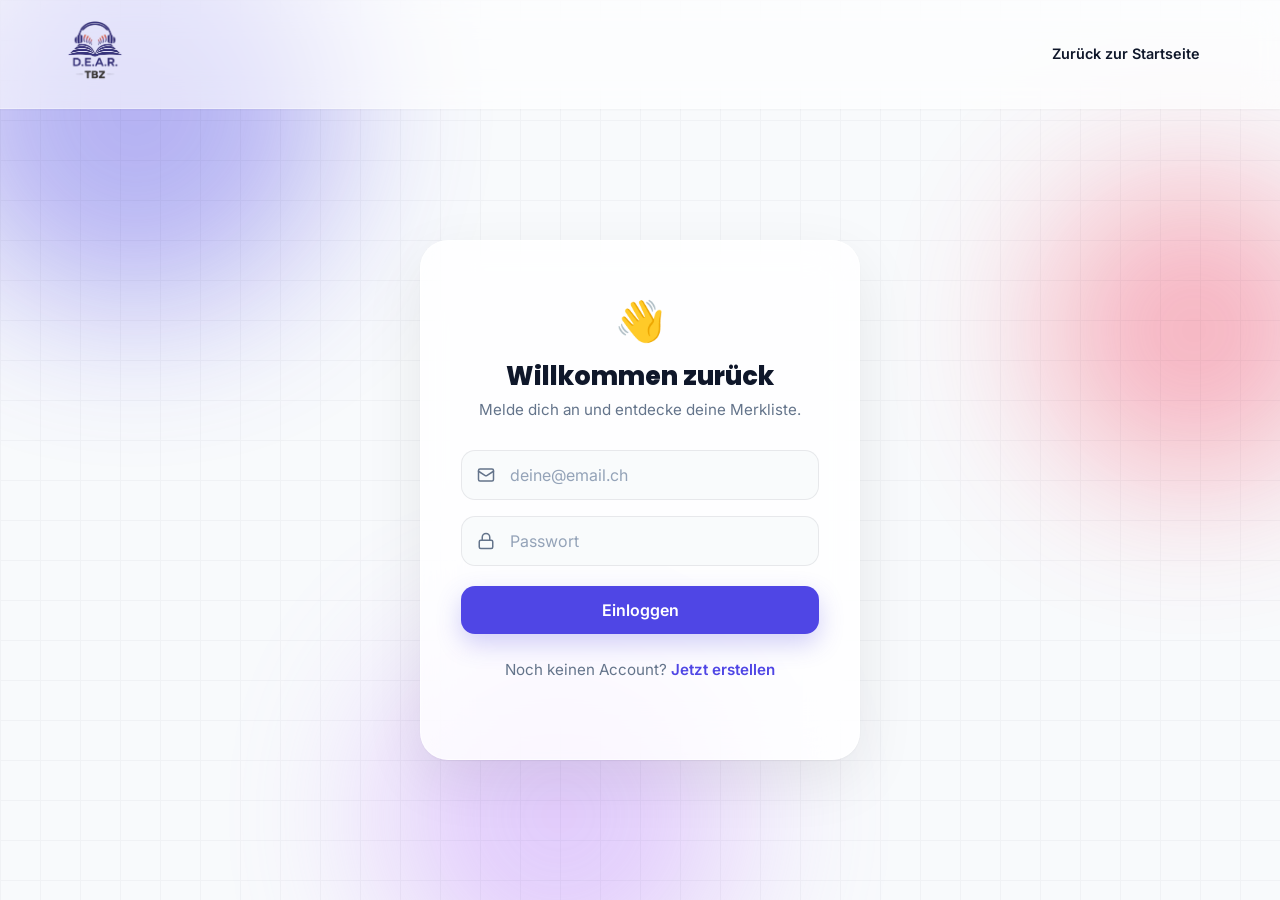
<file: login/signup/login.html>
<!DOCTYPE html>
<html lang="de">
<head>
  <meta charset="UTF-8" />
  <meta name="viewport" content="width=device-width, initial-scale=1.0" />
  <title>Login | D.E.A.R.</title>
  <link rel="preconnect" href="https://fonts.googleapis.com" />
  <link rel="preconnect" href="https://fonts.gstatic.com" crossorigin />
  <link href="https://fonts.googleapis.com/css2?family=Poppins:wght@400;600;700;800;900&family=Inter:wght@300;400;500;600&display=swap" rel="stylesheet" />
  <link rel="icon" type="image/png" href="../../d.e.a.r_logo.png" />
  <link rel="stylesheet" href="../../style.css" />
  <link rel="stylesheet" href="style.css" />
</head>
<body>

  <div class="bg-shapes">
    <div class="blob blob-1" aria-hidden="true"></div>
    <div class="blob blob-2" aria-hidden="true"></div>
    <div class="blob blob-3" aria-hidden="true"></div>
  </div>
  <div class="hero-grid-overlay" aria-hidden="true"></div>

  <header class="site-header glass">
    <div class="header-inner container">
      <a href="../../index.html" class="logo-link">
        <img src="../../d.e.a.r_logo.png" alt="D.E.A.R. Logo" class="logo-img" />
      </a>
      <a href="../../index.html" class="btn btn-ghost btn-sm">Zurück zur Startseite</a>
    </div>
  </header>

  <main class="auth-page-wrapper">
    <div class="auth-card fade-up">
      <div class="auth-form-box">
        <div class="auth-icon">👋</div>
        <h3>Willkommen zurück</h3>
        <p>Melde dich an und entdecke deine Merkliste.</p>
        <form id="login-form">
          <div class="input-group">
            <svg class="input-icon" width="18" height="18" viewBox="0 0 24 24" fill="none" stroke="currentColor" stroke-width="2" stroke-linecap="round" stroke-linejoin="round"><rect x="2" y="4" width="20" height="16" rx="2"/><path d="m22 7-8.97 5.7a1.94 1.94 0 0 1-2.06 0L2 7"/></svg>
            <input type="email" id="log-email" placeholder="deine@email.ch" required />
          </div>
          <div class="input-group">
            <svg class="input-icon" width="18" height="18" viewBox="0 0 24 24" fill="none" stroke="currentColor" stroke-width="2" stroke-linecap="round" stroke-linejoin="round"><rect x="3" y="11" width="18" height="11" rx="2" ry="2"/><path d="M7 11V7a5 5 0 0 1 10 0v4"/></svg>
            <input type="password" id="log-password" placeholder="Passwort" required />
          </div>
          <button type="submit" class="btn btn-primary btn-auth">Einloggen</button>
        </form>
        <p class="auth-switch">Noch keinen Account? <a href="signup.html">Jetzt erstellen</a></p>
      </div>
    </div>
  </main>

  <!-- Toast Container -->
  <div id="toast-container" class="toast-container"></div>

  <script src="script.js"></script>
</body>
</html>
</file>
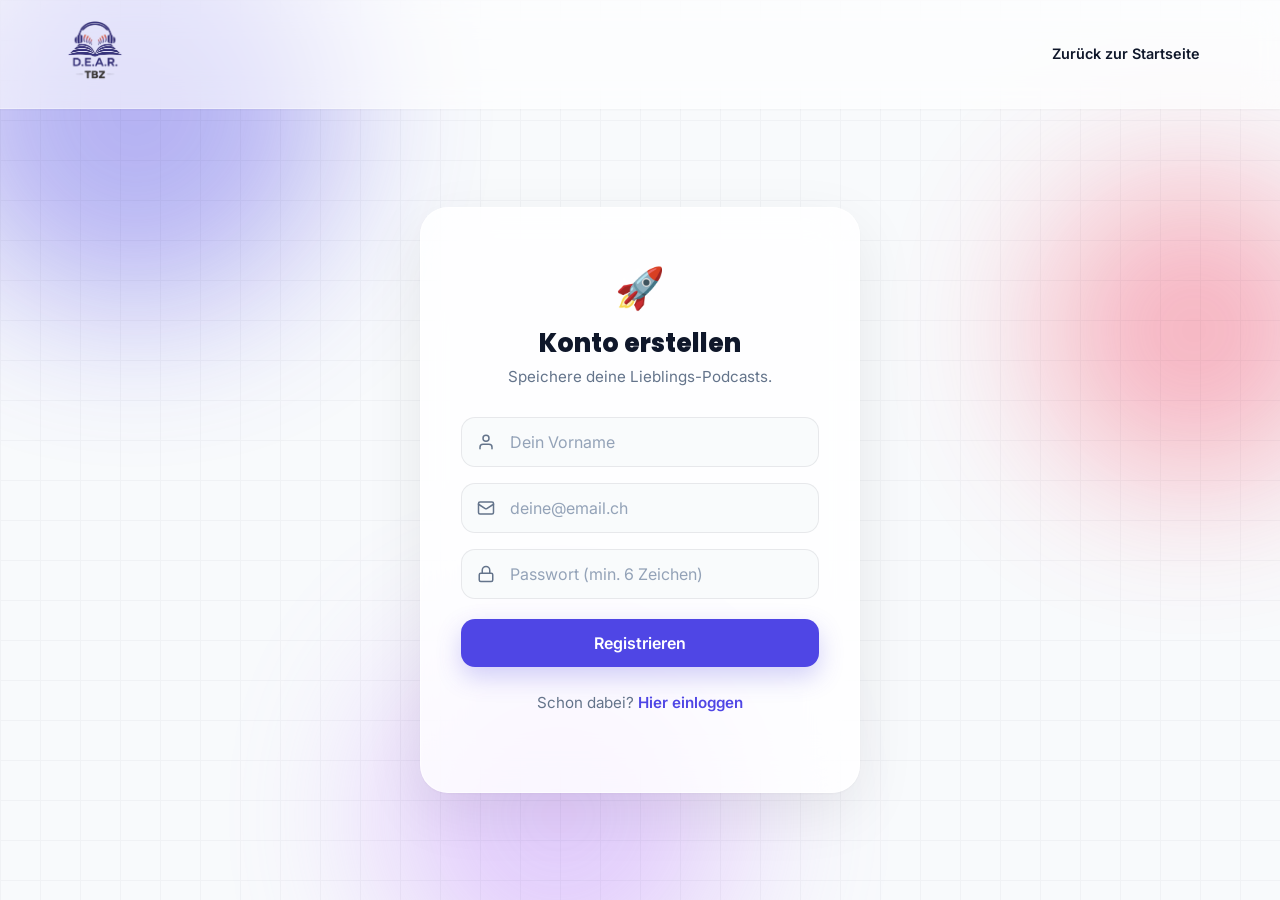
<file: login/signup/signup.html>
<!DOCTYPE html>
<html lang="de">
<head>
  <meta charset="UTF-8" />
  <meta name="viewport" content="width=device-width, initial-scale=1.0" />
  <title>Registrieren | D.E.A.R.</title>
  <link rel="preconnect" href="https://fonts.googleapis.com" />
  <link rel="preconnect" href="https://fonts.gstatic.com" crossorigin />
  <link href="https://fonts.googleapis.com/css2?family=Poppins:wght@400;600;700;800;900&family=Inter:wght@300;400;500;600&display=swap" rel="stylesheet" />
  <link rel="icon" type="image/png" href="../../d.e.a.r_logo.png" />
  <link rel="stylesheet" href="../../style.css" />
  <link rel="stylesheet" href="style.css" />
</head>
<body>

  <div class="bg-shapes">
    <div class="blob blob-1" aria-hidden="true"></div>
    <div class="blob blob-2" aria-hidden="true"></div>
    <div class="blob blob-3" aria-hidden="true"></div>
  </div>
  <div class="hero-grid-overlay" aria-hidden="true"></div>

  <header class="site-header glass">
    <div class="header-inner container">
      <a href="../../index.html" class="logo-link">
        <img src="../../d.e.a.r_logo.png" alt="D.E.A.R. Logo" class="logo-img" />
      </a>
      <a href="../../index.html" class="btn btn-ghost btn-sm">Zurück zur Startseite</a>
    </div>
  </header>

  <main class="auth-page-wrapper">
    <div class="auth-card fade-up">
      <div class="auth-form-box">
        <div class="auth-icon">🚀</div>
        <h3>Konto erstellen</h3>
        <p>Speichere deine Lieblings-Podcasts.</p>
        <form id="register-form">
          <div class="input-group">
            <svg class="input-icon" width="18" height="18" viewBox="0 0 24 24" fill="none" stroke="currentColor" stroke-width="2" stroke-linecap="round" stroke-linejoin="round"><path d="M20 21v-2a4 4 0 0 0-4-4H8a4 4 0 0 0-4 4v2"/><circle cx="12" cy="7" r="4"/></svg>
            <input type="text" id="reg-name" placeholder="Dein Vorname" required />
          </div>
          <div class="input-group">
            <svg class="input-icon" width="18" height="18" viewBox="0 0 24 24" fill="none" stroke="currentColor" stroke-width="2" stroke-linecap="round" stroke-linejoin="round"><rect x="2" y="4" width="20" height="16" rx="2"/><path d="m22 7-8.97 5.7a1.94 1.94 0 0 1-2.06 0L2 7"/></svg>
            <input type="email" id="reg-email" placeholder="deine@email.ch" required />
          </div>
          <div class="input-group">
            <svg class="input-icon" width="18" height="18" viewBox="0 0 24 24" fill="none" stroke="currentColor" stroke-width="2" stroke-linecap="round" stroke-linejoin="round"><rect x="3" y="11" width="18" height="11" rx="2" ry="2"/><path d="M7 11V7a5 5 0 0 1 10 0v4"/></svg>
            <input type="password" id="reg-password" placeholder="Passwort (min. 6 Zeichen)" minlength="6" required />
          </div>
          <button type="submit" class="btn btn-primary btn-auth">Registrieren</button>
        </form>
        <p class="auth-switch">Schon dabei? <a href="login.html">Hier einloggen</a></p>
      </div>
    </div>
  </main>

  <!-- Toast Container -->
  <div id="toast-container" class="toast-container"></div>

  <script src="script.js"></script>
</body>
</html>
</file>
<file: style.css>
/* ==========================================================================
   1. VARIABLEN & RESET
   ========================================================================== */
:root {
  --primary: #4f46e5;
  --secondary: #f43f5e;
  --bg-light: #f8fafc;
  --bg-white: #ffffff;
  --text-dark: #0f172a;
  --text-muted: #64748b;
  --border-light: rgba(15, 23, 42, 0.08);
  --font-heading: 'Poppins', sans-serif;
  --font-body: 'Inter', sans-serif;
  
  /* Modern Shadows */
  --shadow-sm: 0 1px 2px rgba(0,0,0,0.04);
  --shadow-md: 0 4px 6px -1px rgba(0,0,0,0.05), 0 2px 4px -1px rgba(0,0,0,0.03);
  --shadow-lg: 0 10px 15px -3px rgba(0,0,0,0.05), 0 4px 6px -2px rgba(0,0,0,0.03);
  --shadow-glow: 0 10px 25px rgba(79, 70, 229, 0.25);
}

* { margin: 0; padding: 0; box-sizing: border-box; }

html { scroll-behavior: smooth; }

body {
  font-family: var(--font-body);
  background-color: var(--bg-light);
  color: var(--text-dark);
  line-height: 1.6;
  overflow-x: hidden;
}

.container {
  max-width: 1200px;
  margin: 0 auto;
  padding: 0 24px;
}

/* ==========================================================================
   2. TYPOGRAFIE & BUTTONS
   ========================================================================== */
h1, h2, h3, h4 { font-family: var(--font-heading); color: var(--text-dark); line-height: 1.2; }
.gradient-text {
  background: linear-gradient(135deg, var(--primary), var(--secondary));
  -webkit-background-clip: text;
  -webkit-text-fill-color: transparent;
}

.section-label {
  display: inline-block;
  font-size: 0.85rem;
  font-weight: 700;
  text-transform: uppercase;
  letter-spacing: 1.5px;
  color: var(--primary);
  margin-bottom: 12px;
}
.section-title { font-size: 2.5rem; margin-bottom: 16px; font-weight: 800; letter-spacing: -0.5px;}
.section-sub { font-size: 1.15rem; color: var(--text-muted); max-width: 600px; margin-bottom: 48px; }
.section-padding { padding: 100px 0; }

.btn {
  display: inline-flex; align-items: center; justify-content: center; gap: 8px;
  border-radius: 12px; font-weight: 600; text-decoration: none;
  transition: all 0.3s cubic-bezier(0.4, 0, 0.2, 1);
  cursor: pointer; border: none; font-family: inherit;
}
.btn-sm { padding: 8px 16px; font-size: 0.9rem; }
.btn-lg { padding: 14px 28px; font-size: 1.05rem; }
.btn-primary { background: var(--primary); color: white; box-shadow: var(--shadow-glow); }
.btn-primary:hover { transform: translateY(-2px); box-shadow: 0 15px 35px rgba(79, 70, 229, 0.35); }
.btn-ghost { background: transparent; color: var(--text-dark); }
.btn-ghost:hover { color: var(--primary); transform: translateX(4px); }
.btn-white { background: white; color: var(--primary); }
.btn-white:hover { transform: translateY(-2px); box-shadow: 0 10px 20px rgba(0,0,0,0.1); }
.btn-ghost-white { background: rgba(255,255,255,0.1); color: white; border: 1px solid rgba(255,255,255,0.2); }
.btn-ghost-white:hover { background: rgba(255,255,255,0.2); }

/* ==========================================================================
   3. HEADER (GLASSMORPHISM)
   ========================================================================== */
.site-header {
  position: fixed; width: 100%; top: 0; z-index: 1000;
  padding: 20px 0; transition: all 0.3s ease;
}
.site-header.scrolled {
  padding: 12px 0; background: rgba(255, 255, 255, 0.8);
  backdrop-filter: blur(16px); -webkit-backdrop-filter: blur(16px);
  border-bottom: 1px solid rgba(255, 255, 255, 0.3);
  box-shadow: var(--shadow-sm);
}
.header-inner { display: flex; justify-content: space-between; align-items: center; }
.logo-img { height: 60px; width: auto; mix-blend-mode: multiply; }
.logo-img-sm { height: 40px; }
.main-nav { display: flex; gap: 32px; }
.main-nav a {
  text-decoration: none; color: var(--text-muted); font-weight: 500; font-size: 0.95rem;
  transition: color 0.2s;
}
.main-nav a:hover { color: var(--primary); }

/* ==========================================================================
   4. HERO SECTION
   ========================================================================== */
.hero {
  position: relative; padding: 180px 0 120px;
  background-color: var(--bg-white); overflow: hidden;
}
.hero-grid-overlay {
  position: absolute; inset: 0; z-index: 0; opacity: 0.03;
  background-image: linear-gradient(var(--text-dark) 1px, transparent 1px), linear-gradient(90deg, var(--text-dark) 1px, transparent 1px);
  background-size: 40px 40px;
}
.blob {
  position: absolute; border-radius: 50%; filter: blur(80px); opacity: 0.4; z-index: 0;
  animation: blobFloat 10s infinite alternate ease-in-out;
}
.blob-1 { top: -10%; left: -5%; width: 400px; height: 400px; background: var(--primary); }
.blob-2 { top: 20%; right: -5%; width: 300px; height: 300px; background: var(--secondary); animation-delay: -5s; }
.blob-3 { bottom: -10%; left: 30%; width: 350px; height: 350px; background: #c084fc; animation-delay: -2s; }

@keyframes blobFloat {
  0% { transform: translate(0,0) scale(1); }
  100% { transform: translate(50px, 50px) scale(1.1); }
}

.hero-content { position: relative; z-index: 1; max-width: 650px; }
.hero-badge {
  display: inline-flex; align-items: center; gap: 8px;
  background: rgba(79, 70, 229, 0.1); color: var(--primary);
  padding: 6px 16px; border-radius: 50px; font-size: 0.85rem; font-weight: 600; margin-bottom: 24px;
}
.badge-dot { width: 8px; height: 8px; background: var(--primary); border-radius: 50%; }
.hero-headline { font-size: 4.5rem; letter-spacing: -2px; margin-bottom: 24px; }
.hero-sub { font-size: 1.25rem; color: var(--text-muted); margin-bottom: 40px; }
.hero-actions { display: flex; gap: 16px; margin-bottom: 60px; }
.hero-stats { display: flex; align-items: center; gap: 24px; }
.stat-num { display: block; font-size: 1.5rem; font-weight: 800; color: var(--text-dark); }
.stat-label { font-size: 0.85rem; color: var(--text-muted); font-weight: 500; }
.stat-divider { width: 1px; height: 30px; background: var(--border-light); }

.hero-card-float {
  position: absolute; top: 200px; right: 5%; z-index: 1;
  display: flex; flex-direction: column; gap: 20px; pointer-events: none;
}
.float-card {
  background: rgba(255,255,255,0.9); backdrop-filter: blur(10px);
  padding: 16px 24px; border-radius: 16px; box-shadow: var(--shadow-lg);
  display: flex; align-items: center; gap: 16px; border: 1px solid rgba(255,255,255,0.5);
  transform: rotate(2deg);
}
.float-card-2 { transform: rotate(-3deg) translateX(-40px); }
.float-card-icon { font-size: 1.5rem; }
.float-card-text strong { display: block; font-size: 0.85rem; color: var(--text-muted); }
.float-card-text span { font-weight: 600; color: var(--text-dark); }
.float-card-play { color: var(--primary); font-weight: bold; }

/* ==========================================================================
   5. BENTO GRID (HOW IT WORKS)
   ========================================================================== */
.bento-grid {
  display: grid; grid-template-columns: repeat(3, 1fr); gap: 24px;
}
.bento-card {
  background: var(--bg-white); border-radius: 24px; padding: 40px;
  box-shadow: var(--shadow-sm); border: 1px solid var(--border-light);
  position: relative; overflow: hidden; transition: transform 0.3s;
}
.bento-card:hover { transform: translateY(-5px); box-shadow: var(--shadow-md); }
.step-number { position: absolute; top: 30px; right: 30px; font-size: 3rem; font-weight: 900; color: var(--bg-light); line-height: 1; }
.bento-icon { font-size: 2.5rem; margin-bottom: 24px; }
.bento-card h3 { font-size: 1.5rem; margin-bottom: 12px; }
.bento-card p { color: var(--text-muted); font-size: 0.95rem; margin-bottom: 24px; }
.bento-tag {
  display: inline-block; padding: 6px 12px; border-radius: 8px; font-size: 0.8rem; font-weight: 600;
  background: var(--bg-light); color: var(--text-dark);
}
.bento-wide {
  grid-column: span 3; background: var(--text-dark); color: white; display: flex; align-items: center; gap: 32px;
}
.bento-wide .bento-quote { font-size: 1.5rem; font-family: var(--font-heading); font-style: italic; margin: 0; color: white; flex: 1; }
.bento-wide .bento-author { color: var(--text-muted); font-weight: 500; }

/* ==========================================================================
   6. FEATURED EPISODES
   ========================================================================== */
.featured { background: var(--bg-white); }
.episode-grid { display: grid; grid-template-columns: repeat(3, 1fr); gap: 32px; margin-bottom: 48px; }
.episode-card {
  background: var(--bg-white); border-radius: 20px; overflow: hidden;
  border: 1px solid var(--border-light); box-shadow: var(--shadow-sm);
  transition: all 0.3s; display: flex; flex-direction: column;
}
.episode-card:hover { transform: translateY(-8px); box-shadow: var(--shadow-lg); }
.episode-cover {
  background: var(--cover-color); height: 180px; display: flex; align-items: center; justify-content: center; position: relative;
}
.episode-emoji { font-size: 4rem; }
.episode-genre-tag { position: absolute; bottom: 12px; left: 12px; background: rgba(255,255,255,0.2); backdrop-filter: blur(4px); color: white; padding: 4px 12px; border-radius: 50px; font-size: 0.75rem; font-weight: 600; }
.episode-featured-badge { position: absolute; top: 12px; right: 12px; background: #fbbf24; color: #78350f; padding: 4px 12px; border-radius: 50px; font-size: 0.75rem; font-weight: 700; }
.episode-body { padding: 24px; flex: 1; display: flex; flex-direction: column; }
.episode-meta { display: flex; justify-content: space-between; font-size: 0.85rem; color: var(--text-muted); font-weight: 500; margin-bottom: 12px; }
.episode-title { font-size: 1.25rem; margin-bottom: 8px; }
.episode-desc { font-size: 0.95rem; color: var(--text-muted); margin-bottom: 24px; flex: 1; }
.btn-episode { width: 100%; padding: 12px; background: var(--bg-light); color: var(--text-dark); border-radius: 10px; }
.btn-episode:hover { background: var(--border-light); }
.btn-episode-primary { background: var(--primary); color: white; }
.btn-episode-primary:hover { background: #4338ca; }
.featured-cta { text-align: center; }

/* ==========================================================================
   7. BENEFITS
   ========================================================================== */
.benefits-inner { display: grid; grid-template-columns: 1fr 1fr; gap: 60px; align-items: start; }
.benefits-text { position: sticky; top: 120px; }
.benefits-grid { display: grid; grid-template-columns: 1fr 1fr; gap: 32px; }
.benefit-item { background: var(--bg-white); padding: 24px; border-radius: 16px; box-shadow: var(--shadow-sm); border: 1px solid var(--border-light); }
.benefit-icon { font-size: 2rem; margin-bottom: 16px; }
.benefit-item h4 { font-size: 1.1rem; margin-bottom: 8px; }
.benefit-item p { font-size: 0.9rem; color: var(--text-muted); }

/* ==========================================================================
   8. TESTIMONIALS
   ========================================================================== */
.testimonials { background: var(--bg-white); }
.testimonials-grid { display: grid; grid-template-columns: repeat(3, 1fr); gap: 24px; }
.testimonial-card { padding: 32px; background: var(--bg-light); border-radius: 20px; border: 1px solid var(--border-light); }
.testimonial-card-featured { background: var(--text-dark); color: white; }
.stars { color: #fbbf24; letter-spacing: 2px; margin-bottom: 16px; }
.testimonial-card blockquote { font-size: 1.05rem; font-weight: 500; line-height: 1.5; margin-bottom: 24px; }
.testimonial-card-featured blockquote { color: #e2e8f0; }
.testimonial-author { display: flex; align-items: center; gap: 12px; }
.author-avatar { width: 40px; height: 40px; border-radius: 50%; background: var(--primary); color: white; display: flex; align-items: center; justify-content: center; font-weight: 700; font-size: 0.85rem; }
.testimonial-card-featured .author-avatar { background: white; color: var(--text-dark); }
.testimonial-author strong { display: block; font-size: 0.95rem; }
.testimonial-author span { font-size: 0.8rem; color: var(--text-muted); }

/* ==========================================================================
   9. BOTTOM CTA
   ========================================================================== */
.cta-box {
  background: linear-gradient(135deg, var(--primary), var(--secondary));
  border-radius: 32px; padding: 80px 40px; text-align: center; color: white; position: relative; overflow: hidden;
}
.cta-blob { position: absolute; width: 600px; height: 600px; background: rgba(255,255,255,0.1); border-radius: 50%; filter: blur(60px); top: -200px; right: -100px; }
.cta-content { position: relative; z-index: 1; max-width: 600px; margin: 0 auto; }
.cta-emoji { font-size: 3rem; margin-bottom: 16px; }
.cta-content h2 { color: white; font-size: 2.5rem; margin-bottom: 16px; }
.cta-content p { font-size: 1.15rem; color: rgba(255,255,255,0.9); margin-bottom: 40px; }
.cta-actions { display: flex; gap: 16px; justify-content: center; }

/* ==========================================================================
   10. FOOTER
   ========================================================================== */
.site-footer { background: var(--bg-white); border-top: 1px solid var(--border-light); padding-top: 80px; }
.footer-inner { display: grid; grid-template-columns: 2fr 3fr; gap: 60px; margin-bottom: 60px; }
.footer-brand p { color: var(--text-muted); margin: 16px 0; max-width: 300px; }
.footer-small { font-size: 0.85rem; font-weight: 500; }
.footer-nav { display: grid; grid-template-columns: repeat(3, 1fr); gap: 32px; }
.footer-col { display: flex; flex-direction: column; gap: 12px; }
.footer-col strong { color: var(--text-dark); margin-bottom: 8px; font-family: var(--font-heading); }
.footer-col a { color: var(--text-muted); text-decoration: none; font-size: 0.95rem; transition: color 0.2s; }
.footer-col a:hover { color: var(--primary); }
.footer-bottom { border-top: 1px solid var(--border-light); padding: 24px 0; }
.footer-bottom .container { display: flex; justify-content: space-between; font-size: 0.85rem; color: var(--text-muted); }

/* ==========================================================================
   11. ANIMATIONEN (FADE-UP)
   ========================================================================== */
.fade-up { opacity: 0; transform: translateY(30px); transition: opacity 0.8s cubic-bezier(0.16, 1, 0.3, 1), transform 0.8s cubic-bezier(0.16, 1, 0.3, 1); }
.fade-up.visible { opacity: 1; transform: translateY(0); }
.delay-1 { transition-delay: 0.1s; }
.delay-2 { transition-delay: 0.2s; }
.delay-3 { transition-delay: 0.3s; }
.delay-4 { transition-delay: 0.4s; }

/* ==========================================================================
   12. STYLES FÜR UNTERSEITEN (Bücher, Detail, About)
   ========================================================================== */
.page-title { text-align: center; margin: 150px 0 60px; }
.book-grid { display: grid; grid-template-columns: repeat(auto-fill, minmax(280px, 1fr)); gap: 30px; margin-bottom: 80px; }
.book-card { background: var(--bg-white); border-radius: 16px; overflow: hidden; box-shadow: var(--shadow-sm); border: 1px solid var(--border-light); transition: all 0.3s; }
.book-card:hover { transform: translateY(-5px); box-shadow: var(--shadow-md); border-color: rgba(79, 70, 229, 0.3); }
.card-image { height: 180px; background: var(--bg-light); display: flex; align-items: center; justify-content: center; font-size: 1.5rem; font-weight: 700; color: var(--text-muted); }
.card-content { padding: 24px; }
.card-category { font-size: 0.75rem; font-weight: 700; text-transform: uppercase; color: var(--primary); letter-spacing: 1px; }
.card-content h3 { margin: 8px 0 12px; font-size: 1.3rem; }
.card-content p { font-size: 0.95rem; color: var(--text-muted); margin-bottom: 24px; }
.btn-text { color: var(--primary); text-decoration: none; font-weight: 600; font-size: 0.95rem; }
.btn-text:hover { text-decoration: underline; }

.book-detail { background: var(--bg-white); padding: 48px; margin-top: 150px; border-radius: 24px; box-shadow: var(--shadow-sm); border: 1px solid var(--border-light); }
.book-header { display: flex; gap: 48px; margin-bottom: 48px; flex-wrap: wrap; }
.book-cover-placeholder { width: 220px; height: 320px; background: var(--bg-light); border-radius: 16px; display: flex; align-items: center; justify-content: center; color: var(--text-muted); font-weight: 600; border: 1px solid var(--border-light); }
.book-info { flex: 1; min-width: 300px; }
.badge { display: inline-block; background: var(--secondary); color: white; padding: 6px 16px; border-radius: 50px; font-size: 0.85rem; font-weight: 600; margin-bottom: 16px; }
.author { font-size: 1.2rem; color: var(--text-muted); margin-bottom: 32px; }
.audio-container { background: var(--bg-light); padding: 24px; border-radius: 16px; border-left: 4px solid var(--primary); }
.audio-container h3 { margin-bottom: 16px; font-size: 1.1rem; }
audio { width: 100%; border-radius: 8px; }

.about-content { margin: 150px 0 80px; text-align: center; }
.lead { font-size: 1.25rem; color: var(--text-muted); max-width: 800px; margin: 0 auto 48px; }
.mission-grid { display: grid; grid-template-columns: 1fr 1fr; gap: 48px; text-align: left; margin-top: 60px; }
.contact-section { padding-bottom: 120px; }
.contact-card { background: var(--bg-white); padding: 48px; border-radius: 24px; box-shadow: var(--shadow-sm); border: 1px solid var(--border-light); max-width: 650px; margin: 0 auto; }
.form-group { margin-bottom: 24px; }
.form-group label { display: block; font-weight: 600; margin-bottom: 8px; font-size: 0.95rem; }
.form-group input, .form-group textarea { width: 100%; padding: 14px; border: 1px solid var(--border-light); border-radius: 10px; font-family: inherit; font-size: 1rem; transition: border-color 0.3s; background: var(--bg-light); }
.form-group input:focus, .form-group textarea:focus, .form-group select:focus { outline: none; border-color: var(--primary); background: white; }
.form-group select { width: 100%; padding: 14px; border: 1px solid var(--border-light); border-radius: 10px; font-family: inherit; font-size: 1rem; transition: border-color 0.3s; background: var(--bg-light); appearance: none; -webkit-appearance: none; cursor: pointer; background-image: url("data:image/svg+xml,%3Csvg xmlns='http://www.w3.org/2000/svg' width='12' height='12' viewBox='0 0 12 12'%3E%3Cpath fill='%2364748b' d='M6 8L1 3h10z'/%3E%3C/svg%3E"); background-repeat: no-repeat; background-position: right 14px center; }
.form-row { display: grid; grid-template-columns: 1fr 1fr; gap: 24px; }

/* Active nav link */
.nav-active { color: var(--primary) !important; font-weight: 600 !important; }

/* ==========================================================================
   13. PAGE HERO (Unterseiten)
   ========================================================================== */
.page-hero {
  position: relative; padding: 160px 0 80px;
  background-color: var(--bg-white); overflow: hidden;
}
.page-hero-content { position: relative; z-index: 1; text-align: center; }
.page-hero-content h1 { font-size: 3.5rem; letter-spacing: -1.5px; margin-bottom: 16px; }
.page-hero-sub { font-size: 1.2rem; color: var(--text-muted); max-width: 550px; margin: 0 auto; }

/* ==========================================================================
   14. FILTER BAR (Bücher)
   ========================================================================== */
.filter-bar {
  display: flex; flex-wrap: wrap; gap: 12px; justify-content: center;
  margin-bottom: 48px; padding: 16px; background: var(--bg-white);
  border-radius: 16px; box-shadow: var(--shadow-sm); border: 1px solid var(--border-light);
}
.filter-btn {
  padding: 10px 20px; border: 1px solid var(--border-light); border-radius: 50px;
  background: transparent; color: var(--text-muted); font-family: inherit;
  font-weight: 600; font-size: 0.9rem; cursor: pointer; transition: all 0.3s;
}
.filter-btn:hover { border-color: var(--primary); color: var(--primary); }
.filter-btn.active { background: var(--primary); color: white; border-color: var(--primary); }

/* ==========================================================================
   15. ENHANCED BOOK CARDS (Bücher-Grid)
   ========================================================================== */
.card-image {
  height: 180px; background: var(--cover-color, var(--bg-light));
  display: flex; align-items: center; justify-content: center;
  position: relative; overflow: hidden;
}
.card-emoji { font-size: 3.5rem; }
.card-badge {
  position: absolute; bottom: 12px; left: 12px;
  background: rgba(255,255,255,0.2); backdrop-filter: blur(4px);
  color: white; padding: 4px 12px; border-radius: 50px;
  font-size: 0.75rem; font-weight: 600;
}
.card-footer {
  display: flex; justify-content: space-between; align-items: center;
  margin-top: auto;
}
.card-duration { font-size: 0.85rem; color: var(--text-muted); font-weight: 500; }
.no-results { text-align: center; padding: 60px 0; color: var(--text-muted); font-size: 1.1rem; }

/* ==========================================================================
   16. DETAIL PAGE
   ========================================================================== */
.back-link {
  display: inline-block; margin-top: 120px; margin-bottom: 24px;
  color: var(--primary); text-decoration: none; font-weight: 600;
  font-size: 0.95rem; transition: transform 0.2s;
}
.back-link:hover { transform: translateX(-4px); }

.book-detail { margin-top: 0; margin-bottom: 80px; }

.book-cover-placeholder {
  width: 240px; min-height: 380px; flex-shrink: 0;
  background: linear-gradient(135deg, var(--bg-light), #e2e8f0);
  border-radius: 16px; display: flex; align-items: center; justify-content: center;
  border: 2px dashed var(--border-light);
}
.cover-inner { text-align: center; }
.cover-icon { display: block; font-size: 3rem; margin-bottom: 12px; }
.cover-label { display: block; font-weight: 700; color: var(--text-dark); font-size: 1rem; margin-bottom: 4px; }
.cover-hint { display: block; font-size: 0.8rem; color: var(--text-muted); }

.book-meta-grid {
  display: flex; gap: 24px; margin-bottom: 24px;
  padding: 16px 0; border-top: 1px solid var(--border-light);
  border-bottom: 1px solid var(--border-light);
}
.meta-item { display: flex; flex-direction: column; }
.meta-label { font-size: 0.75rem; text-transform: uppercase; letter-spacing: 1px; color: var(--text-muted); font-weight: 600; margin-bottom: 4px; }
.meta-value { font-weight: 700; color: var(--text-dark); }

.audio-container { margin-bottom: 24px; }

.btn-bookmark {
  display: inline-flex; align-items: center; gap: 8px;
  padding: 12px 24px; border-radius: 12px; border: 1px solid var(--border-light);
  background: var(--bg-light); color: var(--text-dark); font-family: inherit;
  font-weight: 600; font-size: 0.95rem; cursor: pointer; transition: all 0.3s;
}
.btn-bookmark:hover { border-color: var(--primary); color: var(--primary); }
.btn-bookmark.bookmarked { background: var(--primary); color: white; border-color: var(--primary); }

.book-description { margin-bottom: 48px; }
.book-description h2 { font-size: 1.5rem; margin-bottom: 16px; }
.book-description p { color: var(--text-muted); font-size: 1.05rem; line-height: 1.7; margin-bottom: 16px; }

.presenter-section { margin-bottom: 48px; }
.presenter-card {
  display: flex; gap: 24px; align-items: flex-start;
  background: var(--bg-light); padding: 32px; border-radius: 20px;
  border: 1px solid var(--border-light);
}
.presenter-avatar {
  width: 56px; height: 56px; border-radius: 50%; flex-shrink: 0;
  background: var(--primary); color: white; display: flex;
  align-items: center; justify-content: center;
  font-weight: 700; font-size: 1rem;
}
.presenter-info h3 { font-size: 0.85rem; text-transform: uppercase; letter-spacing: 1px; color: var(--text-muted); margin-bottom: 4px; }
.presenter-info strong { font-size: 1.15rem; display: block; margin-bottom: 4px; }
.presenter-info p { color: var(--text-muted); font-size: 0.95rem; margin-bottom: 8px; }
.presenter-note { font-style: italic; margin-top: 12px; }

/* ==========================================================================
   17. ABOUT PAGE
   ========================================================================== */
.about-vision-grid {
  display: grid; grid-template-columns: 1fr 1fr; gap: 32px; margin-bottom: 60px;
}
.vision-card {
  background: var(--bg-white); padding: 40px; border-radius: 24px;
  box-shadow: var(--shadow-sm); border: 1px solid var(--border-light);
  transition: transform 0.3s;
}
.vision-card:hover { transform: translateY(-5px); box-shadow: var(--shadow-md); }
.vision-icon { font-size: 2.5rem; margin-bottom: 20px; }
.vision-card h3 { font-size: 1.3rem; margin-bottom: 12px; }
.vision-card p { color: var(--text-muted); font-size: 0.95rem; line-height: 1.7; }

.about-facts {
  display: flex; justify-content: center; align-items: center; gap: 40px;
  padding: 40px; background: var(--text-dark); border-radius: 20px; color: white;
}
.fact-item { text-align: center; }
.fact-num { display: block; font-size: 2rem; font-weight: 800; font-family: var(--font-heading); }
.fact-label { font-size: 0.9rem; color: var(--text-muted); }
.fact-divider { width: 1px; height: 40px; background: rgba(255,255,255,0.15); }

.form-success { text-align: center; padding: 40px 0; }
.success-icon { font-size: 3rem; margin-bottom: 16px; }
.form-success h3 { margin-bottom: 8px; }
.form-success p { color: var(--text-muted); }

/* ==========================================================================
   18. DASHBOARD
   ========================================================================== */
.dashboard-grid {
  display: grid; grid-template-columns: 1fr 1fr; gap: 32px;
}
.dash-section {
  background: var(--bg-white); padding: 40px; border-radius: 24px;
  box-shadow: var(--shadow-sm); border: 1px solid var(--border-light);
}
.dash-section-header {
  display: flex; align-items: center; gap: 14px; margin-bottom: 8px;
}
.dash-section-icon {
  width: 44px; height: 44px; border-radius: 12px;
  background: rgba(79, 70, 229, 0.1); color: var(--primary);
  display: flex; align-items: center; justify-content: center; flex-shrink: 0;
}
.dash-section h2 { font-size: 1.4rem; }
.dash-section-sub { color: var(--text-muted); font-size: 0.95rem; margin-bottom: 24px; }

/* Bookmark items */
.bookmarks-list { display: flex; flex-direction: column; gap: 12px; }
.bookmark-item {
  display: flex; align-items: center; gap: 14px;
  padding: 16px 20px; background: var(--bg-light); border-radius: 14px;
  border: 1px solid var(--border-light); transition: all 0.3s;
}
.bookmark-item:hover { border-color: rgba(79, 70, 229, 0.2); box-shadow: var(--shadow-sm); }
.bookmark-icon { color: var(--primary); flex-shrink: 0; }
.bookmark-info { flex: 1; }
.bookmark-info strong { display: block; font-size: 1rem; margin-bottom: 2px; }
.bookmark-info span { font-size: 0.8rem; color: var(--text-muted); }
.bookmark-remove {
  background: none; border: none; color: var(--text-muted); font-size: 1.4rem;
  cursor: pointer; padding: 4px 8px; border-radius: 8px; transition: all 0.2s;
}
.bookmark-remove:hover { background: rgba(244, 63, 94, 0.1); color: var(--secondary); }

/* Empty state */
.dash-empty { text-align: center; padding: 40px 20px; }
.dash-empty-icon { font-size: 2.5rem; margin-bottom: 12px; }
.dash-empty h3 { font-size: 1.1rem; margin-bottom: 8px; }
.dash-empty p { color: var(--text-muted); font-size: 0.95rem; }
.dash-empty a { color: var(--primary); text-decoration: none; font-weight: 600; }
.dash-empty a:hover { text-decoration: underline; }

/* Settings */
.settings-group {
  display: flex; flex-direction: column; gap: 1px;
  background: var(--border-light); border-radius: 16px; overflow: hidden;
  margin-bottom: 24px;
}
.settings-item {
  display: flex; justify-content: space-between; align-items: center;
  padding: 16px 20px; background: var(--bg-light);
}
.settings-label { font-weight: 600; font-size: 0.95rem; color: var(--text-dark); }
.settings-value { color: var(--text-muted); font-size: 0.95rem; }
.settings-actions { display: flex; flex-direction: column; gap: 12px; }
.btn-settings {
  justify-content: center; padding: 12px 20px; border-radius: 12px;
  font-size: 0.9rem; color: var(--text-muted); border: 1px solid var(--border-light);
  background: var(--bg-light); cursor: not-allowed; opacity: 0.7;
}
.btn-logout {
  display: inline-flex; align-items: center; justify-content: center; gap: 8px;
  padding: 14px 20px; border-radius: 12px; border: none;
  background: linear-gradient(135deg, #dc2626, #ef4444); color: white;
  font-family: inherit; font-weight: 600; font-size: 0.95rem;
  cursor: pointer; transition: all 0.3s;
}
.btn-logout:hover { transform: translateY(-2px); box-shadow: 0 8px 20px rgba(239, 68, 68, 0.3); }

/* ==========================================================================
   19. TOAST NOTIFICATIONS (Global)
   ========================================================================== */
.toast-container {
  position: fixed; bottom: 24px; right: 24px; z-index: 9999;
  display: flex; flex-direction: column-reverse; gap: 12px; pointer-events: none;
}
.toast {
  display: flex; align-items: center; gap: 12px;
  padding: 16px 20px; border-radius: 16px;
  font-family: var(--font-body); font-size: 0.95rem; font-weight: 500; color: white;
  min-width: 300px; max-width: 420px;
  box-shadow: 0 12px 40px rgba(0,0,0,0.15), 0 4px 12px rgba(0,0,0,0.08);
  pointer-events: auto; position: relative; overflow: hidden;
  opacity: 0; transform: translateY(20px) scale(0.96);
  animation: toastIn 0.4s cubic-bezier(0.16, 1, 0.3, 1) forwards;
}
.toast.toast-out { animation: toastOut 0.35s cubic-bezier(0.4, 0, 1, 1) forwards; }
.toast-success { background: linear-gradient(135deg, #059669, #10b981); }
.toast-error { background: linear-gradient(135deg, #dc2626, #ef4444); }
.toast-info { background: linear-gradient(135deg, #4f46e5, #6366f1); }
.toast-icon { font-size: 1.3rem; flex-shrink: 0; }
.toast-message { flex: 1; line-height: 1.4; }
.toast-close {
  background: none; border: none; color: rgba(255,255,255,0.7);
  font-size: 1.2rem; cursor: pointer; padding: 0 0 0 8px; flex-shrink: 0;
  transition: color 0.2s;
}
.toast-close:hover { color: white; }
.toast-progress {
  position: absolute; bottom: 0; left: 0; height: 3px;
  background: rgba(255,255,255,0.4); border-radius: 0 0 16px 16px;
  animation: toastProgress 3.5s linear forwards;
}
@keyframes toastIn {
  from { opacity: 0; transform: translateY(20px) scale(0.96); }
  to { opacity: 1; transform: translateY(0) scale(1); }
}
@keyframes toastOut {
  from { opacity: 1; transform: translateY(0) scale(1); }
  to { opacity: 0; transform: translateY(10px) scale(0.95); }
}
@keyframes toastProgress {
  from { width: 100%; }
  to { width: 0%; }
}

/* ==========================================================================
   20. CREATE PAGE (Podcast erstellen)
   ========================================================================== */
.create-card {
  background: var(--bg-white); padding: 48px; border-radius: 24px;
  box-shadow: var(--shadow-sm); border: 1px solid var(--border-light);
  max-width: 700px; margin: 0 auto;
}
.file-upload-area {
  position: relative; border: 2px dashed var(--border-light); border-radius: 16px;
  background: var(--bg-light); transition: all 0.3s; overflow: hidden;
}
.file-upload-area:hover { border-color: var(--primary); background: rgba(79, 70, 229, 0.03); }
.file-upload-area input[type="file"] {
  position: absolute; inset: 0; opacity: 0; cursor: pointer; z-index: 2;
}
.file-upload-content {
  padding: 32px; text-align: center;
}
.file-upload-icon { font-size: 2rem; margin-bottom: 8px; }
.file-upload-content p { color: var(--text-dark); font-size: 0.95rem; margin: 0 0 4px; }
.file-upload-hint { font-size: 0.8rem; color: var(--text-muted); }
.create-actions {
  display: flex; gap: 16px; margin-top: 32px;
}
.btn-create-draft {
  flex: 1; border: 1px solid var(--border-light); border-radius: 14px;
}
.btn-create-publish { flex: 1; border-radius: 14px; }
.podcast-status {
  display: inline-block; padding: 2px 10px; border-radius: 50px;
  font-size: 0.75rem; font-weight: 600;
}
.status-published { background: rgba(5, 150, 105, 0.1); color: #059669; }
.status-draft { background: rgba(245, 158, 11, 0.1); color: #d97706; }

/* ==========================================================================
   21. RESPONSIVE DESIGN
   ========================================================================== */

/* Tablet */
@media (max-width: 1024px) {
  .hero-headline { font-size: 3rem; }
  .hero-card-float { display: none; }
  .bento-grid { grid-template-columns: 1fr 1fr; }
  .bento-wide { grid-column: span 2; }
  .episode-grid { grid-template-columns: 1fr 1fr; }
  .benefits-inner { grid-template-columns: 1fr; }
  .benefits-text { position: static; }
  .testimonials-grid { grid-template-columns: 1fr 1fr; }
  .footer-inner { grid-template-columns: 1fr; gap: 40px; }
  .page-hero-content h1 { font-size: 2.8rem; }
  .about-vision-grid { grid-template-columns: 1fr 1fr; }
  .book-header { flex-direction: column; align-items: center; text-align: center; }
  .book-cover-placeholder { width: 200px; min-height: 320px; }
  .book-info { min-width: unset; }
  .book-meta-grid { justify-content: center; }
  .presenter-card { flex-direction: column; align-items: center; text-align: center; }
  .dashboard-grid { grid-template-columns: 1fr; }
}

/* Mobile */
@media (max-width: 768px) {
  .section-title { font-size: 2rem; }
  .section-padding { padding: 60px 0; }

  /* Header */
  .header-inner { flex-wrap: wrap; gap: 12px; }
  .main-nav { gap: 16px; order: 3; width: 100%; justify-content: center; padding-top: 8px; border-top: 1px solid var(--border-light); }
  .btn-sm { order: 2; }
  .logo-img { height: 45px; }

  /* Hero */
  .hero { padding: 140px 0 80px; }
  .hero-headline { font-size: 2.5rem; letter-spacing: -1px; }
  .hero-sub { font-size: 1.1rem; }
  .hero-actions { flex-direction: column; }
  .hero-stats { flex-wrap: wrap; gap: 16px; }
  .stat-divider { display: none; }

  /* Bento */
  .bento-grid { grid-template-columns: 1fr; }
  .bento-wide { grid-column: span 1; flex-direction: column; text-align: center; }

  /* Episodes */
  .episode-grid { grid-template-columns: 1fr; }

  /* Benefits */
  .benefits-grid { grid-template-columns: 1fr; }

  /* Testimonials */
  .testimonials-grid { grid-template-columns: 1fr; }

  /* CTA */
  .cta-box { padding: 60px 24px; }
  .cta-content h2 { font-size: 2rem; }
  .cta-actions { flex-direction: column; align-items: center; }

  /* Footer */
  .footer-nav { grid-template-columns: 1fr; gap: 24px; }
  .footer-bottom .container { flex-direction: column; gap: 8px; text-align: center; }

  /* Page Hero */
  .page-hero { padding: 130px 0 60px; }
  .page-hero-content h1 { font-size: 2.2rem; }
  .page-hero-sub { font-size: 1rem; }

  /* Filter */
  .filter-bar { gap: 8px; padding: 12px; }
  .filter-btn { padding: 8px 14px; font-size: 0.8rem; }

  /* Book Grid */
  .book-grid { grid-template-columns: 1fr; gap: 20px; }

  /* Detail */
  .back-link { margin-top: 100px; }
  .book-detail { padding: 24px; }
  .book-cover-placeholder { width: 100%; max-width: 240px; }
  .book-meta-grid { flex-wrap: wrap; gap: 16px; }
  .presenter-card { padding: 24px; }

  /* About */
  .about-vision-grid { grid-template-columns: 1fr; }
  .about-facts { flex-wrap: wrap; gap: 24px; padding: 32px 24px; }
  .fact-divider { display: none; }

  /* Contact */
  .contact-card { padding: 24px; }
  .form-row { grid-template-columns: 1fr; }

  /* Dashboard */
  .dash-section { padding: 24px; }
  .settings-item { flex-direction: column; align-items: flex-start; gap: 4px; }

  /* Create */
  .create-card { padding: 24px; }
  .create-actions { flex-direction: column; }

  /* Toast */
  .toast-container { left: 16px; right: 16px; bottom: 16px; }
  .toast { min-width: unset; max-width: unset; }
}

/* Small Mobile */
@media (max-width: 480px) {
  .container { padding: 0 16px; }
  .hero-headline { font-size: 2rem; }
  .page-hero-content h1 { font-size: 1.8rem; }
  .section-title { font-size: 1.6rem; }
  .bento-card { padding: 24px; }
  .vision-card { padding: 24px; }
}
</file>
<file: docs/Wireframes_M293/style.css>
/* Grundstyling */
body {
    font-family: 'Segoe UI', Tahoma, Geneva, Verdana, sans-serif;
    background-color: #eef2f5;
    color: #333;
    text-align: center;
    padding: 20px;
    margin: 0;
}

h1 {
    margin-bottom: 40px;
    font-size: 2.5rem;
}

.podcast-author {
    color: #666;
    font-weight: 600;
    margin-top: -15px;
    margin-bottom: 15px;
    font-size: 0.95rem;
}

h2 {
    margin-top: 60px;
    margin-bottom: 20px;
    color: #555;
}

/* Geräte-Container (zentriert, verschiedene Breiten) */
.device {
    background: #ffffff;
    border: 3px solid #333;
    border-radius: 5px;
    margin: 0 auto 50px auto;
    text-align: left;
    box-shadow: 0 10px 25px rgba(0,0,0,0.1);
}

.device.pc { width: 900px; }
.device.tablet { width: 600px; }
.device.mobile { width: 350px; }

/* Seitenaufbau im Wireframe */
.w-page {
    padding: 20px;
    display: flex;
    flex-direction: column;
    gap: 20px;
}

/* Header */
.w-header {
    display: flex;
    justify-content: space-between;
    align-items: center;
    border-bottom: 3px solid #333;
    padding-bottom: 15px;
}

/* Universelle Wireframe-Box */
.w-box {
    border: 2px solid #333;
    display: flex;
    align-items: center;
    justify-content: center;
    font-weight: bold;
    color: #666;
    background-color: #fcfcfc;
}

/* Gekreuzte Image-Box (Der Miro-Effekt) */
.image-box {
    background: 
        linear-gradient(to top right, transparent calc(50% - 1px), #ccc calc(50%), transparent calc(50% + 1px)),
        linear-gradient(to bottom right, transparent calc(50% - 1px), #ccc calc(50%), transparent calc(50% + 1px));
    background-color: #fcfcfc;
}

/* Spezifische Element-Grössen */
.logo { padding: 5px 15px; }
.burger-menu { padding: 5px 10px; font-size: 1.2rem; }
.hero { height: 200px; width: 100%; }
.portrait { aspect-ratio: 9/16; width: 100%; }
.audio-player { height: 60px; width: 100%; margin-bottom: 15px; }

/* Platzhalter-Linien für Text */
.w-line {
    height: 12px;
    background: #ddd;
    margin-top: 10px;
    border-radius: 2px;
}
.w-line.short { width: 60%; }

/* Grid-Layouts für die Geräte */
.w-grid { display: grid; gap: 20px; }
.pc-grid { grid-template-columns: repeat(4, 1fr); }
.tablet-grid { grid-template-columns: repeat(2, 1fr); }
.mobile-grid { grid-template-columns: 1fr; }

/* Layout für die Detailseite */
.detail-layout {
    display: flex;
    gap: 30px;
}
.cover { flex: 1; max-width: 250px; }
.detail-content { flex: 2; display: flex; flex-direction: column; }

/* Mobile Anpassungen für Detailseite */
.cover-mobile { max-width: 200px; margin: 0 auto; }

/* Footer */
.w-footer {
    border-top: 3px solid #333;
    padding-top: 15px;
    text-align: center;
    font-weight: bold;
    color: #666;
    margin-top: 20px;
}
</file>
<file: docs/Code/style.css>
/* ==========================================================================
   1. VARIABLEN & RESET
   ========================================================================== */
:root {
  --primary: #4f46e5;
  --secondary: #f43f5e;
  --bg-light: #f8fafc;
  --bg-white: #ffffff;
  --text-dark: #0f172a;
  --text-muted: #64748b;
  --border-light: rgba(15, 23, 42, 0.08);
  --font-heading: 'Poppins', sans-serif;
  --font-body: 'Inter', sans-serif;
  
  /* Modern Shadows */
  --shadow-sm: 0 1px 2px rgba(0,0,0,0.04);
  --shadow-md: 0 4px 6px -1px rgba(0,0,0,0.05), 0 2px 4px -1px rgba(0,0,0,0.03);
  --shadow-lg: 0 10px 15px -3px rgba(0,0,0,0.05), 0 4px 6px -2px rgba(0,0,0,0.03);
  --shadow-glow: 0 10px 25px rgba(79, 70, 229, 0.25);
}

* { margin: 0; padding: 0; box-sizing: border-box; }

html { scroll-behavior: smooth; }

body {
  font-family: var(--font-body);
  background-color: var(--bg-light);
  color: var(--text-dark);
  line-height: 1.6;
  overflow-x: hidden;
}

.container {
  max-width: 1200px;
  margin: 0 auto;
  padding: 0 24px;
}

/* ==========================================================================
   2. TYPOGRAFIE & BUTTONS
   ========================================================================== */
h1, h2, h3, h4 { font-family: var(--font-heading); color: var(--text-dark); line-height: 1.2; }
.gradient-text {
  background: linear-gradient(135deg, var(--primary), var(--secondary));
  -webkit-background-clip: text;
  -webkit-text-fill-color: transparent;
}

.section-label {
  display: inline-block;
  font-size: 0.85rem;
  font-weight: 700;
  text-transform: uppercase;
  letter-spacing: 1.5px;
  color: var(--primary);
  margin-bottom: 12px;
}
.section-title { font-size: 2.5rem; margin-bottom: 16px; font-weight: 800; letter-spacing: -0.5px;}
.section-sub { font-size: 1.15rem; color: var(--text-muted); max-width: 600px; margin-bottom: 48px; }
.section-padding { padding: 100px 0; }

.btn {
  display: inline-flex; align-items: center; justify-content: center; gap: 8px;
  border-radius: 12px; font-weight: 600; text-decoration: none;
  transition: all 0.3s cubic-bezier(0.4, 0, 0.2, 1);
  cursor: pointer; border: none; font-family: inherit;
}
.btn-sm { padding: 8px 16px; font-size: 0.9rem; }
.btn-lg { padding: 14px 28px; font-size: 1.05rem; }
.btn-primary { background: var(--primary); color: white; box-shadow: var(--shadow-glow); }
.btn-primary:hover { transform: translateY(-2px); box-shadow: 0 15px 35px rgba(79, 70, 229, 0.35); }
.btn-ghost { background: transparent; color: var(--text-dark); }
.btn-ghost:hover { color: var(--primary); transform: translateX(4px); }
.btn-white { background: white; color: var(--primary); }
.btn-white:hover { transform: translateY(-2px); box-shadow: 0 10px 20px rgba(0,0,0,0.1); }
.btn-ghost-white { background: rgba(255,255,255,0.1); color: white; border: 1px solid rgba(255,255,255,0.2); }
.btn-ghost-white:hover { background: rgba(255,255,255,0.2); }

/* ==========================================================================
   3. HEADER (GLASSMORPHISM)
   ========================================================================== */
.site-header {
  position: fixed; width: 100%; top: 0; z-index: 1000;
  padding: 20px 0; transition: all 0.3s ease;
}
.site-header.scrolled {
  padding: 12px 0; background: rgba(255, 255, 255, 0.8);
  backdrop-filter: blur(16px); -webkit-backdrop-filter: blur(16px);
  border-bottom: 1px solid rgba(255, 255, 255, 0.3);
  box-shadow: var(--shadow-sm);
}
.header-inner { display: flex; justify-content: space-between; align-items: center; }
.logo-img { height: 60px; width: auto; mix-blend-mode: multiply; }
.logo-img-sm { height: 40px; }
.main-nav { display: flex; gap: 32px; }
.main-nav a {
  text-decoration: none; color: var(--text-muted); font-weight: 500; font-size: 0.95rem;
  transition: color 0.2s;
}
.main-nav a:hover { color: var(--primary); }

/* ==========================================================================
   4. HERO SECTION
   ========================================================================== */
.hero {
  position: relative; padding: 180px 0 120px;
  background-color: var(--bg-white); overflow: hidden;
}
.hero-grid-overlay {
  position: absolute; inset: 0; z-index: 0; opacity: 0.03;
  background-image: linear-gradient(var(--text-dark) 1px, transparent 1px), linear-gradient(90deg, var(--text-dark) 1px, transparent 1px);
  background-size: 40px 40px;
}
.blob {
  position: absolute; border-radius: 50%; filter: blur(80px); opacity: 0.4; z-index: 0;
  animation: blobFloat 10s infinite alternate ease-in-out;
}
.blob-1 { top: -10%; left: -5%; width: 400px; height: 400px; background: var(--primary); }
.blob-2 { top: 20%; right: -5%; width: 300px; height: 300px; background: var(--secondary); animation-delay: -5s; }
.blob-3 { bottom: -10%; left: 30%; width: 350px; height: 350px; background: #c084fc; animation-delay: -2s; }

@keyframes blobFloat {
  0% { transform: translate(0,0) scale(1); }
  100% { transform: translate(50px, 50px) scale(1.1); }
}

.hero-content { position: relative; z-index: 1; max-width: 650px; }
.hero-badge {
  display: inline-flex; align-items: center; gap: 8px;
  background: rgba(79, 70, 229, 0.1); color: var(--primary);
  padding: 6px 16px; border-radius: 50px; font-size: 0.85rem; font-weight: 600; margin-bottom: 24px;
}
.badge-dot { width: 8px; height: 8px; background: var(--primary); border-radius: 50%; }
.hero-headline { font-size: 4.5rem; letter-spacing: -2px; margin-bottom: 24px; }
.hero-sub { font-size: 1.25rem; color: var(--text-muted); margin-bottom: 40px; }
.hero-actions { display: flex; gap: 16px; margin-bottom: 60px; }
.hero-stats { display: flex; align-items: center; gap: 24px; }
.stat-num { display: block; font-size: 1.5rem; font-weight: 800; color: var(--text-dark); }
.stat-label { font-size: 0.85rem; color: var(--text-muted); font-weight: 500; }
.stat-divider { width: 1px; height: 30px; background: var(--border-light); }

.hero-card-float {
  position: absolute; top: 200px; right: 5%; z-index: 1;
  display: flex; flex-direction: column; gap: 20px; pointer-events: none;
}
.float-card {
  background: rgba(255,255,255,0.9); backdrop-filter: blur(10px);
  padding: 16px 24px; border-radius: 16px; box-shadow: var(--shadow-lg);
  display: flex; align-items: center; gap: 16px; border: 1px solid rgba(255,255,255,0.5);
  transform: rotate(2deg);
}
.float-card-2 { transform: rotate(-3deg) translateX(-40px); }
.float-card-icon { font-size: 1.5rem; }
.float-card-text strong { display: block; font-size: 0.85rem; color: var(--text-muted); }
.float-card-text span { font-weight: 600; color: var(--text-dark); }
.float-card-play { color: var(--primary); font-weight: bold; }

/* ==========================================================================
   5. BENTO GRID (HOW IT WORKS)
   ========================================================================== */
.bento-grid {
  display: grid; grid-template-columns: repeat(3, 1fr); gap: 24px;
}
.bento-card {
  background: var(--bg-white); border-radius: 24px; padding: 40px;
  box-shadow: var(--shadow-sm); border: 1px solid var(--border-light);
  position: relative; overflow: hidden; transition: transform 0.3s;
}
.bento-card:hover { transform: translateY(-5px); box-shadow: var(--shadow-md); }
.step-number { position: absolute; top: 30px; right: 30px; font-size: 3rem; font-weight: 900; color: var(--bg-light); line-height: 1; }
.bento-icon { font-size: 2.5rem; margin-bottom: 24px; }
.bento-card h3 { font-size: 1.5rem; margin-bottom: 12px; }
.bento-card p { color: var(--text-muted); font-size: 0.95rem; margin-bottom: 24px; }
.bento-tag {
  display: inline-block; padding: 6px 12px; border-radius: 8px; font-size: 0.8rem; font-weight: 600;
  background: var(--bg-light); color: var(--text-dark);
}
.bento-wide {
  grid-column: span 3; background: var(--text-dark); color: white; display: flex; align-items: center; gap: 32px;
}
.bento-wide .bento-quote { font-size: 1.5rem; font-family: var(--font-heading); font-style: italic; margin: 0; color: white; flex: 1; }
.bento-wide .bento-author { color: var(--text-muted); font-weight: 500; }

/* ==========================================================================
   6. FEATURED EPISODES
   ========================================================================== */
.featured { background: var(--bg-white); }
.episode-grid { display: grid; grid-template-columns: repeat(3, 1fr); gap: 32px; margin-bottom: 48px; }
.episode-card {
  background: var(--bg-white); border-radius: 20px; overflow: hidden;
  border: 1px solid var(--border-light); box-shadow: var(--shadow-sm);
  transition: all 0.3s; display: flex; flex-direction: column;
}
.episode-card:hover { transform: translateY(-8px); box-shadow: var(--shadow-lg); }
.episode-cover {
  background: var(--cover-color); height: 180px; display: flex; align-items: center; justify-content: center; position: relative;
}
.episode-emoji { font-size: 4rem; }
.episode-genre-tag { position: absolute; bottom: 12px; left: 12px; background: rgba(255,255,255,0.2); backdrop-filter: blur(4px); color: white; padding: 4px 12px; border-radius: 50px; font-size: 0.75rem; font-weight: 600; }
.episode-featured-badge { position: absolute; top: 12px; right: 12px; background: #fbbf24; color: #78350f; padding: 4px 12px; border-radius: 50px; font-size: 0.75rem; font-weight: 700; }
.episode-body { padding: 24px; flex: 1; display: flex; flex-direction: column; }
.episode-meta { display: flex; justify-content: space-between; font-size: 0.85rem; color: var(--text-muted); font-weight: 500; margin-bottom: 12px; }
.episode-title { font-size: 1.25rem; margin-bottom: 8px; }
.episode-desc { font-size: 0.95rem; color: var(--text-muted); margin-bottom: 24px; flex: 1; }
.btn-episode { width: 100%; padding: 12px; background: var(--bg-light); color: var(--text-dark); border-radius: 10px; }
.btn-episode:hover { background: var(--border-light); }
.btn-episode-primary { background: var(--primary); color: white; }
.btn-episode-primary:hover { background: #4338ca; }
.featured-cta { text-align: center; }

/* ==========================================================================
   7. BENEFITS
   ========================================================================== */
.benefits-inner { display: grid; grid-template-columns: 1fr 1fr; gap: 60px; align-items: start; }
.benefits-text { position: sticky; top: 120px; }
.benefits-grid { display: grid; grid-template-columns: 1fr 1fr; gap: 32px; }
.benefit-item { background: var(--bg-white); padding: 24px; border-radius: 16px; box-shadow: var(--shadow-sm); border: 1px solid var(--border-light); }
.benefit-icon { font-size: 2rem; margin-bottom: 16px; }
.benefit-item h4 { font-size: 1.1rem; margin-bottom: 8px; }
.benefit-item p { font-size: 0.9rem; color: var(--text-muted); }

/* ==========================================================================
   8. TESTIMONIALS
   ========================================================================== */
.testimonials { background: var(--bg-white); }
.testimonials-grid { display: grid; grid-template-columns: repeat(3, 1fr); gap: 24px; }
.testimonial-card { padding: 32px; background: var(--bg-light); border-radius: 20px; border: 1px solid var(--border-light); }
.testimonial-card-featured { background: var(--text-dark); color: white; }
.stars { color: #fbbf24; letter-spacing: 2px; margin-bottom: 16px; }
.testimonial-card blockquote { font-size: 1.05rem; font-weight: 500; line-height: 1.5; margin-bottom: 24px; }
.testimonial-card-featured blockquote { color: #e2e8f0; }
.testimonial-author { display: flex; align-items: center; gap: 12px; }
.author-avatar { width: 40px; height: 40px; border-radius: 50%; background: var(--primary); color: white; display: flex; align-items: center; justify-content: center; font-weight: 700; font-size: 0.85rem; }
.testimonial-card-featured .author-avatar { background: white; color: var(--text-dark); }
.testimonial-author strong { display: block; font-size: 0.95rem; }
.testimonial-author span { font-size: 0.8rem; color: var(--text-muted); }

/* ==========================================================================
   9. BOTTOM CTA
   ========================================================================== */
.cta-box {
  background: linear-gradient(135deg, var(--primary), var(--secondary));
  border-radius: 32px; padding: 80px 40px; text-align: center; color: white; position: relative; overflow: hidden;
}
.cta-blob { position: absolute; width: 600px; height: 600px; background: rgba(255,255,255,0.1); border-radius: 50%; filter: blur(60px); top: -200px; right: -100px; }
.cta-content { position: relative; z-index: 1; max-width: 600px; margin: 0 auto; }
.cta-emoji { font-size: 3rem; margin-bottom: 16px; }
.cta-content h2 { color: white; font-size: 2.5rem; margin-bottom: 16px; }
.cta-content p { font-size: 1.15rem; color: rgba(255,255,255,0.9); margin-bottom: 40px; }
.cta-actions { display: flex; gap: 16px; justify-content: center; }

/* ==========================================================================
   10. FOOTER
   ========================================================================== */
.site-footer { background: var(--bg-white); border-top: 1px solid var(--border-light); padding-top: 80px; }
.footer-inner { display: grid; grid-template-columns: 2fr 3fr; gap: 60px; margin-bottom: 60px; }
.footer-brand p { color: var(--text-muted); margin: 16px 0; max-width: 300px; }
.footer-small { font-size: 0.85rem; font-weight: 500; }
.footer-nav { display: grid; grid-template-columns: repeat(3, 1fr); gap: 32px; }
.footer-col { display: flex; flex-direction: column; gap: 12px; }
.footer-col strong { color: var(--text-dark); margin-bottom: 8px; font-family: var(--font-heading); }
.footer-col a { color: var(--text-muted); text-decoration: none; font-size: 0.95rem; transition: color 0.2s; }
.footer-col a:hover { color: var(--primary); }
.footer-bottom { border-top: 1px solid var(--border-light); padding: 24px 0; }
.footer-bottom .container { display: flex; justify-content: space-between; font-size: 0.85rem; color: var(--text-muted); }

/* ==========================================================================
   11. ANIMATIONEN (FADE-UP)
   ========================================================================== */
.fade-up { opacity: 0; transform: translateY(30px); transition: opacity 0.8s cubic-bezier(0.16, 1, 0.3, 1), transform 0.8s cubic-bezier(0.16, 1, 0.3, 1); }
.fade-up.visible { opacity: 1; transform: translateY(0); }
.delay-1 { transition-delay: 0.1s; }
.delay-2 { transition-delay: 0.2s; }
.delay-3 { transition-delay: 0.3s; }
.delay-4 { transition-delay: 0.4s; }

/* ==========================================================================
   12. STYLES FÜR UNTERSEITEN (Bücher, Detail, About)
   ========================================================================== */
.page-title { text-align: center; margin: 150px 0 60px; }
.book-grid { display: grid; grid-template-columns: repeat(auto-fill, minmax(280px, 1fr)); gap: 30px; margin-bottom: 80px; }
.book-card { background: var(--bg-white); border-radius: 16px; overflow: hidden; box-shadow: var(--shadow-sm); border: 1px solid var(--border-light); transition: all 0.3s; }
.book-card:hover { transform: translateY(-5px); box-shadow: var(--shadow-md); border-color: rgba(79, 70, 229, 0.3); }
.card-image { height: 180px; background: var(--bg-light); display: flex; align-items: center; justify-content: center; font-size: 1.5rem; font-weight: 700; color: var(--text-muted); }
.card-content { padding: 24px; }
.card-category { font-size: 0.75rem; font-weight: 700; text-transform: uppercase; color: var(--primary); letter-spacing: 1px; }
.card-content h3 { margin: 8px 0 12px; font-size: 1.3rem; }
.card-content p { font-size: 0.95rem; color: var(--text-muted); margin-bottom: 24px; }
.btn-text { color: var(--primary); text-decoration: none; font-weight: 600; font-size: 0.95rem; }
.btn-text:hover { text-decoration: underline; }

.book-detail { background: var(--bg-white); padding: 48px; margin-top: 150px; border-radius: 24px; box-shadow: var(--shadow-sm); border: 1px solid var(--border-light); }
.book-header { display: flex; gap: 48px; margin-bottom: 48px; flex-wrap: wrap; }
.book-cover-placeholder { width: 220px; height: 320px; background: var(--bg-light); border-radius: 16px; display: flex; align-items: center; justify-content: center; color: var(--text-muted); font-weight: 600; border: 1px solid var(--border-light); }
.book-info { flex: 1; min-width: 300px; }
.badge { display: inline-block; background: var(--secondary); color: white; padding: 6px 16px; border-radius: 50px; font-size: 0.85rem; font-weight: 600; margin-bottom: 16px; }
.author { font-size: 1.2rem; color: var(--text-muted); margin-bottom: 32px; }
.audio-container { background: var(--bg-light); padding: 24px; border-radius: 16px; border-left: 4px solid var(--primary); }
.audio-container h3 { margin-bottom: 16px; font-size: 1.1rem; }
audio { width: 100%; border-radius: 8px; }

.about-content { margin: 150px 0 80px; text-align: center; }
.lead { font-size: 1.25rem; color: var(--text-muted); max-width: 800px; margin: 0 auto 48px; }
.mission-grid { display: grid; grid-template-columns: 1fr 1fr; gap: 48px; text-align: left; margin-top: 60px; }
.contact-section { padding-bottom: 120px; }
.contact-card { background: var(--bg-white); padding: 48px; border-radius: 24px; box-shadow: var(--shadow-sm); border: 1px solid var(--border-light); max-width: 650px; margin: 0 auto; }
.form-group { margin-bottom: 24px; }
.form-group label { display: block; font-weight: 600; margin-bottom: 8px; font-size: 0.95rem; }
.form-group input, .form-group textarea { width: 100%; padding: 14px; border: 1px solid var(--border-light); border-radius: 10px; font-family: inherit; font-size: 1rem; transition: border-color 0.3s; background: var(--bg-light); }
.form-group input:focus, .form-group textarea:focus, .form-group select:focus { outline: none; border-color: var(--primary); background: white; }
.form-group select { width: 100%; padding: 14px; border: 1px solid var(--border-light); border-radius: 10px; font-family: inherit; font-size: 1rem; transition: border-color 0.3s; background: var(--bg-light); appearance: none; -webkit-appearance: none; cursor: pointer; background-image: url("data:image/svg+xml,%3Csvg xmlns='http://www.w3.org/2000/svg' width='12' height='12' viewBox='0 0 12 12'%3E%3Cpath fill='%2364748b' d='M6 8L1 3h10z'/%3E%3C/svg%3E"); background-repeat: no-repeat; background-position: right 14px center; }
.form-row { display: grid; grid-template-columns: 1fr 1fr; gap: 24px; }

/* Active nav link */
.nav-active { color: var(--primary) !important; font-weight: 600 !important; }

/* ==========================================================================
   13. PAGE HERO (Unterseiten)
   ========================================================================== */
.page-hero {
  position: relative; padding: 160px 0 80px;
  background-color: var(--bg-white); overflow: hidden;
}
.page-hero-content { position: relative; z-index: 1; text-align: center; }
.page-hero-content h1 { font-size: 3.5rem; letter-spacing: -1.5px; margin-bottom: 16px; }
.page-hero-sub { font-size: 1.2rem; color: var(--text-muted); max-width: 550px; margin: 0 auto; }

/* ==========================================================================
   14. FILTER BAR (Bücher)
   ========================================================================== */
.filter-bar {
  display: flex; flex-wrap: wrap; gap: 12px; justify-content: center;
  margin-bottom: 48px; padding: 16px; background: var(--bg-white);
  border-radius: 16px; box-shadow: var(--shadow-sm); border: 1px solid var(--border-light);
}
.filter-btn {
  padding: 10px 20px; border: 1px solid var(--border-light); border-radius: 50px;
  background: transparent; color: var(--text-muted); font-family: inherit;
  font-weight: 600; font-size: 0.9rem; cursor: pointer; transition: all 0.3s;
}
.filter-btn:hover { border-color: var(--primary); color: var(--primary); }
.filter-btn.active { background: var(--primary); color: white; border-color: var(--primary); }

/* ==========================================================================
   15. ENHANCED BOOK CARDS (Bücher-Grid)
   ========================================================================== */
.card-image {
  height: 180px; background: var(--cover-color, var(--bg-light));
  display: flex; align-items: center; justify-content: center;
  position: relative; overflow: hidden;
}
.card-emoji { font-size: 3.5rem; }
.card-badge {
  position: absolute; bottom: 12px; left: 12px;
  background: rgba(255,255,255,0.2); backdrop-filter: blur(4px);
  color: white; padding: 4px 12px; border-radius: 50px;
  font-size: 0.75rem; font-weight: 600;
}
.card-footer {
  display: flex; justify-content: space-between; align-items: center;
  margin-top: auto;
}
.card-duration { font-size: 0.85rem; color: var(--text-muted); font-weight: 500; }
.no-results { text-align: center; padding: 60px 0; color: var(--text-muted); font-size: 1.1rem; }

/* ==========================================================================
   16. DETAIL PAGE
   ========================================================================== */
.back-link {
  display: inline-block; margin-top: 120px; margin-bottom: 24px;
  color: var(--primary); text-decoration: none; font-weight: 600;
  font-size: 0.95rem; transition: transform 0.2s;
}
.back-link:hover { transform: translateX(-4px); }

.book-detail { margin-top: 0; margin-bottom: 80px; }

.book-cover-placeholder {
  width: 240px; min-height: 380px; flex-shrink: 0;
  background: linear-gradient(135deg, var(--bg-light), #e2e8f0);
  border-radius: 16px; display: flex; align-items: center; justify-content: center;
  border: 2px dashed var(--border-light);
}
.cover-inner { text-align: center; }
.cover-icon { display: block; font-size: 3rem; margin-bottom: 12px; }
.cover-label { display: block; font-weight: 700; color: var(--text-dark); font-size: 1rem; margin-bottom: 4px; }
.cover-hint { display: block; font-size: 0.8rem; color: var(--text-muted); }

.book-meta-grid {
  display: flex; gap: 24px; margin-bottom: 24px;
  padding: 16px 0; border-top: 1px solid var(--border-light);
  border-bottom: 1px solid var(--border-light);
}
.meta-item { display: flex; flex-direction: column; }
.meta-label { font-size: 0.75rem; text-transform: uppercase; letter-spacing: 1px; color: var(--text-muted); font-weight: 600; margin-bottom: 4px; }
.meta-value { font-weight: 700; color: var(--text-dark); }

.audio-container { margin-bottom: 24px; }

.btn-bookmark {
  display: inline-flex; align-items: center; gap: 8px;
  padding: 12px 24px; border-radius: 12px; border: 1px solid var(--border-light);
  background: var(--bg-light); color: var(--text-dark); font-family: inherit;
  font-weight: 600; font-size: 0.95rem; cursor: pointer; transition: all 0.3s;
}
.btn-bookmark:hover { border-color: var(--primary); color: var(--primary); }
.btn-bookmark.bookmarked { background: var(--primary); color: white; border-color: var(--primary); }

.book-description { margin-bottom: 48px; }
.book-description h2 { font-size: 1.5rem; margin-bottom: 16px; }
.book-description p { color: var(--text-muted); font-size: 1.05rem; line-height: 1.7; margin-bottom: 16px; }

.presenter-section { margin-bottom: 48px; }
.presenter-card {
  display: flex; gap: 24px; align-items: flex-start;
  background: var(--bg-light); padding: 32px; border-radius: 20px;
  border: 1px solid var(--border-light);
}
.presenter-avatar {
  width: 56px; height: 56px; border-radius: 50%; flex-shrink: 0;
  background: var(--primary); color: white; display: flex;
  align-items: center; justify-content: center;
  font-weight: 700; font-size: 1rem;
}
.presenter-info h3 { font-size: 0.85rem; text-transform: uppercase; letter-spacing: 1px; color: var(--text-muted); margin-bottom: 4px; }
.presenter-info strong { font-size: 1.15rem; display: block; margin-bottom: 4px; }
.presenter-info p { color: var(--text-muted); font-size: 0.95rem; margin-bottom: 8px; }
.presenter-note { font-style: italic; margin-top: 12px; }

/* ==========================================================================
   17. ABOUT PAGE
   ========================================================================== */
.about-vision-grid {
  display: grid; grid-template-columns: 1fr 1fr; gap: 32px; margin-bottom: 60px;
}
.vision-card {
  background: var(--bg-white); padding: 40px; border-radius: 24px;
  box-shadow: var(--shadow-sm); border: 1px solid var(--border-light);
  transition: transform 0.3s;
}
.vision-card:hover { transform: translateY(-5px); box-shadow: var(--shadow-md); }
.vision-icon { font-size: 2.5rem; margin-bottom: 20px; }
.vision-card h3 { font-size: 1.3rem; margin-bottom: 12px; }
.vision-card p { color: var(--text-muted); font-size: 0.95rem; line-height: 1.7; }

.about-facts {
  display: flex; justify-content: center; align-items: center; gap: 40px;
  padding: 40px; background: var(--text-dark); border-radius: 20px; color: white;
}
.fact-item { text-align: center; }
.fact-num { display: block; font-size: 2rem; font-weight: 800; font-family: var(--font-heading); }
.fact-label { font-size: 0.9rem; color: var(--text-muted); }
.fact-divider { width: 1px; height: 40px; background: rgba(255,255,255,0.15); }

.form-success { text-align: center; padding: 40px 0; }
.success-icon { font-size: 3rem; margin-bottom: 16px; }
.form-success h3 { margin-bottom: 8px; }
.form-success p { color: var(--text-muted); }

/* ==========================================================================
   18. DASHBOARD
   ========================================================================== */
.dashboard-grid {
  display: grid; grid-template-columns: 1fr 1fr; gap: 32px;
}
.dash-section {
  background: var(--bg-white); padding: 40px; border-radius: 24px;
  box-shadow: var(--shadow-sm); border: 1px solid var(--border-light);
}
.dash-section-header {
  display: flex; align-items: center; gap: 14px; margin-bottom: 8px;
}
.dash-section-icon {
  width: 44px; height: 44px; border-radius: 12px;
  background: rgba(79, 70, 229, 0.1); color: var(--primary);
  display: flex; align-items: center; justify-content: center; flex-shrink: 0;
}
.dash-section h2 { font-size: 1.4rem; }
.dash-section-sub { color: var(--text-muted); font-size: 0.95rem; margin-bottom: 24px; }

/* Bookmark items */
.bookmarks-list { display: flex; flex-direction: column; gap: 12px; }
.bookmark-item {
  display: flex; align-items: center; gap: 14px;
  padding: 16px 20px; background: var(--bg-light); border-radius: 14px;
  border: 1px solid var(--border-light); transition: all 0.3s;
}
.bookmark-item:hover { border-color: rgba(79, 70, 229, 0.2); box-shadow: var(--shadow-sm); }
.bookmark-icon { color: var(--primary); flex-shrink: 0; }
.bookmark-info { flex: 1; }
.bookmark-info strong { display: block; font-size: 1rem; margin-bottom: 2px; }
.bookmark-info span { font-size: 0.8rem; color: var(--text-muted); }
.bookmark-remove {
  background: none; border: none; color: var(--text-muted); font-size: 1.4rem;
  cursor: pointer; padding: 4px 8px; border-radius: 8px; transition: all 0.2s;
}
.bookmark-remove:hover { background: rgba(244, 63, 94, 0.1); color: var(--secondary); }

/* Empty state */
.dash-empty { text-align: center; padding: 40px 20px; }
.dash-empty-icon { font-size: 2.5rem; margin-bottom: 12px; }
.dash-empty h3 { font-size: 1.1rem; margin-bottom: 8px; }
.dash-empty p { color: var(--text-muted); font-size: 0.95rem; }
.dash-empty a { color: var(--primary); text-decoration: none; font-weight: 600; }
.dash-empty a:hover { text-decoration: underline; }

/* Settings */
.settings-group {
  display: flex; flex-direction: column; gap: 1px;
  background: var(--border-light); border-radius: 16px; overflow: hidden;
  margin-bottom: 24px;
}
.settings-item {
  display: flex; justify-content: space-between; align-items: center;
  padding: 16px 20px; background: var(--bg-light);
}
.settings-label { font-weight: 600; font-size: 0.95rem; color: var(--text-dark); }
.settings-value { color: var(--text-muted); font-size: 0.95rem; }
.settings-actions { display: flex; flex-direction: column; gap: 12px; }
.btn-settings {
  justify-content: center; padding: 12px 20px; border-radius: 12px;
  font-size: 0.9rem; color: var(--text-muted); border: 1px solid var(--border-light);
  background: var(--bg-light); cursor: not-allowed; opacity: 0.7;
}
.btn-logout {
  display: inline-flex; align-items: center; justify-content: center; gap: 8px;
  padding: 14px 20px; border-radius: 12px; border: none;
  background: linear-gradient(135deg, #dc2626, #ef4444); color: white;
  font-family: inherit; font-weight: 600; font-size: 0.95rem;
  cursor: pointer; transition: all 0.3s;
}
.btn-logout:hover { transform: translateY(-2px); box-shadow: 0 8px 20px rgba(239, 68, 68, 0.3); }

/* ==========================================================================
   19. TOAST NOTIFICATIONS (Global)
   ========================================================================== */
.toast-container {
  position: fixed; bottom: 24px; right: 24px; z-index: 9999;
  display: flex; flex-direction: column-reverse; gap: 12px; pointer-events: none;
}
.toast {
  display: flex; align-items: center; gap: 12px;
  padding: 16px 20px; border-radius: 16px;
  font-family: var(--font-body); font-size: 0.95rem; font-weight: 500; color: white;
  min-width: 300px; max-width: 420px;
  box-shadow: 0 12px 40px rgba(0,0,0,0.15), 0 4px 12px rgba(0,0,0,0.08);
  pointer-events: auto; position: relative; overflow: hidden;
  opacity: 0; transform: translateY(20px) scale(0.96);
  animation: toastIn 0.4s cubic-bezier(0.16, 1, 0.3, 1) forwards;
}
.toast.toast-out { animation: toastOut 0.35s cubic-bezier(0.4, 0, 1, 1) forwards; }
.toast-success { background: linear-gradient(135deg, #059669, #10b981); }
.toast-error { background: linear-gradient(135deg, #dc2626, #ef4444); }
.toast-info { background: linear-gradient(135deg, #4f46e5, #6366f1); }
.toast-icon { font-size: 1.3rem; flex-shrink: 0; }
.toast-message { flex: 1; line-height: 1.4; }
.toast-close {
  background: none; border: none; color: rgba(255,255,255,0.7);
  font-size: 1.2rem; cursor: pointer; padding: 0 0 0 8px; flex-shrink: 0;
  transition: color 0.2s;
}
.toast-close:hover { color: white; }
.toast-progress {
  position: absolute; bottom: 0; left: 0; height: 3px;
  background: rgba(255,255,255,0.4); border-radius: 0 0 16px 16px;
  animation: toastProgress 3.5s linear forwards;
}
@keyframes toastIn {
  from { opacity: 0; transform: translateY(20px) scale(0.96); }
  to { opacity: 1; transform: translateY(0) scale(1); }
}
@keyframes toastOut {
  from { opacity: 1; transform: translateY(0) scale(1); }
  to { opacity: 0; transform: translateY(10px) scale(0.95); }
}
@keyframes toastProgress {
  from { width: 100%; }
  to { width: 0%; }
}

/* ==========================================================================
   20. CREATE PAGE (Podcast erstellen)
   ========================================================================== */
.create-card {
  background: var(--bg-white); padding: 48px; border-radius: 24px;
  box-shadow: var(--shadow-sm); border: 1px solid var(--border-light);
  max-width: 700px; margin: 0 auto;
}
.file-upload-area {
  position: relative; border: 2px dashed var(--border-light); border-radius: 16px;
  background: var(--bg-light); transition: all 0.3s; overflow: hidden;
}
.file-upload-area:hover { border-color: var(--primary); background: rgba(79, 70, 229, 0.03); }
.file-upload-area input[type="file"] {
  position: absolute; inset: 0; opacity: 0; cursor: pointer; z-index: 2;
}
.file-upload-content {
  padding: 32px; text-align: center;
}
.file-upload-icon { font-size: 2rem; margin-bottom: 8px; }
.file-upload-content p { color: var(--text-dark); font-size: 0.95rem; margin: 0 0 4px; }
.file-upload-hint { font-size: 0.8rem; color: var(--text-muted); }
.create-actions {
  display: flex; gap: 16px; margin-top: 32px;
}
.btn-create-draft {
  flex: 1; border: 1px solid var(--border-light); border-radius: 14px;
}
.btn-create-publish { flex: 1; border-radius: 14px; }
.podcast-status {
  display: inline-block; padding: 2px 10px; border-radius: 50px;
  font-size: 0.75rem; font-weight: 600;
}
.status-published { background: rgba(5, 150, 105, 0.1); color: #059669; }
.status-draft { background: rgba(245, 158, 11, 0.1); color: #d97706; }

/* ==========================================================================
   21. RESPONSIVE DESIGN
   ========================================================================== */

/* Tablet */
@media (max-width: 1024px) {
  .hero-headline { font-size: 3rem; }
  .hero-card-float { display: none; }
  .bento-grid { grid-template-columns: 1fr 1fr; }
  .bento-wide { grid-column: span 2; }
  .episode-grid { grid-template-columns: 1fr 1fr; }
  .benefits-inner { grid-template-columns: 1fr; }
  .benefits-text { position: static; }
  .testimonials-grid { grid-template-columns: 1fr 1fr; }
  .footer-inner { grid-template-columns: 1fr; gap: 40px; }
  .page-hero-content h1 { font-size: 2.8rem; }
  .about-vision-grid { grid-template-columns: 1fr 1fr; }
  .book-header { flex-direction: column; align-items: center; text-align: center; }
  .book-cover-placeholder { width: 200px; min-height: 320px; }
  .book-info { min-width: unset; }
  .book-meta-grid { justify-content: center; }
  .presenter-card { flex-direction: column; align-items: center; text-align: center; }
  .dashboard-grid { grid-template-columns: 1fr; }
}

/* Mobile */
@media (max-width: 768px) {
  .section-title { font-size: 2rem; }
  .section-padding { padding: 60px 0; }

  /* Header */
  .header-inner { flex-wrap: wrap; gap: 12px; }
  .main-nav { gap: 16px; order: 3; width: 100%; justify-content: center; padding-top: 8px; border-top: 1px solid var(--border-light); }
  .btn-sm { order: 2; }
  .logo-img { height: 45px; }

  /* Hero */
  .hero { padding: 140px 0 80px; }
  .hero-headline { font-size: 2.5rem; letter-spacing: -1px; }
  .hero-sub { font-size: 1.1rem; }
  .hero-actions { flex-direction: column; }
  .hero-stats { flex-wrap: wrap; gap: 16px; }
  .stat-divider { display: none; }

  /* Bento */
  .bento-grid { grid-template-columns: 1fr; }
  .bento-wide { grid-column: span 1; flex-direction: column; text-align: center; }

  /* Episodes */
  .episode-grid { grid-template-columns: 1fr; }

  /* Benefits */
  .benefits-grid { grid-template-columns: 1fr; }

  /* Testimonials */
  .testimonials-grid { grid-template-columns: 1fr; }

  /* CTA */
  .cta-box { padding: 60px 24px; }
  .cta-content h2 { font-size: 2rem; }
  .cta-actions { flex-direction: column; align-items: center; }

  /* Footer */
  .footer-nav { grid-template-columns: 1fr; gap: 24px; }
  .footer-bottom .container { flex-direction: column; gap: 8px; text-align: center; }

  /* Page Hero */
  .page-hero { padding: 130px 0 60px; }
  .page-hero-content h1 { font-size: 2.2rem; }
  .page-hero-sub { font-size: 1rem; }

  /* Filter */
  .filter-bar { gap: 8px; padding: 12px; }
  .filter-btn { padding: 8px 14px; font-size: 0.8rem; }

  /* Book Grid */
  .book-grid { grid-template-columns: 1fr; gap: 20px; }

  /* Detail */
  .back-link { margin-top: 100px; }
  .book-detail { padding: 24px; }
  .book-cover-placeholder { width: 100%; max-width: 240px; }
  .book-meta-grid { flex-wrap: wrap; gap: 16px; }
  .presenter-card { padding: 24px; }

  /* About */
  .about-vision-grid { grid-template-columns: 1fr; }
  .about-facts { flex-wrap: wrap; gap: 24px; padding: 32px 24px; }
  .fact-divider { display: none; }

  /* Contact */
  .contact-card { padding: 24px; }
  .form-row { grid-template-columns: 1fr; }

  /* Dashboard */
  .dash-section { padding: 24px; }
  .settings-item { flex-direction: column; align-items: flex-start; gap: 4px; }

  /* Create */
  .create-card { padding: 24px; }
  .create-actions { flex-direction: column; }

  /* Toast */
  .toast-container { left: 16px; right: 16px; bottom: 16px; }
  .toast { min-width: unset; max-width: unset; }
}

/* Small Mobile */
@media (max-width: 480px) {
  .container { padding: 0 16px; }
  .hero-headline { font-size: 2rem; }
  .page-hero-content h1 { font-size: 1.8rem; }
  .section-title { font-size: 1.6rem; }
  .bento-card { padding: 24px; }
  .vision-card { padding: 24px; }
}
</file>
<file: login/signup/style.css>
/* ==========================================================================
   AUTH PAGES – Login / Signup (Premium Glassmorphism)
   ========================================================================== */

.bg-shapes {
  position: fixed; inset: 0; z-index: 0; overflow: hidden;
}

.site-header.glass {
  background: rgba(255, 255, 255, 0.6);
  backdrop-filter: blur(16px); -webkit-backdrop-filter: blur(16px);
  border-bottom: 1px solid rgba(255, 255, 255, 0.3);
  box-shadow: 0 1px 2px rgba(0,0,0,0.04);
}

.auth-page-wrapper {
  min-height: 100vh;
  display: flex;
  align-items: center;
  justify-content: center;
  padding: 140px 20px 40px;
  position: relative;
  z-index: 1;
}

.auth-card {
  background: rgba(255, 255, 255, 0.82);
  backdrop-filter: blur(24px); -webkit-backdrop-filter: blur(24px);
  padding: 48px 40px;
  border-radius: 28px;
  box-shadow: 0 20px 60px rgba(0, 0, 0, 0.08), 0 1px 3px rgba(0, 0, 0, 0.04);
  width: 100%;
  max-width: 440px;
  border: 1px solid rgba(255, 255, 255, 0.6);
  text-align: center;
}

.auth-icon {
  font-size: 2.5rem;
  margin-bottom: 8px;
}

.auth-form-box h3 {
  font-family: var(--font-heading);
  font-size: 1.6rem;
  font-weight: 800;
  margin-bottom: 6px;
  color: var(--text-dark);
}

.auth-form-box > p {
  color: var(--text-muted);
  font-size: 0.95rem;
  margin-bottom: 28px;
}

.auth-form-box form {
  display: flex;
  flex-direction: column;
  gap: 16px;
  margin-bottom: 24px;
}

/* Input with icon */
.input-group {
  position: relative;
}

.input-icon {
  position: absolute;
  left: 16px;
  top: 50%;
  transform: translateY(-50%);
  color: var(--text-muted);
  pointer-events: none;
}

.auth-form-box input {
  width: 100%;
  padding: 14px 14px 14px 48px;
  border: 1px solid var(--border-light);
  border-radius: 14px;
  font-family: var(--font-body);
  font-size: 1rem;
  background: rgba(248, 250, 252, 0.8);
  transition: all 0.3s ease;
  color: var(--text-dark);
}

.auth-form-box input:focus {
  outline: none;
  border-color: var(--primary);
  background: white;
  box-shadow: 0 0 0 4px rgba(79, 70, 229, 0.1);
}

.auth-form-box input::placeholder {
  color: #94a3b8;
}

.btn-auth {
  width: 100%;
  padding: 14px;
  font-size: 1rem;
  border-radius: 14px;
  margin-top: 4px;
}

.auth-switch {
  margin-top: 0;
  font-size: 0.9rem;
  color: var(--text-muted);
}

.auth-switch a {
  color: var(--primary);
  text-decoration: none;
  font-weight: 600;
}

.auth-switch a:hover {
  text-decoration: underline;
}

/* ==========================================================================
   TOAST NOTIFICATION SYSTEM
   ========================================================================== */

.toast-container {
  position: fixed;
  bottom: 24px;
  right: 24px;
  z-index: 9999;
  display: flex;
  flex-direction: column-reverse;
  gap: 12px;
  pointer-events: none;
}

.toast {
  display: flex;
  align-items: center;
  gap: 12px;
  padding: 16px 20px;
  border-radius: 16px;
  font-family: var(--font-body, 'Inter', sans-serif);
  font-size: 0.95rem;
  font-weight: 500;
  color: white;
  min-width: 300px;
  max-width: 420px;
  box-shadow: 0 12px 40px rgba(0, 0, 0, 0.15), 0 4px 12px rgba(0, 0, 0, 0.08);
  pointer-events: auto;
  opacity: 0;
  transform: translateY(20px) scale(0.96);
  animation: toastIn 0.4s cubic-bezier(0.16, 1, 0.3, 1) forwards;
}

.toast.toast-out {
  animation: toastOut 0.35s cubic-bezier(0.4, 0, 1, 1) forwards;
}

.toast-success {
  background: linear-gradient(135deg, #059669, #10b981);
}

.toast-error {
  background: linear-gradient(135deg, #dc2626, #ef4444);
}

.toast-info {
  background: linear-gradient(135deg, #4f46e5, #6366f1);
}

.toast-icon {
  font-size: 1.3rem;
  flex-shrink: 0;
}

.toast-message {
  flex: 1;
  line-height: 1.4;
}

.toast-close {
  background: none;
  border: none;
  color: rgba(255, 255, 255, 0.7);
  font-size: 1.2rem;
  cursor: pointer;
  padding: 0 0 0 8px;
  flex-shrink: 0;
  transition: color 0.2s;
}

.toast-close:hover {
  color: white;
}

.toast-progress {
  position: absolute;
  bottom: 0;
  left: 0;
  height: 3px;
  background: rgba(255, 255, 255, 0.4);
  border-radius: 0 0 16px 16px;
  animation: toastProgress 3.5s linear forwards;
}

@keyframes toastIn {
  from { opacity: 0; transform: translateY(20px) scale(0.96); }
  to { opacity: 1; transform: translateY(0) scale(1); }
}

@keyframes toastOut {
  from { opacity: 1; transform: translateY(0) scale(1); }
  to { opacity: 0; transform: translateY(10px) scale(0.95); }
}

@keyframes toastProgress {
  from { width: 100%; }
  to { width: 0%; }
}

/* ==========================================================================
   RESPONSIVE
   ========================================================================== */
@media (max-width: 480px) {
  .auth-card {
    padding: 32px 24px;
    border-radius: 20px;
    margin: 0 8px;
  }
  .auth-form-box h3 { font-size: 1.4rem; }
  .toast-container {
    left: 16px;
    right: 16px;
    bottom: 16px;
  }
  .toast {
    min-width: unset;
    max-width: unset;
  }
}
</file>
